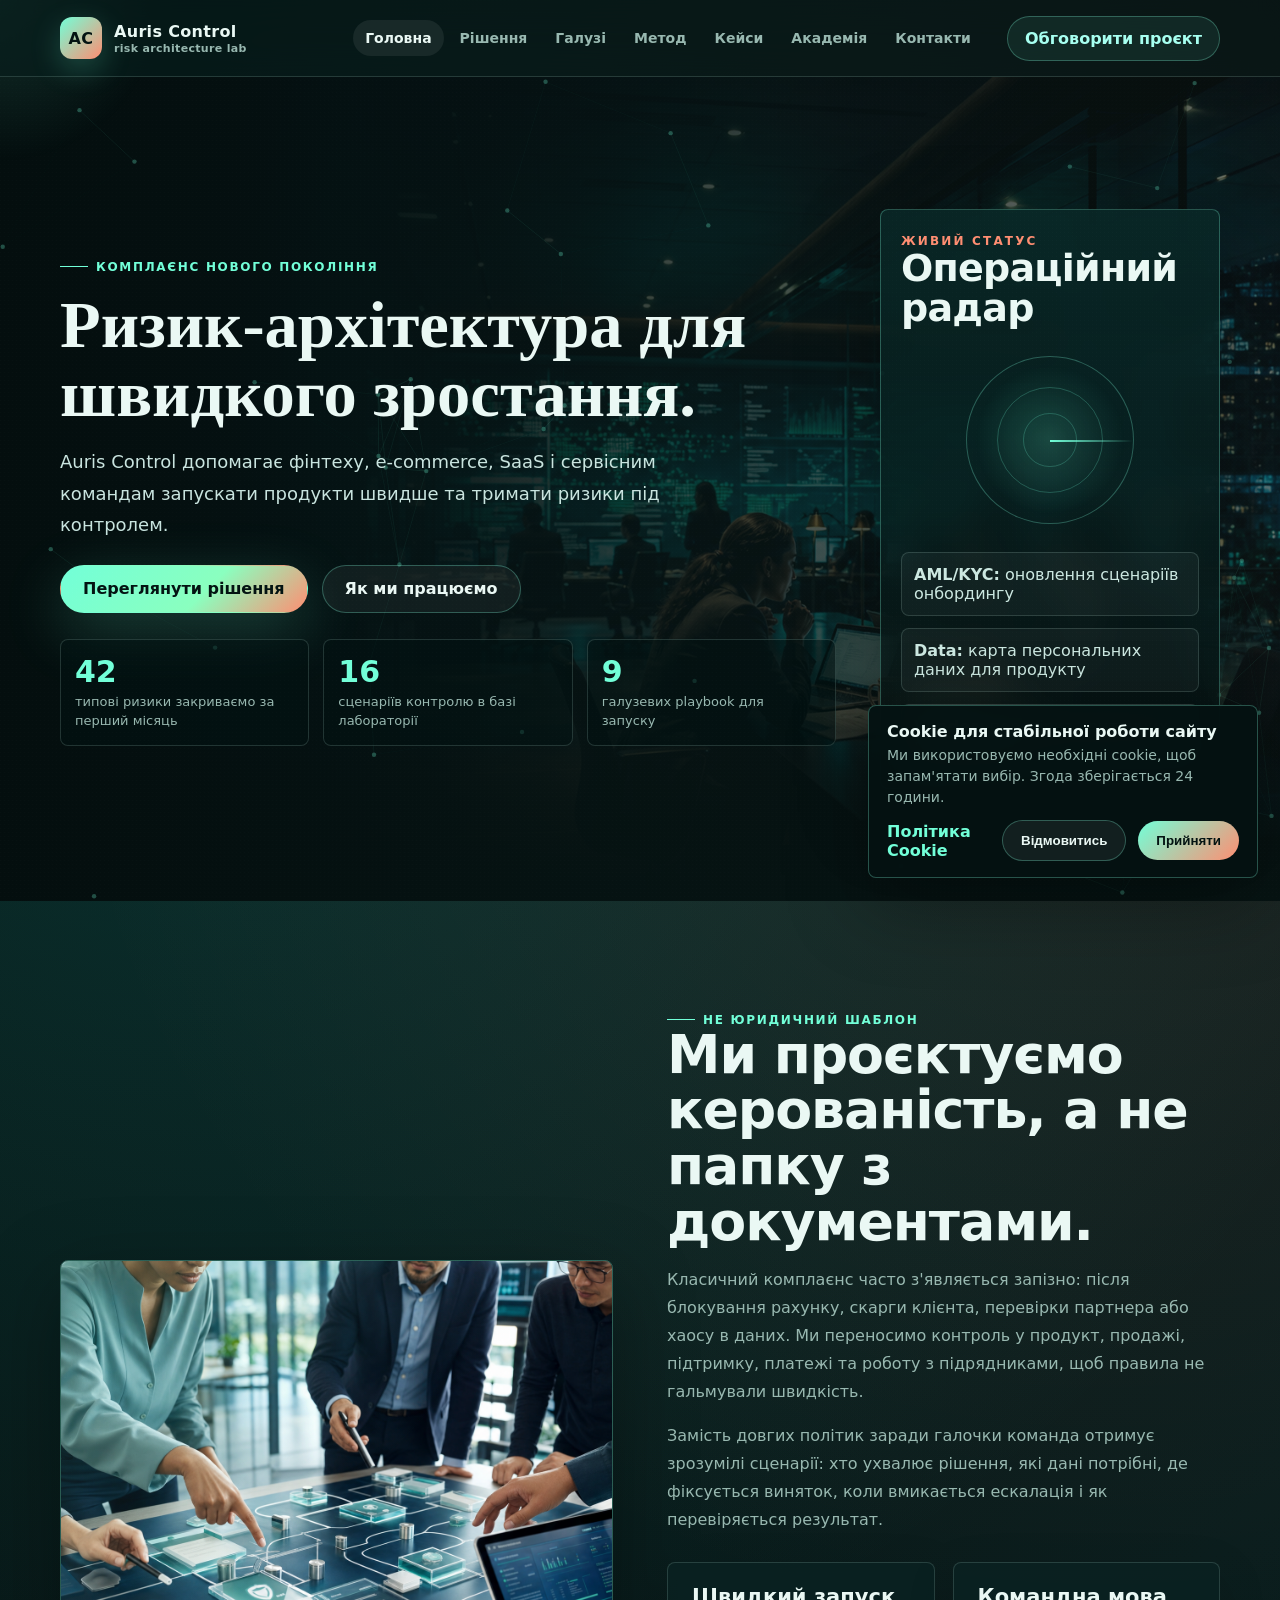
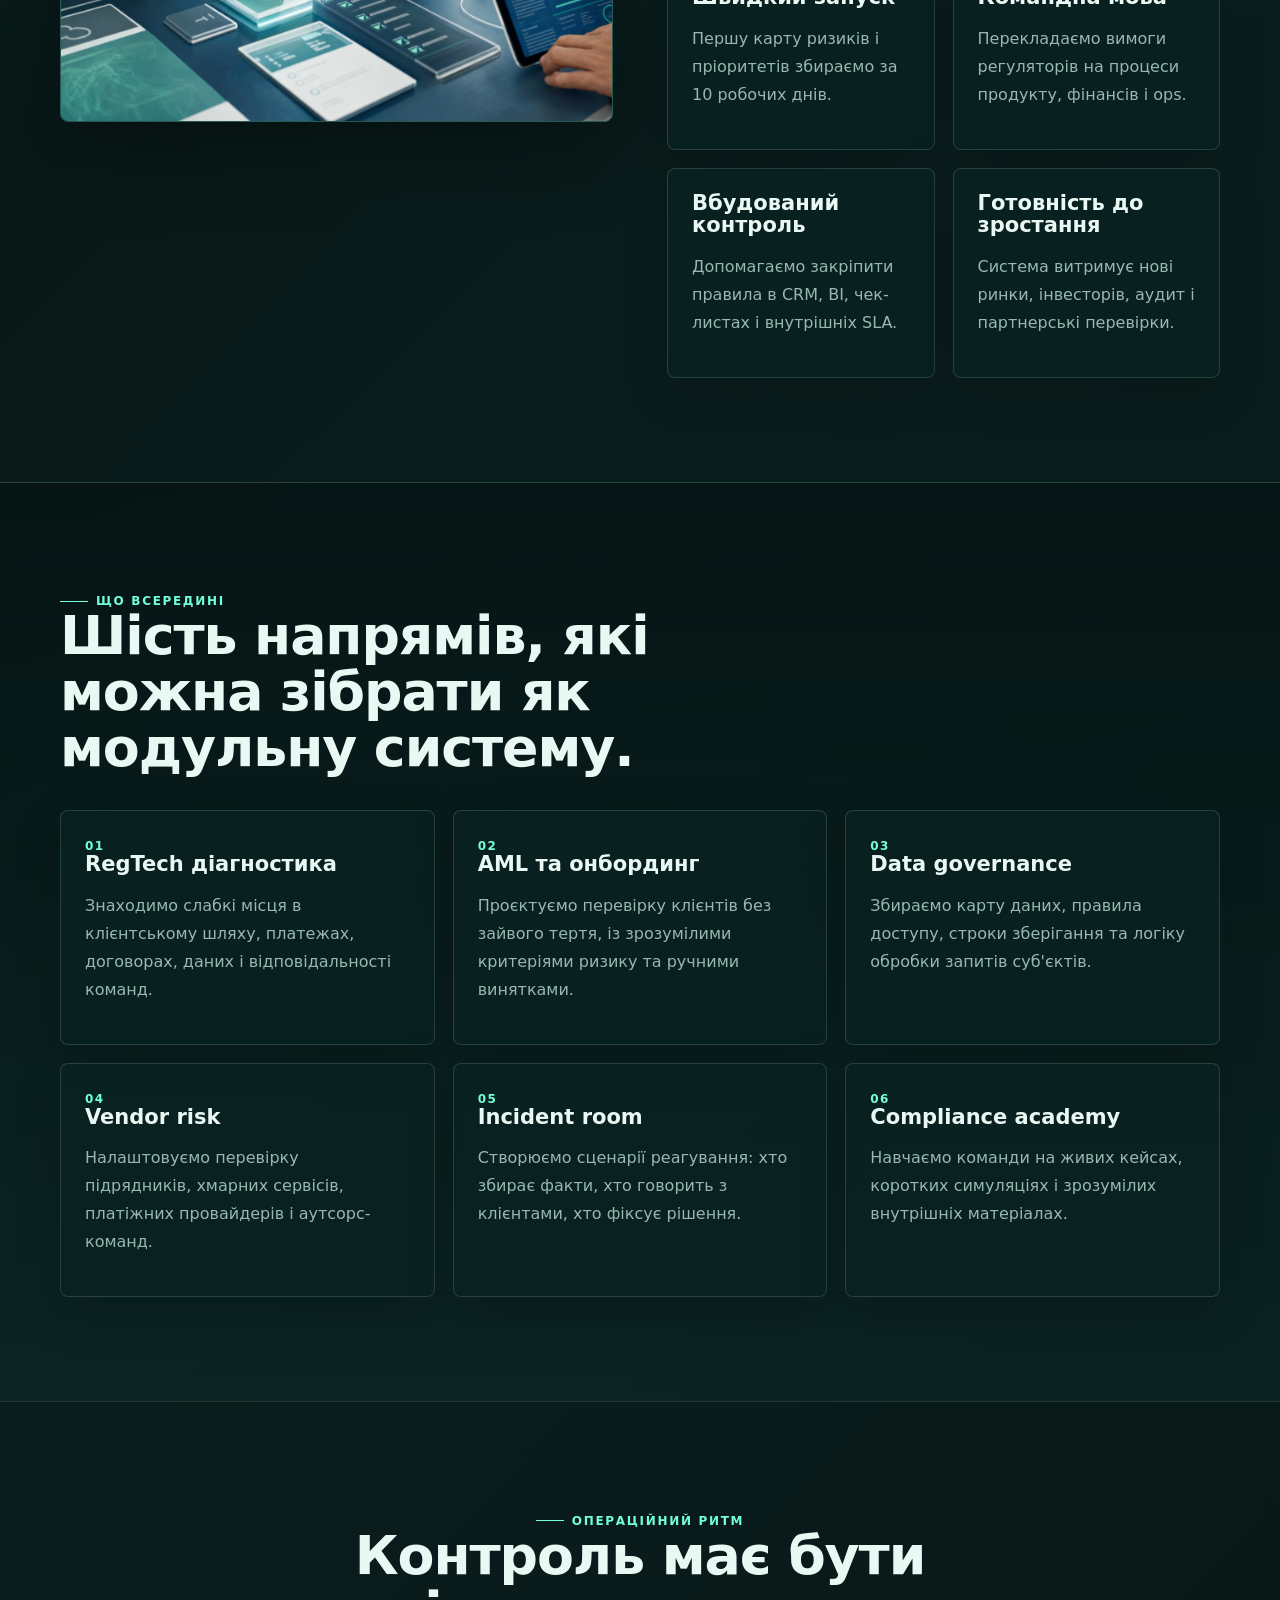
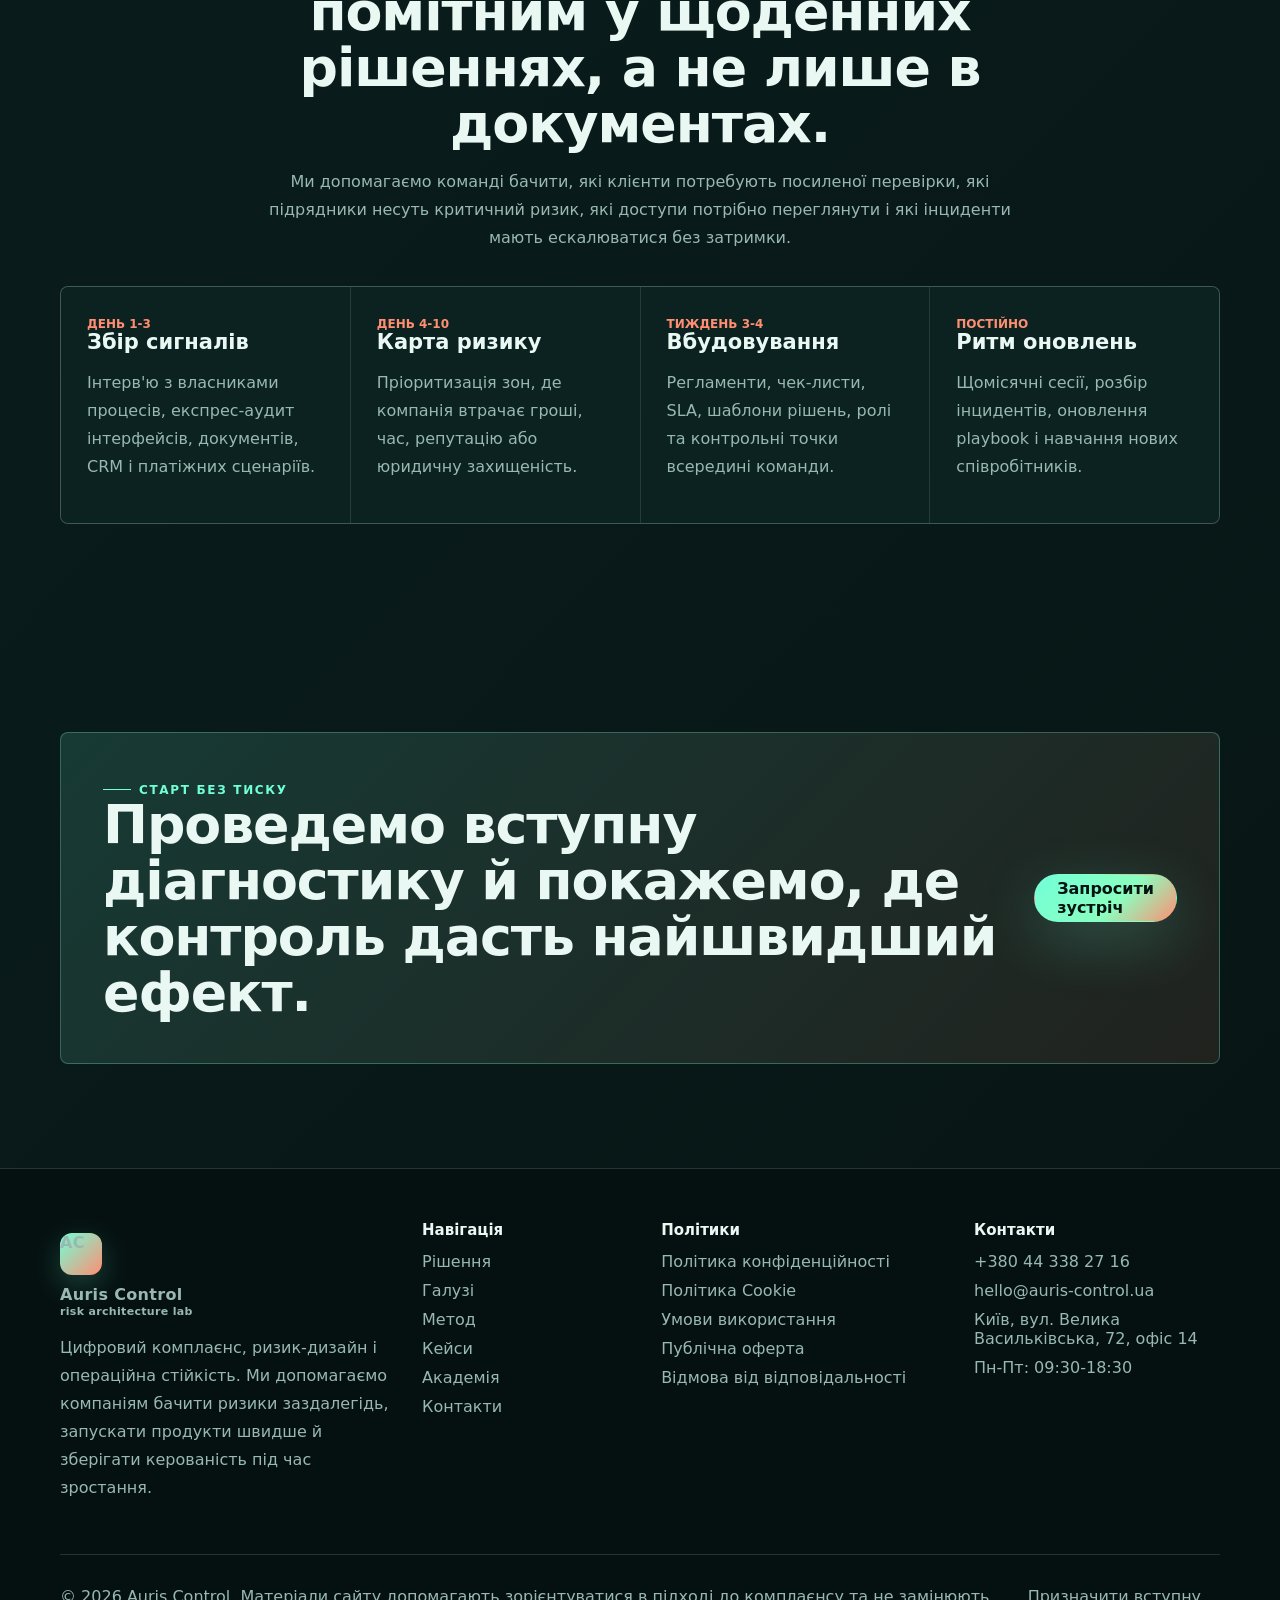
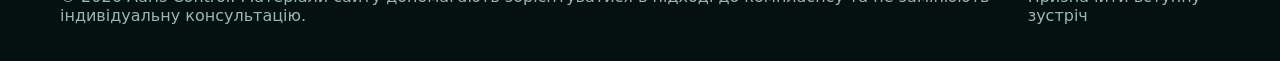
<file: index.html>
<!doctype html>
<html lang="uk">
<head>
  <meta charset="utf-8" />
  <meta name="viewport" content="width=device-width, initial-scale=1" />
  <meta name="description" content="Auris Control - цифровий комплаєнс і ризик-дизайн для технологічних компаній." />
  <title>Головна - Auris Control</title>
  <link rel="stylesheet" href="assets/css/style.css" />
  <link rel="icon" type="image/svg+xml" href="assets/images/favicon.svg" />
</head>
<body>
  <div class="noise" aria-hidden="true"></div>
  <div class="cursor-glow" aria-hidden="true"></div>
  <header class="site-header">
    <div class="container nav-wrap">
      <a class="brand" href="index.html" aria-label="Auris Control">
        <span class="brand-mark">AC</span>
        <span><strong>Auris Control</strong><small>risk architecture lab</small></span>
      </a>
      <button class="nav-toggle" type="button" aria-label="Відкрити меню"><span></span><span></span><span></span></button>
      <nav class="main-nav" aria-label="Основна навігація"><a class=" active" href="index.html">Головна</a><a class="" href="solutions.html">Рішення</a><a class="" href="industries.html">Галузі</a><a class="" href="method.html">Метод</a><a class="" href="cases.html">Кейси</a><a class="" href="academy.html">Академія</a><a class="" href="contact.html">Контакти</a></nav>
      <a class="header-cta" href="contact.html">Обговорити проєкт</a>
    </div>
  </header>
  <main><section class="hero hero-home">
  <canvas class="signal-canvas" data-canvas></canvas>
  <div class="hero-media" aria-hidden="true"><img src="assets/images/hero-ops-room.png" alt=""></div>
  <div class="container hero-grid">
    <div class="hero-copy reveal">
      <span class="eyebrow">Комплаєнс нового покоління</span>
      <h1>Ризик-архітектура для швидкого зростання.</h1>
      <p class="lead">Auris Control допомагає фінтеху, e-commerce, SaaS і сервісним командам запускати продукти швидше та тримати ризики під контролем.</p>
      <div class="hero-actions">
        <a class="btn btn-primary" href="solutions.html">Переглянути рішення</a>
        <a class="btn btn-ghost" href="method.html">Як ми працюємо</a>
      </div>
      <div class="hero-facts">
        <div><strong data-counter="42">42</strong><span>типові ризики закриваємо за перший місяць</span></div>
        <div><strong data-counter="16">16</strong><span>сценаріїв контролю в базі лабораторії</span></div>
        <div><strong data-counter="9">9</strong><span>галузевих playbook для запуску</span></div>
      </div>
    </div>
    <aside class="hero-panel reveal" data-delay="120">
      <span class="panel-label">живий статус</span>
      <h2>Операційний радар</h2>
      <div class="radar">
        <span></span><span></span><span></span><i></i>
      </div>
      <ul class="pulse-list">
        <li><b>AML/KYC:</b> оновлення сценаріїв онбордингу</li>
        <li><b>Data:</b> карта персональних даних для продукту</li>
        <li><b>Vendor:</b> перевірка критичних підрядників</li>
      </ul>
    </aside>
  </div>
</section>
<section class="section split-section">
  <div class="container split">
    <div class="visual-card reveal"><img src="assets/images/strategy-table.png" alt="Команда обговорює цифрову карту ризиків"></div>
    <div class="reveal">
      <span class="eyebrow">Не юридичний шаблон</span>
      <h2>Ми проєктуємо керованість, а не папку з документами.</h2>
      <p>Класичний комплаєнс часто з'являється запізно: після блокування рахунку, скарги клієнта, перевірки партнера або хаосу в даних. Ми переносимо контроль у продукт, продажі, підтримку, платежі та роботу з підрядниками, щоб правила не гальмували швидкість.</p>
      <p>Замість довгих політик заради галочки команда отримує зрозумілі сценарії: хто ухвалює рішення, які дані потрібні, де фіксується виняток, коли вмикається ескалація і як перевіряється результат.</p>
      <div class="feature-grid compact">
        <article><h3>Швидкий запуск</h3><p>Першу карту ризиків і пріоритетів збираємо за 10 робочих днів.</p></article>
        <article><h3>Командна мова</h3><p>Перекладаємо вимоги регуляторів на процеси продукту, фінансів і ops.</p></article>
        <article><h3>Вбудований контроль</h3><p>Допомагаємо закріпити правила в CRM, BI, чек-листах і внутрішніх SLA.</p></article>
        <article><h3>Готовність до зростання</h3><p>Система витримує нові ринки, інвесторів, аудит і партнерські перевірки.</p></article>
      </div>
    </div>
  </div>
</section>
<section class="section dark-band">
  <div class="container">
    <div class="section-head reveal">
      <span class="eyebrow">Що всередині</span>
      <h2>Шість напрямів, які можна зібрати як модульну систему.</h2>
    </div>
    <div class="service-orbit">
      <article class="orbit-card reveal"><span>01</span><h3>RegTech діагностика</h3><p>Знаходимо слабкі місця в клієнтському шляху, платежах, договорах, даних і відповідальності команд.</p></article><article class="orbit-card reveal"><span>02</span><h3>AML та онбординг</h3><p>Проєктуємо перевірку клієнтів без зайвого тертя, із зрозумілими критеріями ризику та ручними винятками.</p></article><article class="orbit-card reveal"><span>03</span><h3>Data governance</h3><p>Збираємо карту даних, правила доступу, строки зберігання та логіку обробки запитів суб'єктів.</p></article><article class="orbit-card reveal"><span>04</span><h3>Vendor risk</h3><p>Налаштовуємо перевірку підрядників, хмарних сервісів, платіжних провайдерів і аутсорс-команд.</p></article><article class="orbit-card reveal"><span>05</span><h3>Incident room</h3><p>Створюємо сценарії реагування: хто збирає факти, хто говорить з клієнтами, хто фіксує рішення.</p></article><article class="orbit-card reveal"><span>06</span><h3>Compliance academy</h3><p>Навчаємо команди на живих кейсах, коротких симуляціях і зрозумілих внутрішніх матеріалах.</p></article>
    </div>
  </div>
</section>
<section class="section">
  <div class="container">
    <div class="section-head centered reveal">
      <span class="eyebrow">Операційний ритм</span>
      <h2>Контроль має бути помітним у щоденних рішеннях, а не лише в документах.</h2>
      <p>Ми допомагаємо команді бачити, які клієнти потребують посиленої перевірки, які підрядники несуть критичний ризик, які доступи потрібно переглянути і які інциденти мають ескалюватися без затримки.</p>
    </div>
    <div class="timeline reveal">
      <div><span>День 1-3</span><h3>Збір сигналів</h3><p>Інтерв'ю з власниками процесів, експрес-аудит інтерфейсів, документів, CRM і платіжних сценаріїв.</p></div>
      <div><span>День 4-10</span><h3>Карта ризику</h3><p>Пріоритизація зон, де компанія втрачає гроші, час, репутацію або юридичну захищеність.</p></div>
      <div><span>Тиждень 3-4</span><h3>Вбудовування</h3><p>Регламенти, чек-листи, SLA, шаблони рішень, ролі та контрольні точки всередині команди.</p></div>
      <div><span>Постійно</span><h3>Ритм оновлень</h3><p>Щомісячні сесії, розбір інцидентів, оновлення playbook і навчання нових співробітників.</p></div>
    </div>
  </div>
</section>
<section class="section cta-section">
  <div class="container cta-panel reveal">
    <div>
      <span class="eyebrow">Старт без тиску</span>
      <h2>Проведемо вступну діагностику й покажемо, де контроль дасть найшвидший ефект.</h2>
    </div>
    <a class="btn btn-primary" href="contact.html">Запросити зустріч</a>
  </div>
</section></main>
  <footer class="footer">
    <div class="container footer-grid">
      <div>
        <a class="brand footer-brand" href="index.html"><span class="brand-mark">AC</span><span><strong>Auris Control</strong><small>risk architecture lab</small></span></a>
        <p>Цифровий комплаєнс, ризик-дизайн і операційна стійкість. Ми допомагаємо компаніям бачити ризики заздалегідь, запускати продукти швидше й зберігати керованість під час зростання.</p>
      </div>
      <div>
        <h3>Навігація</h3>
        <a href="solutions.html">Рішення</a>
        <a href="industries.html">Галузі</a>
        <a href="method.html">Метод</a>
        <a href="cases.html">Кейси</a>
        <a href="academy.html">Академія</a>
        <a href="contact.html">Контакти</a>
      </div>
      <div>
        <h3>Політики</h3>
        <a href="privacy.html">Політика конфіденційності</a>
        <a href="cookie-policy.html">Політика Cookie</a>
        <a href="terms.html">Умови використання</a>
        <a href="offer-agreement.html">Публічна оферта</a>
        <a href="disclaimer.html">Відмова від відповідальності</a>
      </div>
      <div>
        <h3>Контакти</h3>
        <a href="tel:+380443382716">+380 44 338 27 16</a>
        <a href="mailto:hello@auris-control.ua">hello@auris-control.ua</a>
        <span>Київ, вул. Велика Васильківська, 72, офіс 14</span>
        <span>Пн-Пт: 09:30-18:30</span>
      </div>
    </div>
    <div class="container footer-bottom">
      <span>© 2026 Auris Control. Матеріали сайту допомагають зорієнтуватися в підході до комплаєнсу та не замінюють індивідуальну консультацію.</span>
      <a href="contact.html">Призначити вступну зустріч</a>
    </div>
  </footer>
  <script src="assets/js/main.js"></script>
  <div class="cookie-banner" data-cookie-banner>
    <div>
      <strong>Cookie для стабільної роботи сайту</strong>
      <p>Ми використовуємо необхідні cookie, щоб запам'ятати вибір. Згода зберігається 24 години.</p>
    </div>
    <div class="cookie-actions">
      <a href="cookie-policy.html">Політика Cookie</a>
      <button class="cookie-reject" type="button" data-cookie-reject>Відмовитись</button>
      <button type="button" data-cookie-accept>Прийняти</button>
    </div>
  </div>
</body>
</html>
</file>
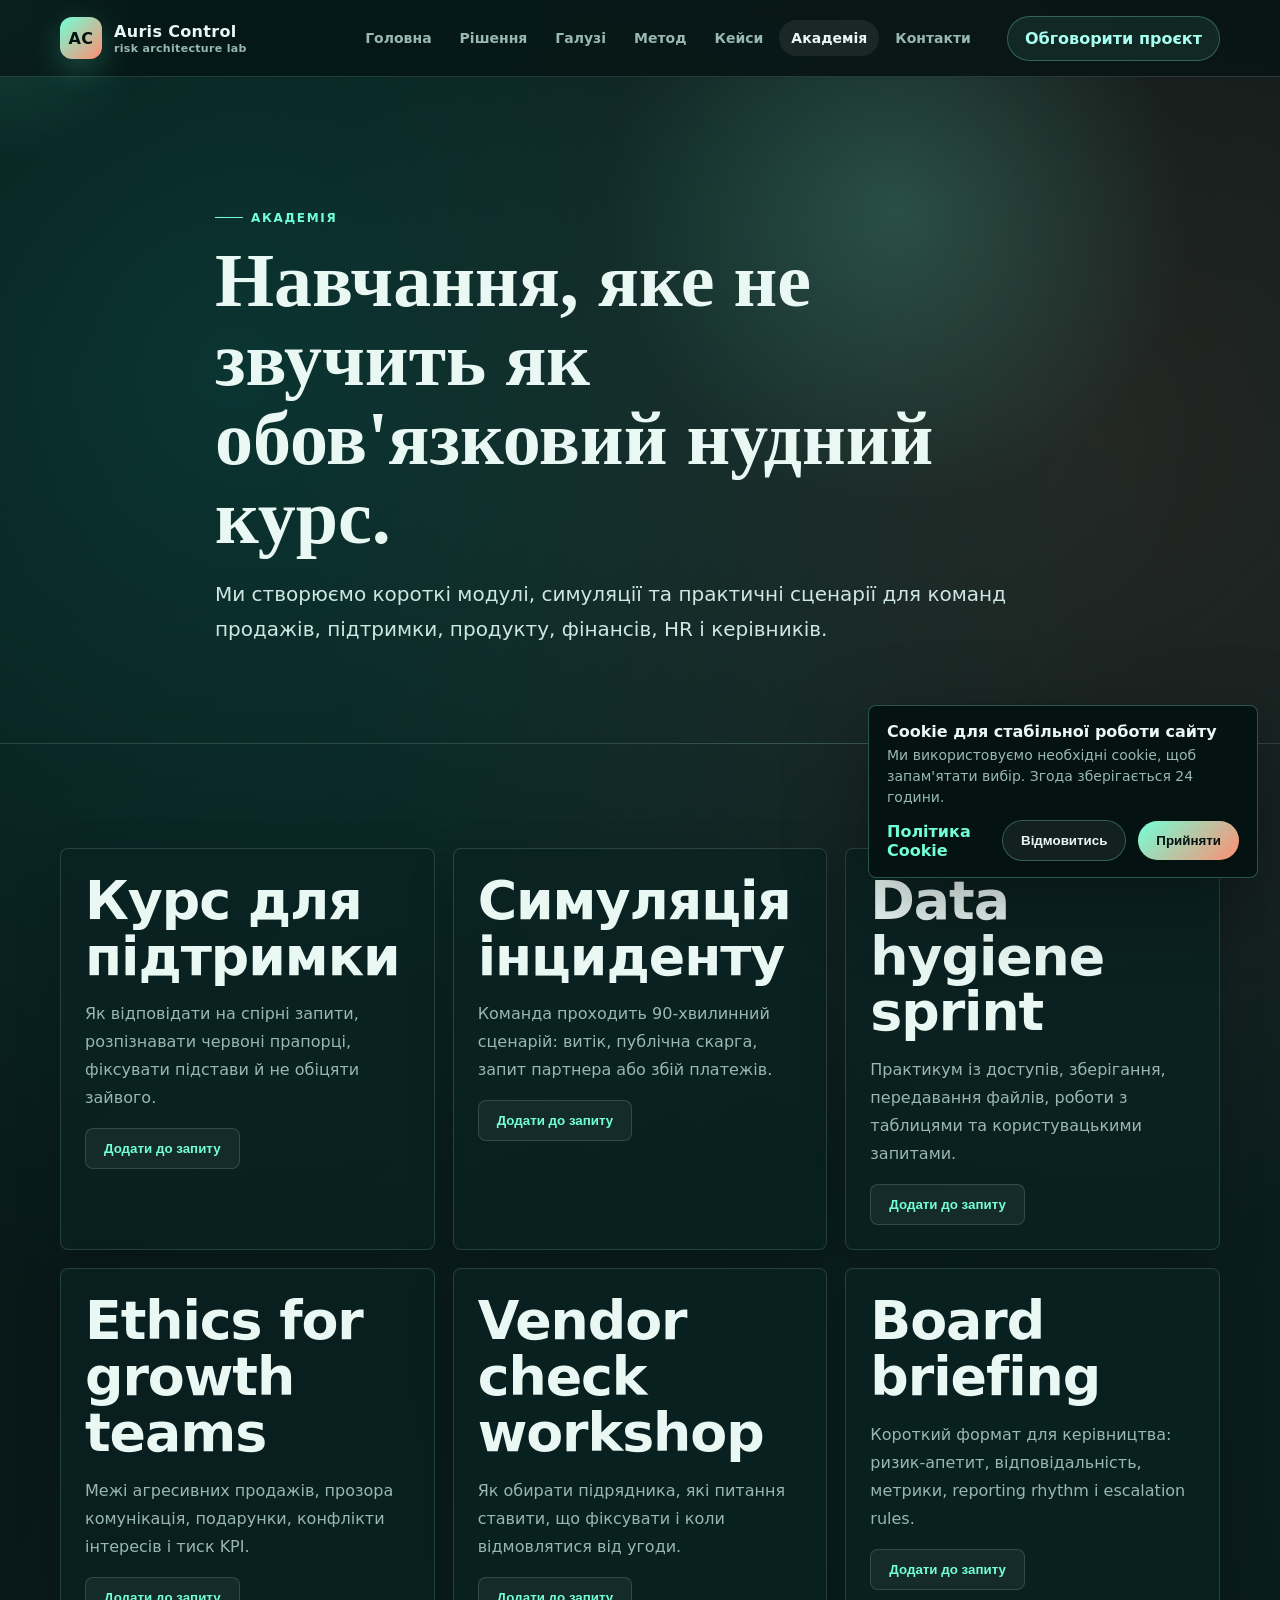
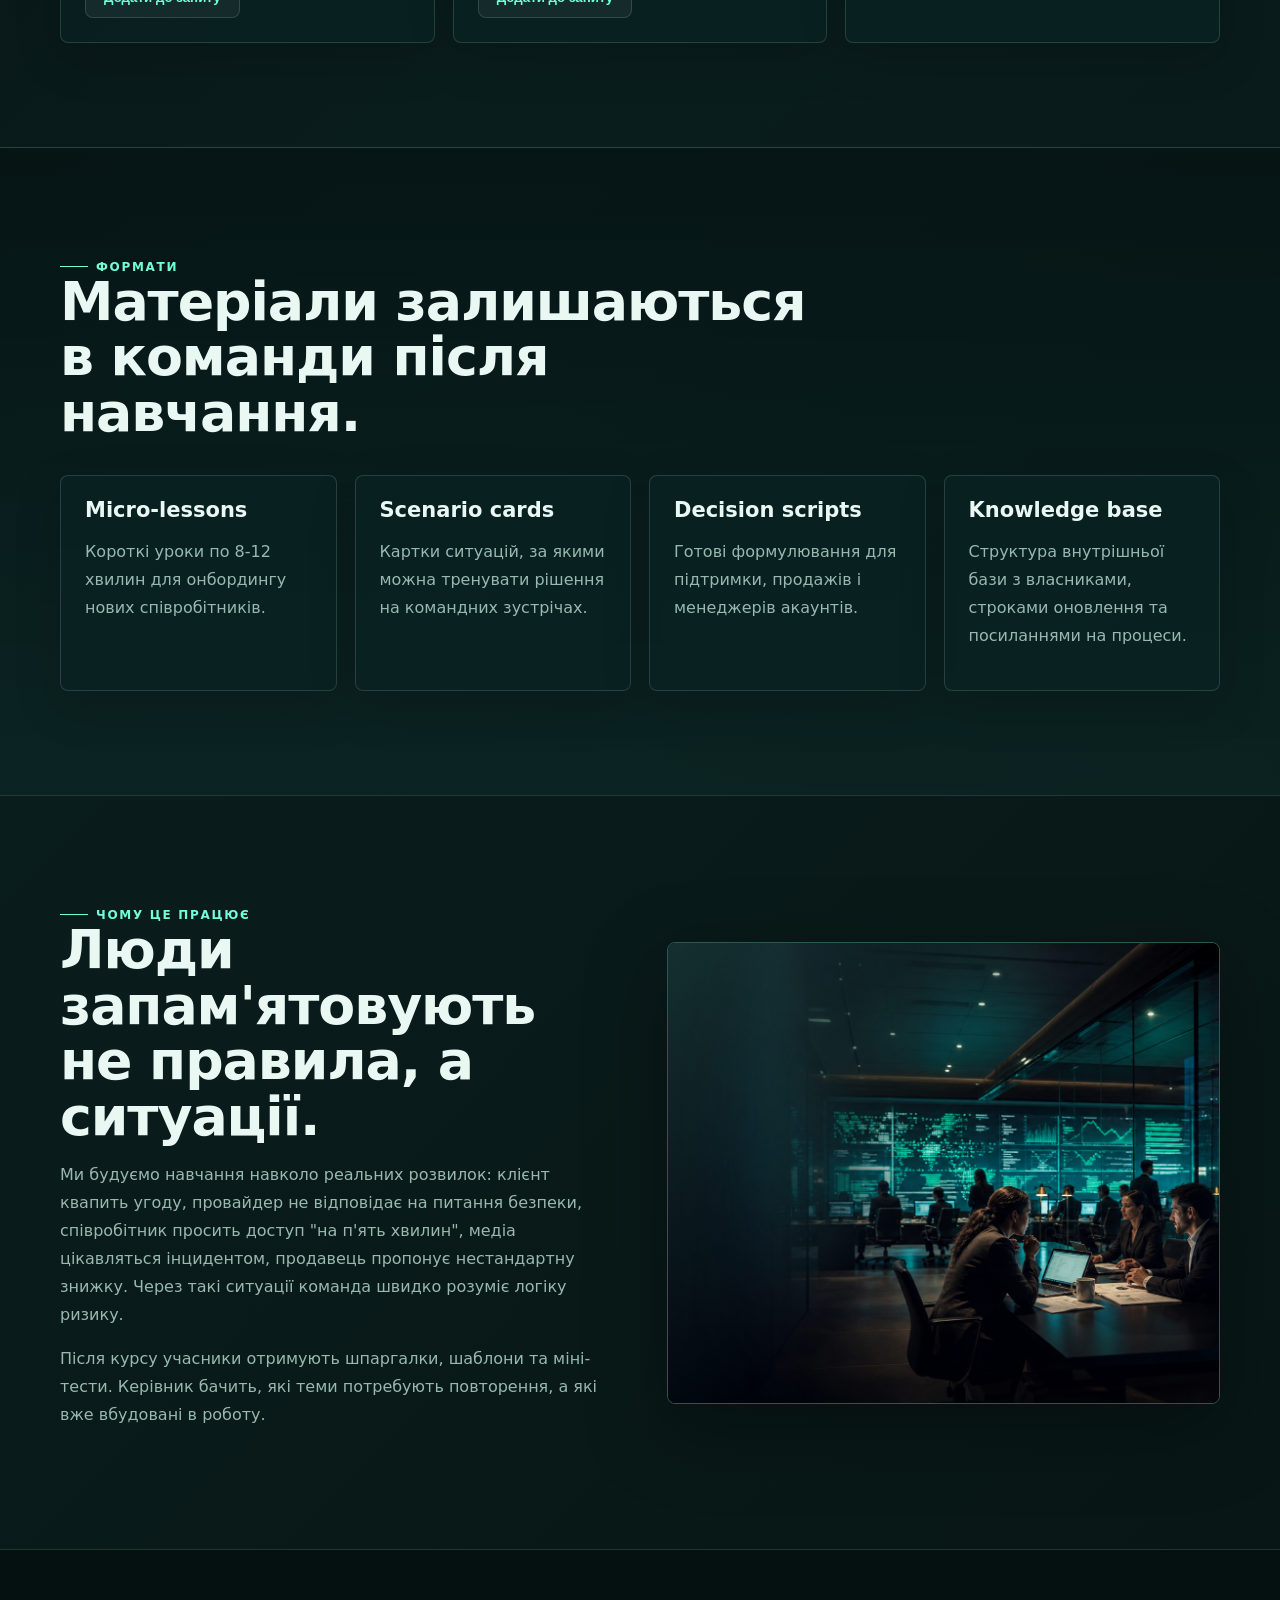
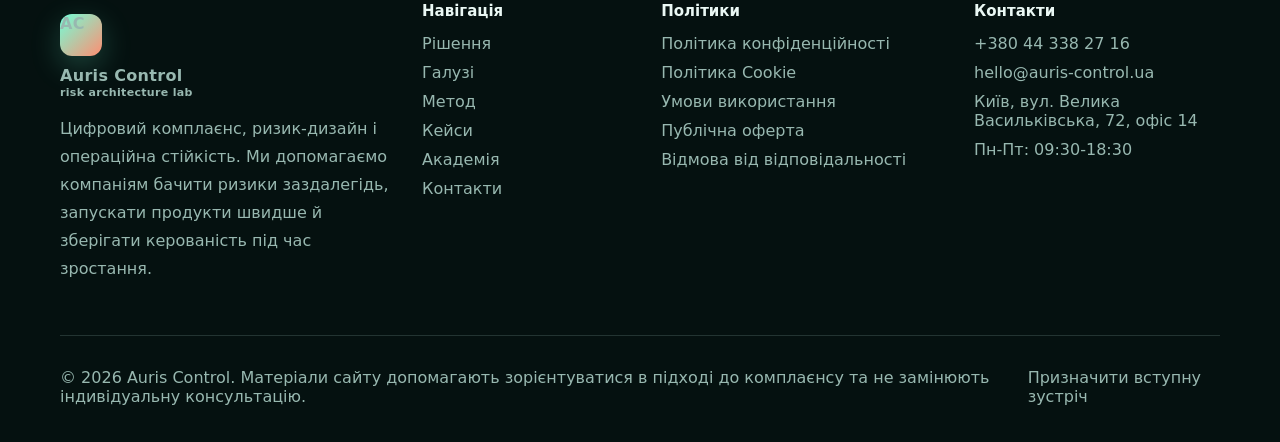
<file: academy.html>
<!doctype html>
<html lang="uk">
<head>
  <meta charset="utf-8" />
  <meta name="viewport" content="width=device-width, initial-scale=1" />
  <meta name="description" content="Auris Academy - навчання команд комплаєнсу, ризикам, даним, інцидентам і етиці рішень." />
  <title>Академія - Auris Control</title>
  <link rel="stylesheet" href="assets/css/style.css" />
  <link rel="icon" type="image/svg+xml" href="assets/images/favicon.svg" />
</head>
<body>
  <div class="noise" aria-hidden="true"></div>
  <div class="cursor-glow" aria-hidden="true"></div>
  <header class="site-header">
    <div class="container nav-wrap">
      <a class="brand" href="index.html" aria-label="Auris Control">
        <span class="brand-mark">AC</span>
        <span><strong>Auris Control</strong><small>risk architecture lab</small></span>
      </a>
      <button class="nav-toggle" type="button" aria-label="Відкрити меню"><span></span><span></span><span></span></button>
      <nav class="main-nav" aria-label="Основна навігація"><a class="" href="index.html">Головна</a><a class="" href="solutions.html">Рішення</a><a class="" href="industries.html">Галузі</a><a class="" href="method.html">Метод</a><a class="" href="cases.html">Кейси</a><a class=" active" href="academy.html">Академія</a><a class="" href="contact.html">Контакти</a></nav>
      <a class="header-cta" href="contact.html">Обговорити проєкт</a>
    </div>
  </header>
  <main><section class="page-hero">
    <div class="container narrow reveal">
      <span class="eyebrow">Академія</span>
      <h1>Навчання, яке не звучить як обов'язковий нудний курс.</h1>
      <p>Ми створюємо короткі модулі, симуляції та практичні сценарії для команд продажів, підтримки, продукту, фінансів, HR і керівників.</p>
    </div>
  </section>
<section class="section">
  <div class="container academy-grid">
    <article class="academy-card reveal"><h2>Курс для підтримки</h2><p>Як відповідати на спірні запити, розпізнавати червоні прапорці, фіксувати підстави й не обіцяти зайвого.</p><button type="button" data-toast="Програму додано до запиту">Додати до запиту</button></article><article class="academy-card reveal"><h2>Симуляція інциденту</h2><p>Команда проходить 90-хвилинний сценарій: витік, публічна скарга, запит партнера або збій платежів.</p><button type="button" data-toast="Програму додано до запиту">Додати до запиту</button></article><article class="academy-card reveal"><h2>Data hygiene sprint</h2><p>Практикум із доступів, зберігання, передавання файлів, роботи з таблицями та користувацькими запитами.</p><button type="button" data-toast="Програму додано до запиту">Додати до запиту</button></article><article class="academy-card reveal"><h2>Ethics for growth teams</h2><p>Межі агресивних продажів, прозора комунікація, подарунки, конфлікти інтересів і тиск KPI.</p><button type="button" data-toast="Програму додано до запиту">Додати до запиту</button></article><article class="academy-card reveal"><h2>Vendor check workshop</h2><p>Як обирати підрядника, які питання ставити, що фіксувати і коли відмовлятися від угоди.</p><button type="button" data-toast="Програму додано до запиту">Додати до запиту</button></article><article class="academy-card reveal"><h2>Board briefing</h2><p>Короткий формат для керівництва: ризик-апетит, відповідальність, метрики, reporting rhythm і escalation rules.</p><button type="button" data-toast="Програму додано до запиту">Додати до запиту</button></article>
  </div>
</section>
<section class="section dark-band">
  <div class="container">
    <div class="section-head reveal"><span class="eyebrow">Формати</span><h2>Матеріали залишаються в команди після навчання.</h2></div>
    <div class="format-grid">
      <article class="format-card reveal"><h3>Micro-lessons</h3><p>Короткі уроки по 8-12 хвилин для онбордингу нових співробітників.</p></article><article class="format-card reveal"><h3>Scenario cards</h3><p>Картки ситуацій, за якими можна тренувати рішення на командних зустрічах.</p></article><article class="format-card reveal"><h3>Decision scripts</h3><p>Готові формулювання для підтримки, продажів і менеджерів акаунтів.</p></article><article class="format-card reveal"><h3>Knowledge base</h3><p>Структура внутрішньої бази з власниками, строками оновлення та посиланнями на процеси.</p></article>
    </div>
  </div>
</section>
<section class="section image-text">
  <div class="container split">
    <div class="reveal">
      <span class="eyebrow">Чому це працює</span>
      <h2>Люди запам'ятовують не правила, а ситуації.</h2>
      <p>Ми будуємо навчання навколо реальних розвилок: клієнт квапить угоду, провайдер не відповідає на питання безпеки, співробітник просить доступ "на п'ять хвилин", медіа цікавляться інцидентом, продавець пропонує нестандартну знижку. Через такі ситуації команда швидко розуміє логіку ризику.</p>
      <p>Після курсу учасники отримують шпаргалки, шаблони та міні-тести. Керівник бачить, які теми потребують повторення, а які вже вбудовані в роботу.</p>
    </div>
    <div class="visual-card reveal"><img src="assets/images/hero-ops-room.png" alt="Команда в цифровій операційній кімнаті"></div>
  </div>
</section></main>
  <footer class="footer">
    <div class="container footer-grid">
      <div>
        <a class="brand footer-brand" href="index.html"><span class="brand-mark">AC</span><span><strong>Auris Control</strong><small>risk architecture lab</small></span></a>
        <p>Цифровий комплаєнс, ризик-дизайн і операційна стійкість. Ми допомагаємо компаніям бачити ризики заздалегідь, запускати продукти швидше й зберігати керованість під час зростання.</p>
      </div>
      <div>
        <h3>Навігація</h3>
        <a href="solutions.html">Рішення</a>
        <a href="industries.html">Галузі</a>
        <a href="method.html">Метод</a>
        <a href="cases.html">Кейси</a>
        <a href="academy.html">Академія</a>
        <a href="contact.html">Контакти</a>
      </div>
      <div>
        <h3>Політики</h3>
        <a href="privacy.html">Політика конфіденційності</a>
        <a href="cookie-policy.html">Політика Cookie</a>
        <a href="terms.html">Умови використання</a>
        <a href="offer-agreement.html">Публічна оферта</a>
        <a href="disclaimer.html">Відмова від відповідальності</a>
      </div>
      <div>
        <h3>Контакти</h3>
        <a href="tel:+380443382716">+380 44 338 27 16</a>
        <a href="mailto:hello@auris-control.ua">hello@auris-control.ua</a>
        <span>Київ, вул. Велика Васильківська, 72, офіс 14</span>
        <span>Пн-Пт: 09:30-18:30</span>
      </div>
    </div>
    <div class="container footer-bottom">
      <span>© 2026 Auris Control. Матеріали сайту допомагають зорієнтуватися в підході до комплаєнсу та не замінюють індивідуальну консультацію.</span>
      <a href="contact.html">Призначити вступну зустріч</a>
    </div>
  </footer>
  <script src="assets/js/main.js"></script>
  <div class="cookie-banner" data-cookie-banner>
    <div>
      <strong>Cookie для стабільної роботи сайту</strong>
      <p>Ми використовуємо необхідні cookie, щоб запам'ятати вибір. Згода зберігається 24 години.</p>
    </div>
    <div class="cookie-actions">
      <a href="cookie-policy.html">Політика Cookie</a>
      <button class="cookie-reject" type="button" data-cookie-reject>Відмовитись</button>
      <button type="button" data-cookie-accept>Прийняти</button>
    </div>
  </div>
</body>
</html>
</file>
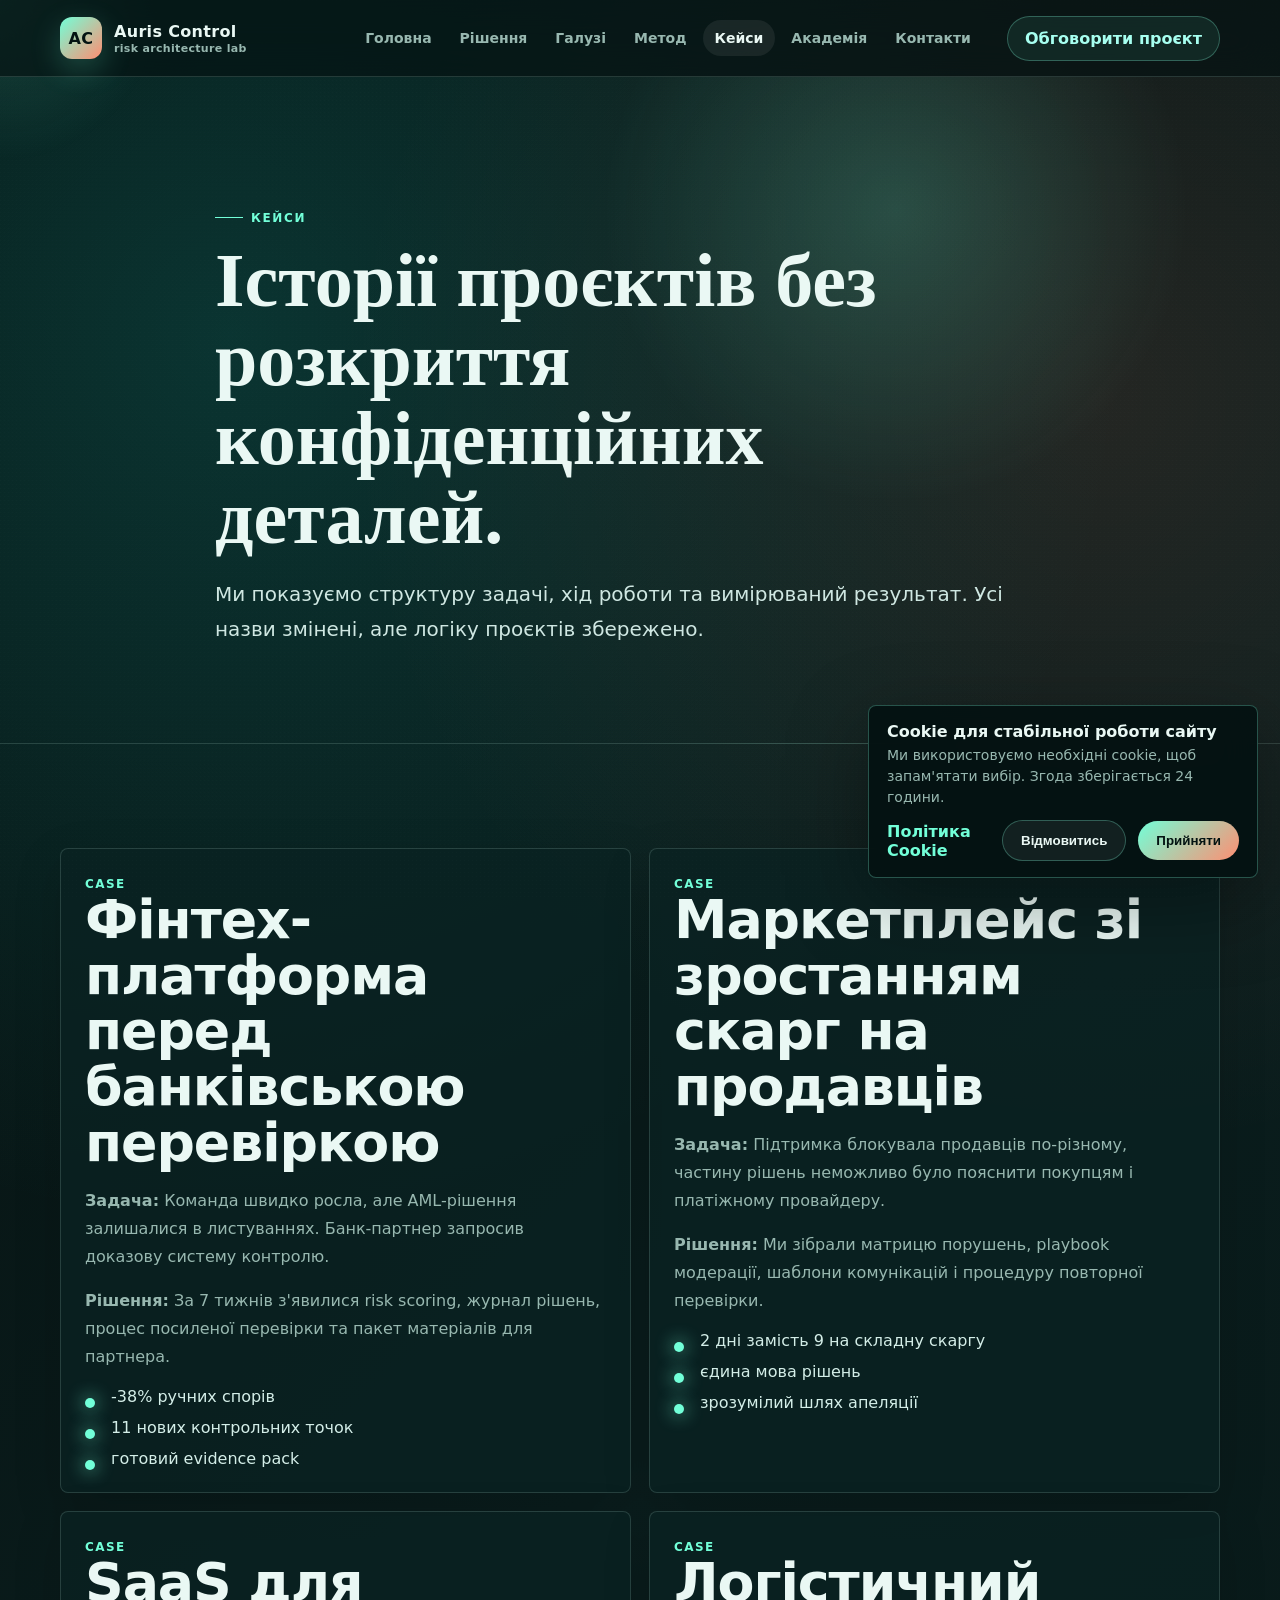
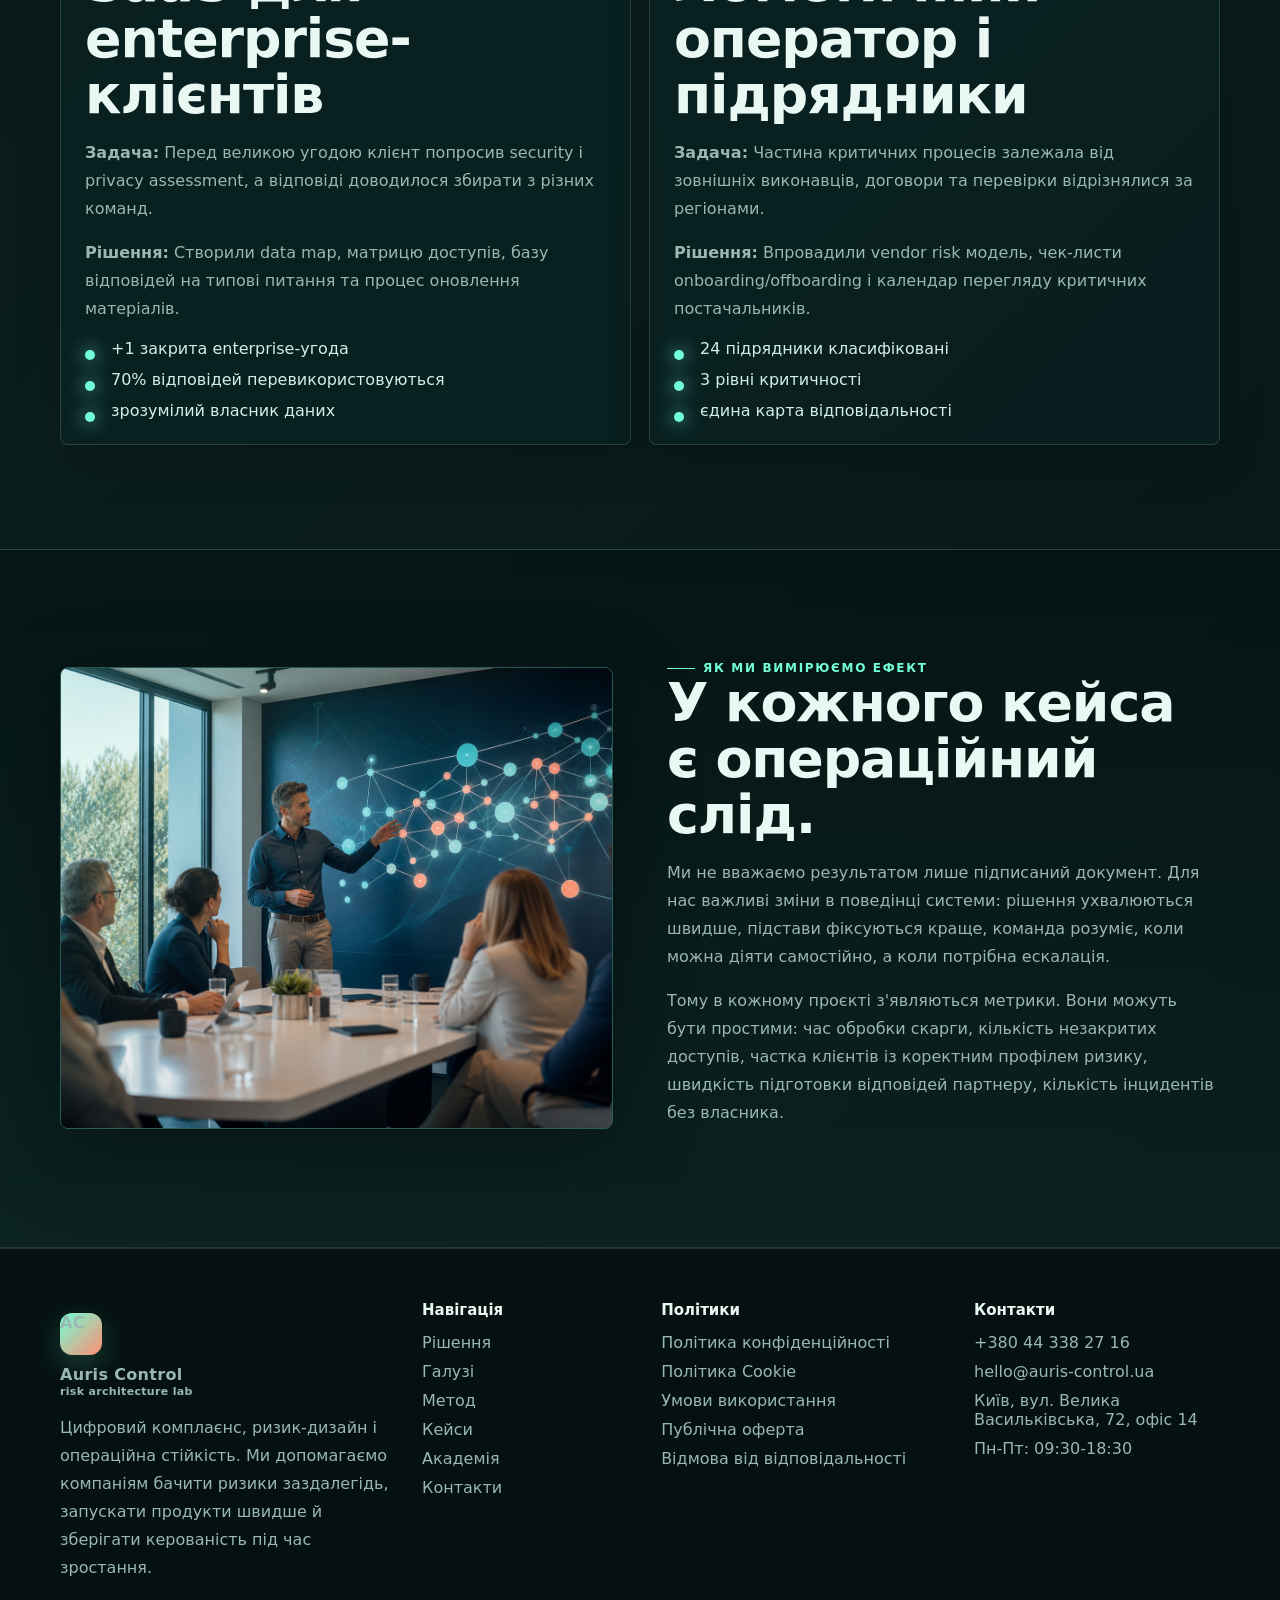
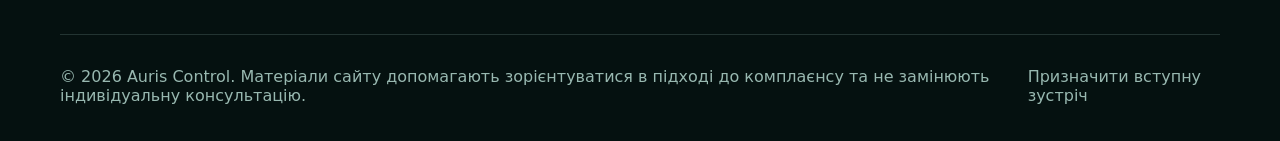
<file: cases.html>
<!doctype html>
<html lang="uk">
<head>
  <meta charset="utf-8" />
  <meta name="viewport" content="width=device-width, initial-scale=1" />
  <meta name="description" content="Приклади проєктів Auris Control для фінтеху, маркетплейсів, SaaS та операційних команд." />
  <title>Кейси - Auris Control</title>
  <link rel="stylesheet" href="assets/css/style.css" />
  <link rel="icon" type="image/svg+xml" href="assets/images/favicon.svg" />
</head>
<body>
  <div class="noise" aria-hidden="true"></div>
  <div class="cursor-glow" aria-hidden="true"></div>
  <header class="site-header">
    <div class="container nav-wrap">
      <a class="brand" href="index.html" aria-label="Auris Control">
        <span class="brand-mark">AC</span>
        <span><strong>Auris Control</strong><small>risk architecture lab</small></span>
      </a>
      <button class="nav-toggle" type="button" aria-label="Відкрити меню"><span></span><span></span><span></span></button>
      <nav class="main-nav" aria-label="Основна навігація"><a class="" href="index.html">Головна</a><a class="" href="solutions.html">Рішення</a><a class="" href="industries.html">Галузі</a><a class="" href="method.html">Метод</a><a class=" active" href="cases.html">Кейси</a><a class="" href="academy.html">Академія</a><a class="" href="contact.html">Контакти</a></nav>
      <a class="header-cta" href="contact.html">Обговорити проєкт</a>
    </div>
  </header>
  <main><section class="page-hero">
    <div class="container narrow reveal">
      <span class="eyebrow">Кейси</span>
      <h1>Історії проєктів без розкриття конфіденційних деталей.</h1>
      <p>Ми показуємо структуру задачі, хід роботи та вимірюваний результат. Усі назви змінені, але логіку проєктів збережено.</p>
    </div>
  </section>
<section class="section">
  <div class="container case-grid">
    <article class="case-card reveal">
      <span>case</span><h2>Фінтех-платформа перед банківською перевіркою</h2><p><b>Задача:</b> Команда швидко росла, але AML-рішення залишалися в листуваннях. Банк-партнер запросив доказову систему контролю.</p><p><b>Рішення:</b> За 7 тижнів з'явилися risk scoring, журнал рішень, процес посиленої перевірки та пакет матеріалів для партнера.</p><ul><li>-38% ручних спорів</li><li>11 нових контрольних точок</li><li>готовий evidence pack</li></ul>
    </article><article class="case-card reveal">
      <span>case</span><h2>Маркетплейс зі зростанням скарг на продавців</h2><p><b>Задача:</b> Підтримка блокувала продавців по-різному, частину рішень неможливо було пояснити покупцям і платіжному провайдеру.</p><p><b>Рішення:</b> Ми зібрали матрицю порушень, playbook модерації, шаблони комунікацій і процедуру повторної перевірки.</p><ul><li>2 дні замість 9 на складну скаргу</li><li>єдина мова рішень</li><li>зрозумілий шлях апеляції</li></ul>
    </article><article class="case-card reveal">
      <span>case</span><h2>SaaS для enterprise-клієнтів</h2><p><b>Задача:</b> Перед великою угодою клієнт попросив security і privacy assessment, а відповіді доводилося збирати з різних команд.</p><p><b>Рішення:</b> Створили data map, матрицю доступів, базу відповідей на типові питання та процес оновлення матеріалів.</p><ul><li>+1 закрита enterprise-угода</li><li>70% відповідей перевикористовуються</li><li>зрозумілий власник даних</li></ul>
    </article><article class="case-card reveal">
      <span>case</span><h2>Логістичний оператор і підрядники</h2><p><b>Задача:</b> Частина критичних процесів залежала від зовнішніх виконавців, договори та перевірки відрізнялися за регіонами.</p><p><b>Рішення:</b> Впровадили vendor risk модель, чек-листи onboarding/offboarding і календар перегляду критичних постачальників.</p><ul><li>24 підрядники класифіковані</li><li>3 рівні критичності</li><li>єдина карта відповідальності</li></ul>
    </article>
  </div>
</section>
<section class="section dark-band">
  <div class="container split">
    <div class="visual-card reveal"><img src="assets/images/risk-workshop.png" alt="Сесія з розбору кейса"></div>
    <div class="reveal">
      <span class="eyebrow">Як ми вимірюємо ефект</span>
      <h2>У кожного кейса є операційний слід.</h2>
      <p>Ми не вважаємо результатом лише підписаний документ. Для нас важливі зміни в поведінці системи: рішення ухвалюються швидше, підстави фіксуються краще, команда розуміє, коли можна діяти самостійно, а коли потрібна ескалація.</p>
      <p>Тому в кожному проєкті з'являються метрики. Вони можуть бути простими: час обробки скарги, кількість незакритих доступів, частка клієнтів із коректним профілем ризику, швидкість підготовки відповідей партнеру, кількість інцидентів без власника.</p>
    </div>
  </div>
</section></main>
  <footer class="footer">
    <div class="container footer-grid">
      <div>
        <a class="brand footer-brand" href="index.html"><span class="brand-mark">AC</span><span><strong>Auris Control</strong><small>risk architecture lab</small></span></a>
        <p>Цифровий комплаєнс, ризик-дизайн і операційна стійкість. Ми допомагаємо компаніям бачити ризики заздалегідь, запускати продукти швидше й зберігати керованість під час зростання.</p>
      </div>
      <div>
        <h3>Навігація</h3>
        <a href="solutions.html">Рішення</a>
        <a href="industries.html">Галузі</a>
        <a href="method.html">Метод</a>
        <a href="cases.html">Кейси</a>
        <a href="academy.html">Академія</a>
        <a href="contact.html">Контакти</a>
      </div>
      <div>
        <h3>Політики</h3>
        <a href="privacy.html">Політика конфіденційності</a>
        <a href="cookie-policy.html">Політика Cookie</a>
        <a href="terms.html">Умови використання</a>
        <a href="offer-agreement.html">Публічна оферта</a>
        <a href="disclaimer.html">Відмова від відповідальності</a>
      </div>
      <div>
        <h3>Контакти</h3>
        <a href="tel:+380443382716">+380 44 338 27 16</a>
        <a href="mailto:hello@auris-control.ua">hello@auris-control.ua</a>
        <span>Київ, вул. Велика Васильківська, 72, офіс 14</span>
        <span>Пн-Пт: 09:30-18:30</span>
      </div>
    </div>
    <div class="container footer-bottom">
      <span>© 2026 Auris Control. Матеріали сайту допомагають зорієнтуватися в підході до комплаєнсу та не замінюють індивідуальну консультацію.</span>
      <a href="contact.html">Призначити вступну зустріч</a>
    </div>
  </footer>
  <script src="assets/js/main.js"></script>
  <div class="cookie-banner" data-cookie-banner>
    <div>
      <strong>Cookie для стабільної роботи сайту</strong>
      <p>Ми використовуємо необхідні cookie, щоб запам'ятати вибір. Згода зберігається 24 години.</p>
    </div>
    <div class="cookie-actions">
      <a href="cookie-policy.html">Політика Cookie</a>
      <button class="cookie-reject" type="button" data-cookie-reject>Відмовитись</button>
      <button type="button" data-cookie-accept>Прийняти</button>
    </div>
  </div>
</body>
</html>
</file>
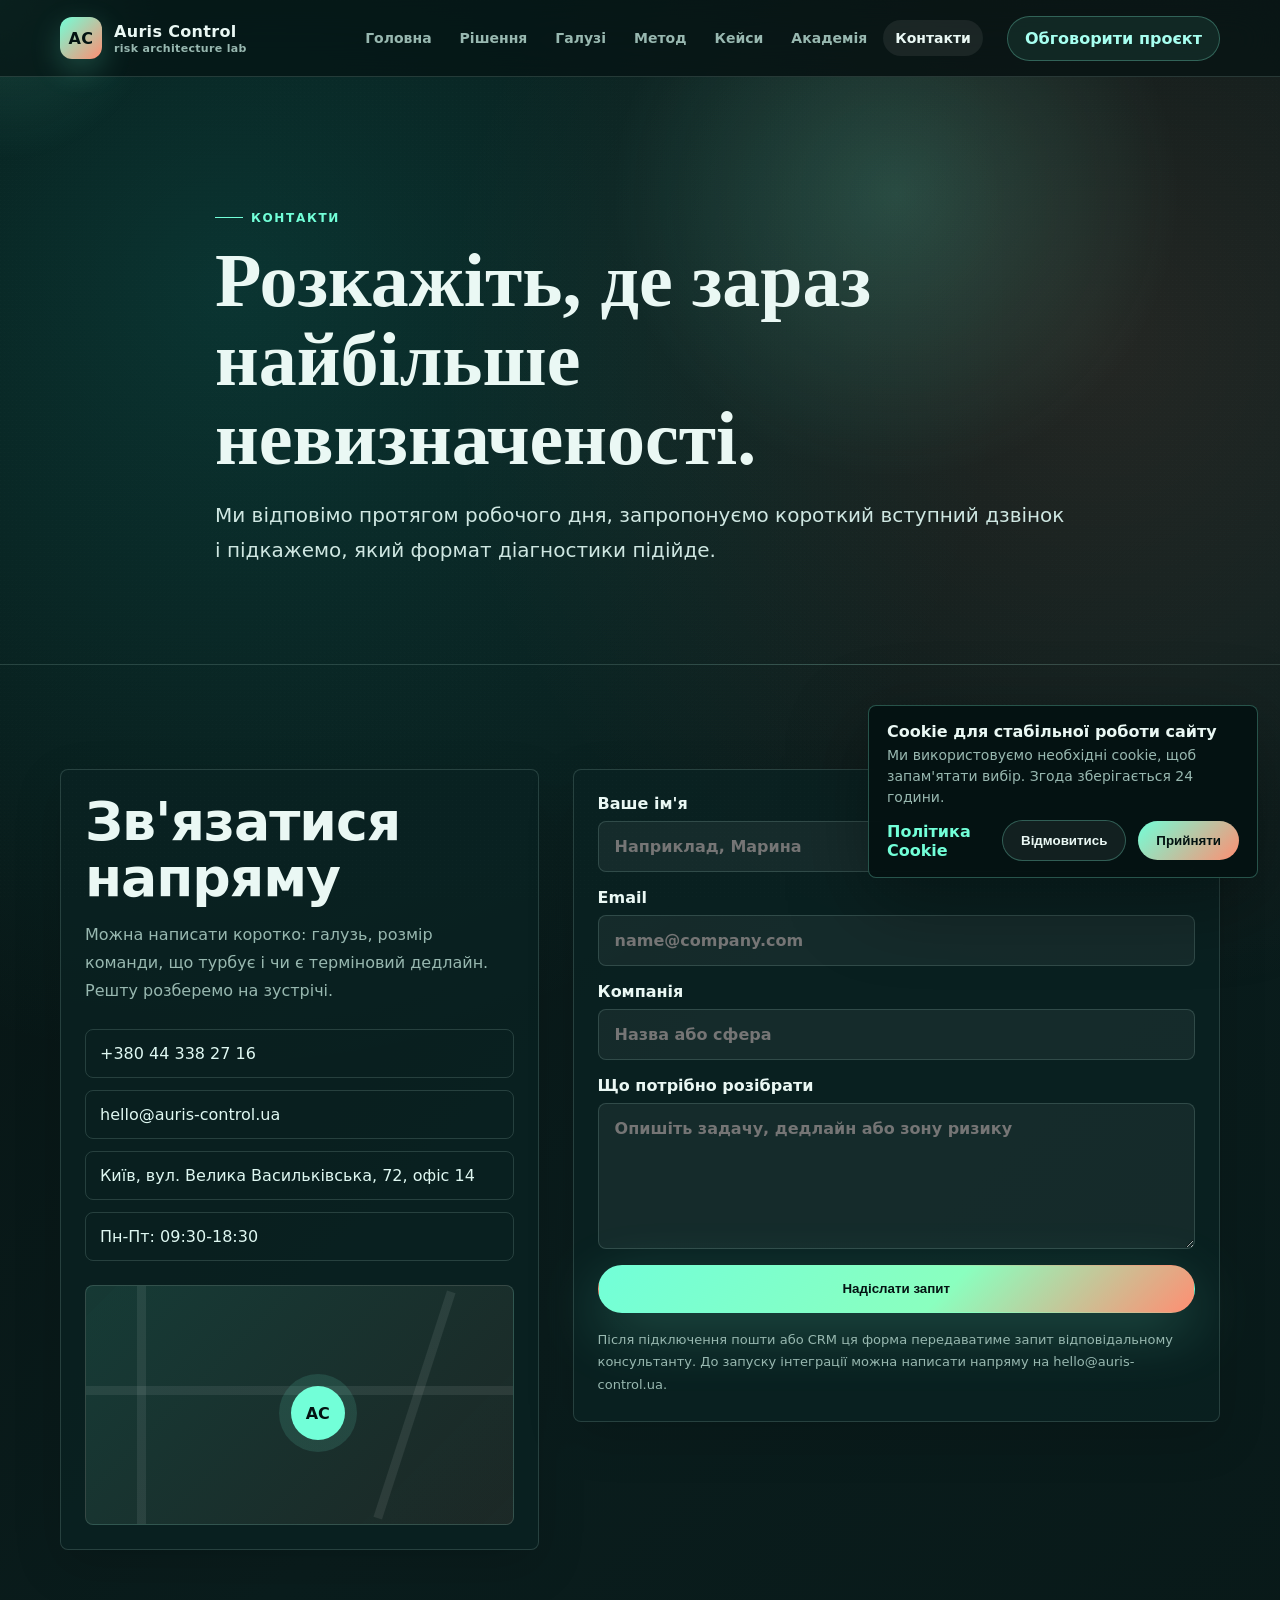
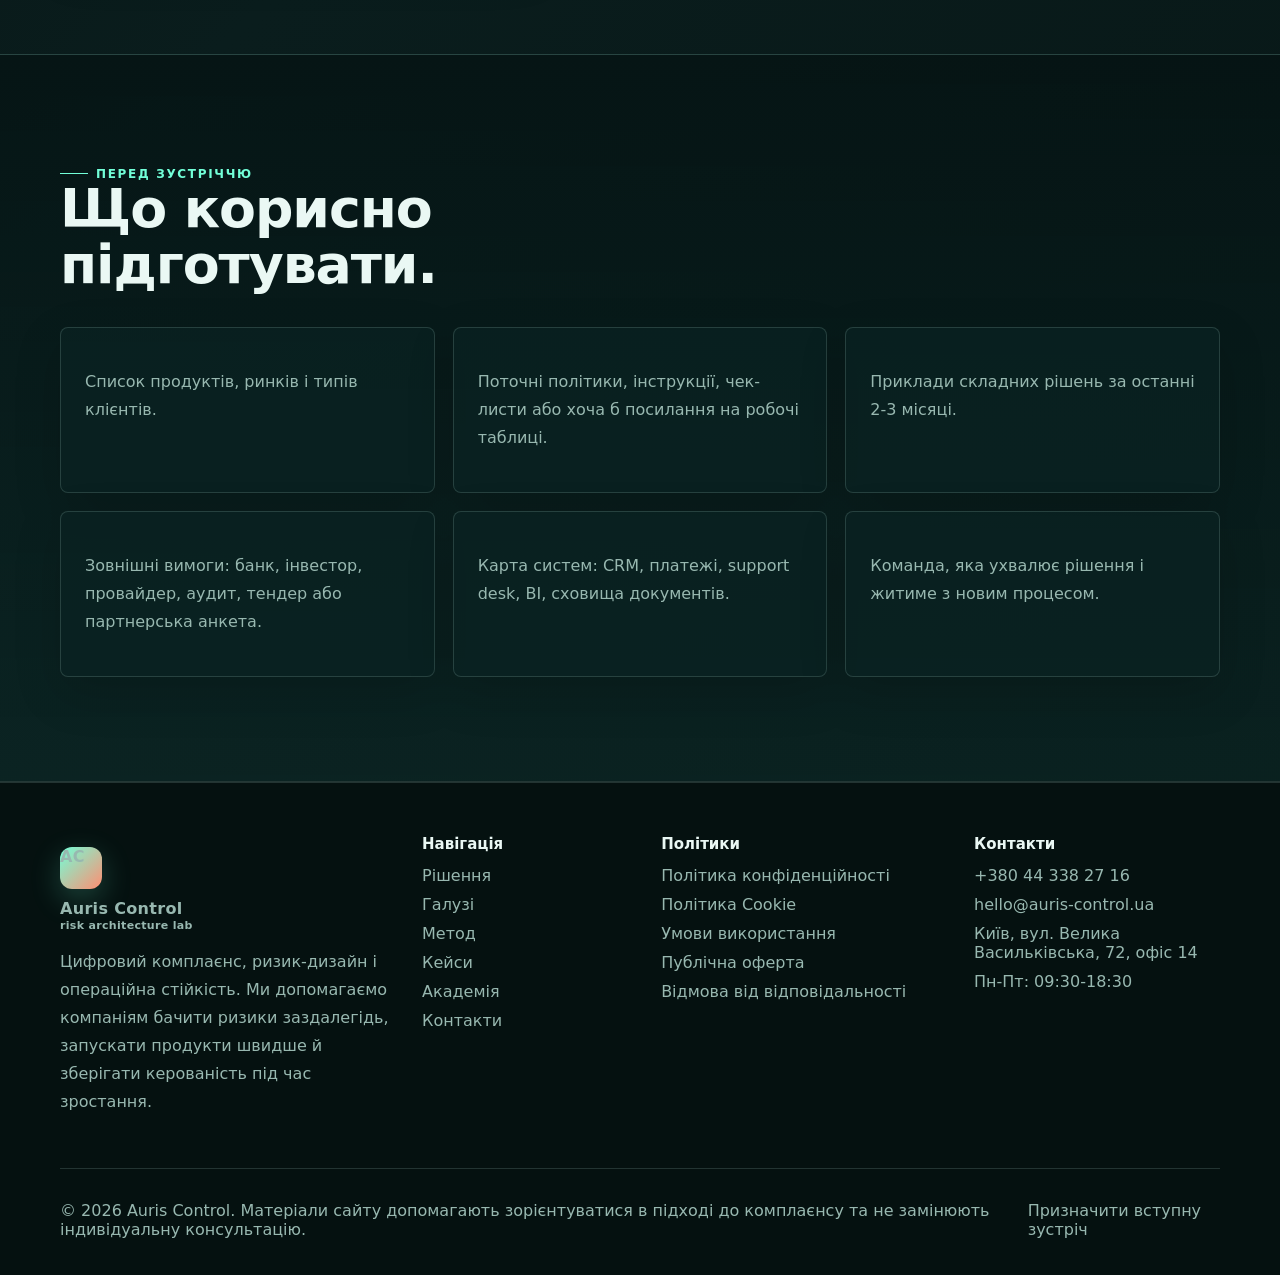
<file: contact.html>
<!doctype html>
<html lang="uk">
<head>
  <meta charset="utf-8" />
  <meta name="viewport" content="width=device-width, initial-scale=1" />
  <meta name="description" content="Зв'язатися з Auris Control для діагностики комплаєнсу та ризик-архітектури." />
  <title>Контакти - Auris Control</title>
  <link rel="stylesheet" href="assets/css/style.css" />
  <link rel="icon" type="image/svg+xml" href="assets/images/favicon.svg" />
</head>
<body>
  <div class="noise" aria-hidden="true"></div>
  <div class="cursor-glow" aria-hidden="true"></div>
  <header class="site-header">
    <div class="container nav-wrap">
      <a class="brand" href="index.html" aria-label="Auris Control">
        <span class="brand-mark">AC</span>
        <span><strong>Auris Control</strong><small>risk architecture lab</small></span>
      </a>
      <button class="nav-toggle" type="button" aria-label="Відкрити меню"><span></span><span></span><span></span></button>
      <nav class="main-nav" aria-label="Основна навігація"><a class="" href="index.html">Головна</a><a class="" href="solutions.html">Рішення</a><a class="" href="industries.html">Галузі</a><a class="" href="method.html">Метод</a><a class="" href="cases.html">Кейси</a><a class="" href="academy.html">Академія</a><a class=" active" href="contact.html">Контакти</a></nav>
      <a class="header-cta" href="contact.html">Обговорити проєкт</a>
    </div>
  </header>
  <main><section class="page-hero">
    <div class="container narrow reveal">
      <span class="eyebrow">Контакти</span>
      <h1>Розкажіть, де зараз найбільше невизначеності.</h1>
      <p>Ми відповімо протягом робочого дня, запропонуємо короткий вступний дзвінок і підкажемо, який формат діагностики підійде.</p>
    </div>
  </section>
<section class="section">
  <div class="container contact-grid">
    <div class="contact-card reveal">
      <h2>Зв'язатися напряму</h2>
      <p>Можна написати коротко: галузь, розмір команди, що турбує і чи є терміновий дедлайн. Решту розберемо на зустрічі.</p>
      <div class="contact-lines">
        <a href="tel:+380443382716">+380 44 338 27 16</a>
        <a href="mailto:hello@auris-control.ua">hello@auris-control.ua</a>
        <span>Київ, вул. Велика Васильківська, 72, офіс 14</span>
        <span>Пн-Пт: 09:30-18:30</span>
      </div>
      <div class="mini-map" aria-label="Схематична карта офісу">
        <span></span><span></span><span></span><b>AC</b>
      </div>
    </div>
    <form class="contact-form reveal" data-form>
      <label>Ваше ім'я<input type="text" name="name" placeholder="Наприклад, Марина" required></label>
      <label>Email<input type="email" name="email" placeholder="name@company.com" required></label>
      <label>Компанія<input type="text" name="company" placeholder="Назва або сфера"></label>
      <label>Що потрібно розібрати<textarea name="message" rows="6" placeholder="Опишіть задачу, дедлайн або зону ризику"></textarea></label>
      <button class="btn btn-primary" type="submit">Надіслати запит</button>
      <p class="form-note">Після підключення пошти або CRM ця форма передаватиме запит відповідальному консультанту. До запуску інтеграції можна написати напряму на hello@auris-control.ua.</p>
    </form>
  </div>
</section>
<section class="section dark-band">
  <div class="container">
    <div class="section-head reveal"><span class="eyebrow">Перед зустріччю</span><h2>Що корисно підготувати.</h2></div>
    <div class="prep-grid">
      <article class="prep-card reveal"><p>Список продуктів, ринків і типів клієнтів.</p></article><article class="prep-card reveal"><p>Поточні політики, інструкції, чек-листи або хоча б посилання на робочі таблиці.</p></article><article class="prep-card reveal"><p>Приклади складних рішень за останні 2-3 місяці.</p></article><article class="prep-card reveal"><p>Зовнішні вимоги: банк, інвестор, провайдер, аудит, тендер або партнерська анкета.</p></article><article class="prep-card reveal"><p>Карта систем: CRM, платежі, support desk, BI, сховища документів.</p></article><article class="prep-card reveal"><p>Команда, яка ухвалює рішення і житиме з новим процесом.</p></article>
    </div>
  </div>
</section></main>
  <footer class="footer">
    <div class="container footer-grid">
      <div>
        <a class="brand footer-brand" href="index.html"><span class="brand-mark">AC</span><span><strong>Auris Control</strong><small>risk architecture lab</small></span></a>
        <p>Цифровий комплаєнс, ризик-дизайн і операційна стійкість. Ми допомагаємо компаніям бачити ризики заздалегідь, запускати продукти швидше й зберігати керованість під час зростання.</p>
      </div>
      <div>
        <h3>Навігація</h3>
        <a href="solutions.html">Рішення</a>
        <a href="industries.html">Галузі</a>
        <a href="method.html">Метод</a>
        <a href="cases.html">Кейси</a>
        <a href="academy.html">Академія</a>
        <a href="contact.html">Контакти</a>
      </div>
      <div>
        <h3>Політики</h3>
        <a href="privacy.html">Політика конфіденційності</a>
        <a href="cookie-policy.html">Політика Cookie</a>
        <a href="terms.html">Умови використання</a>
        <a href="offer-agreement.html">Публічна оферта</a>
        <a href="disclaimer.html">Відмова від відповідальності</a>
      </div>
      <div>
        <h3>Контакти</h3>
        <a href="tel:+380443382716">+380 44 338 27 16</a>
        <a href="mailto:hello@auris-control.ua">hello@auris-control.ua</a>
        <span>Київ, вул. Велика Васильківська, 72, офіс 14</span>
        <span>Пн-Пт: 09:30-18:30</span>
      </div>
    </div>
    <div class="container footer-bottom">
      <span>© 2026 Auris Control. Матеріали сайту допомагають зорієнтуватися в підході до комплаєнсу та не замінюють індивідуальну консультацію.</span>
      <a href="contact.html">Призначити вступну зустріч</a>
    </div>
  </footer>
  <script src="assets/js/main.js"></script>
  <div class="cookie-banner" data-cookie-banner>
    <div>
      <strong>Cookie для стабільної роботи сайту</strong>
      <p>Ми використовуємо необхідні cookie, щоб запам'ятати вибір. Згода зберігається 24 години.</p>
    </div>
    <div class="cookie-actions">
      <a href="cookie-policy.html">Політика Cookie</a>
      <button class="cookie-reject" type="button" data-cookie-reject>Відмовитись</button>
      <button type="button" data-cookie-accept>Прийняти</button>
    </div>
  </div>
</body>
</html>
</file>
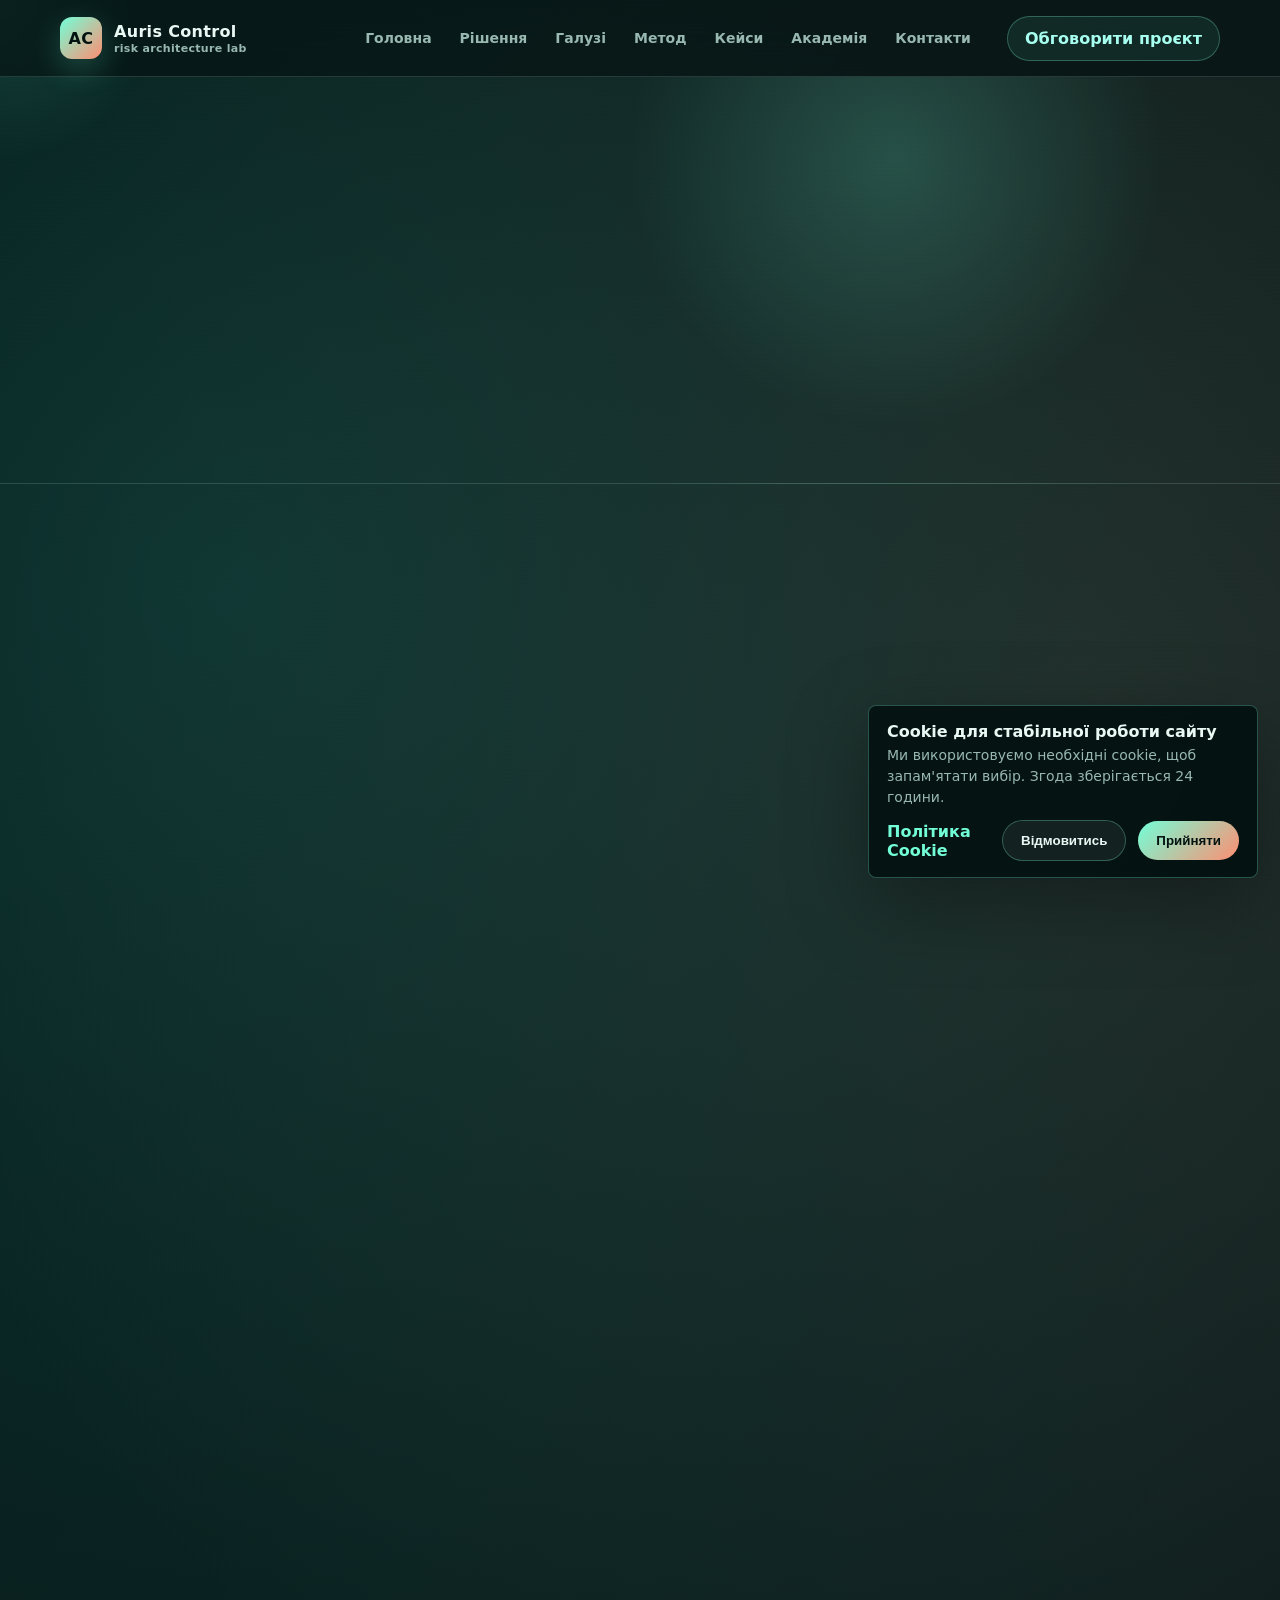
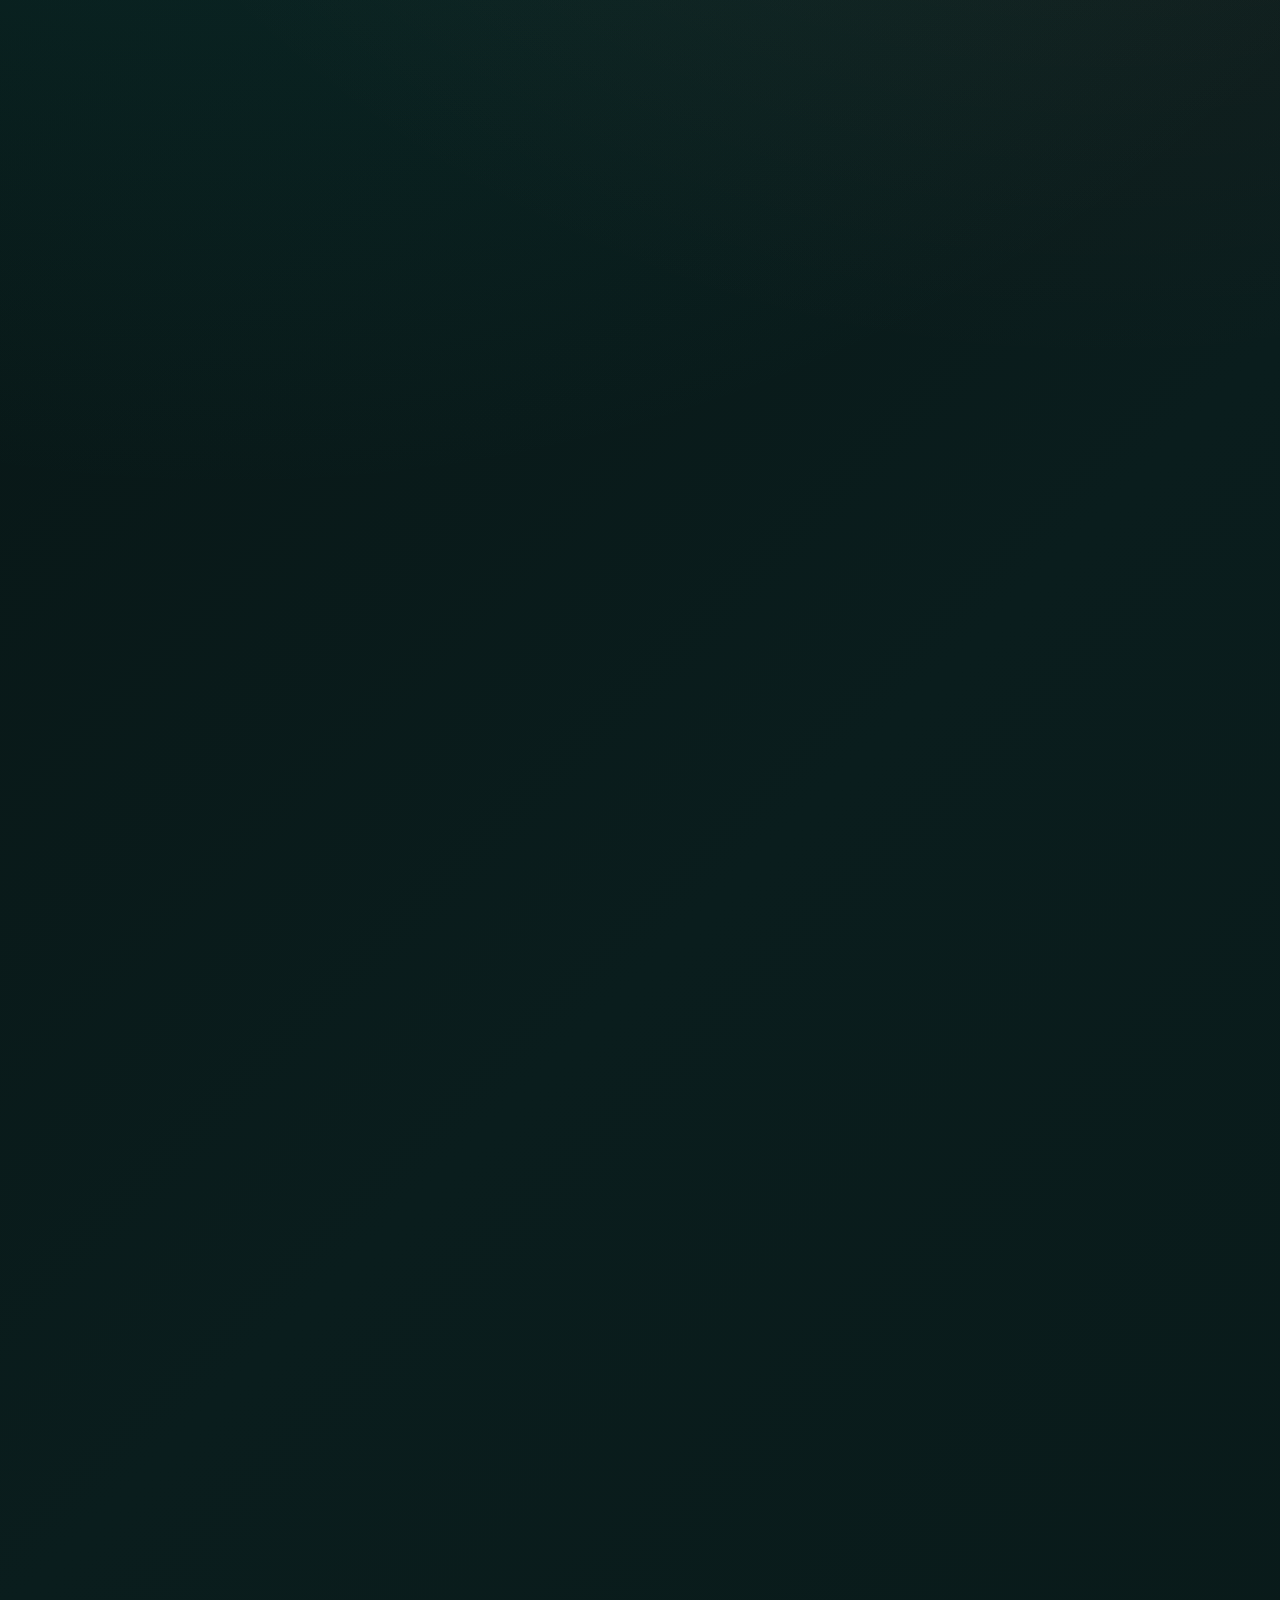
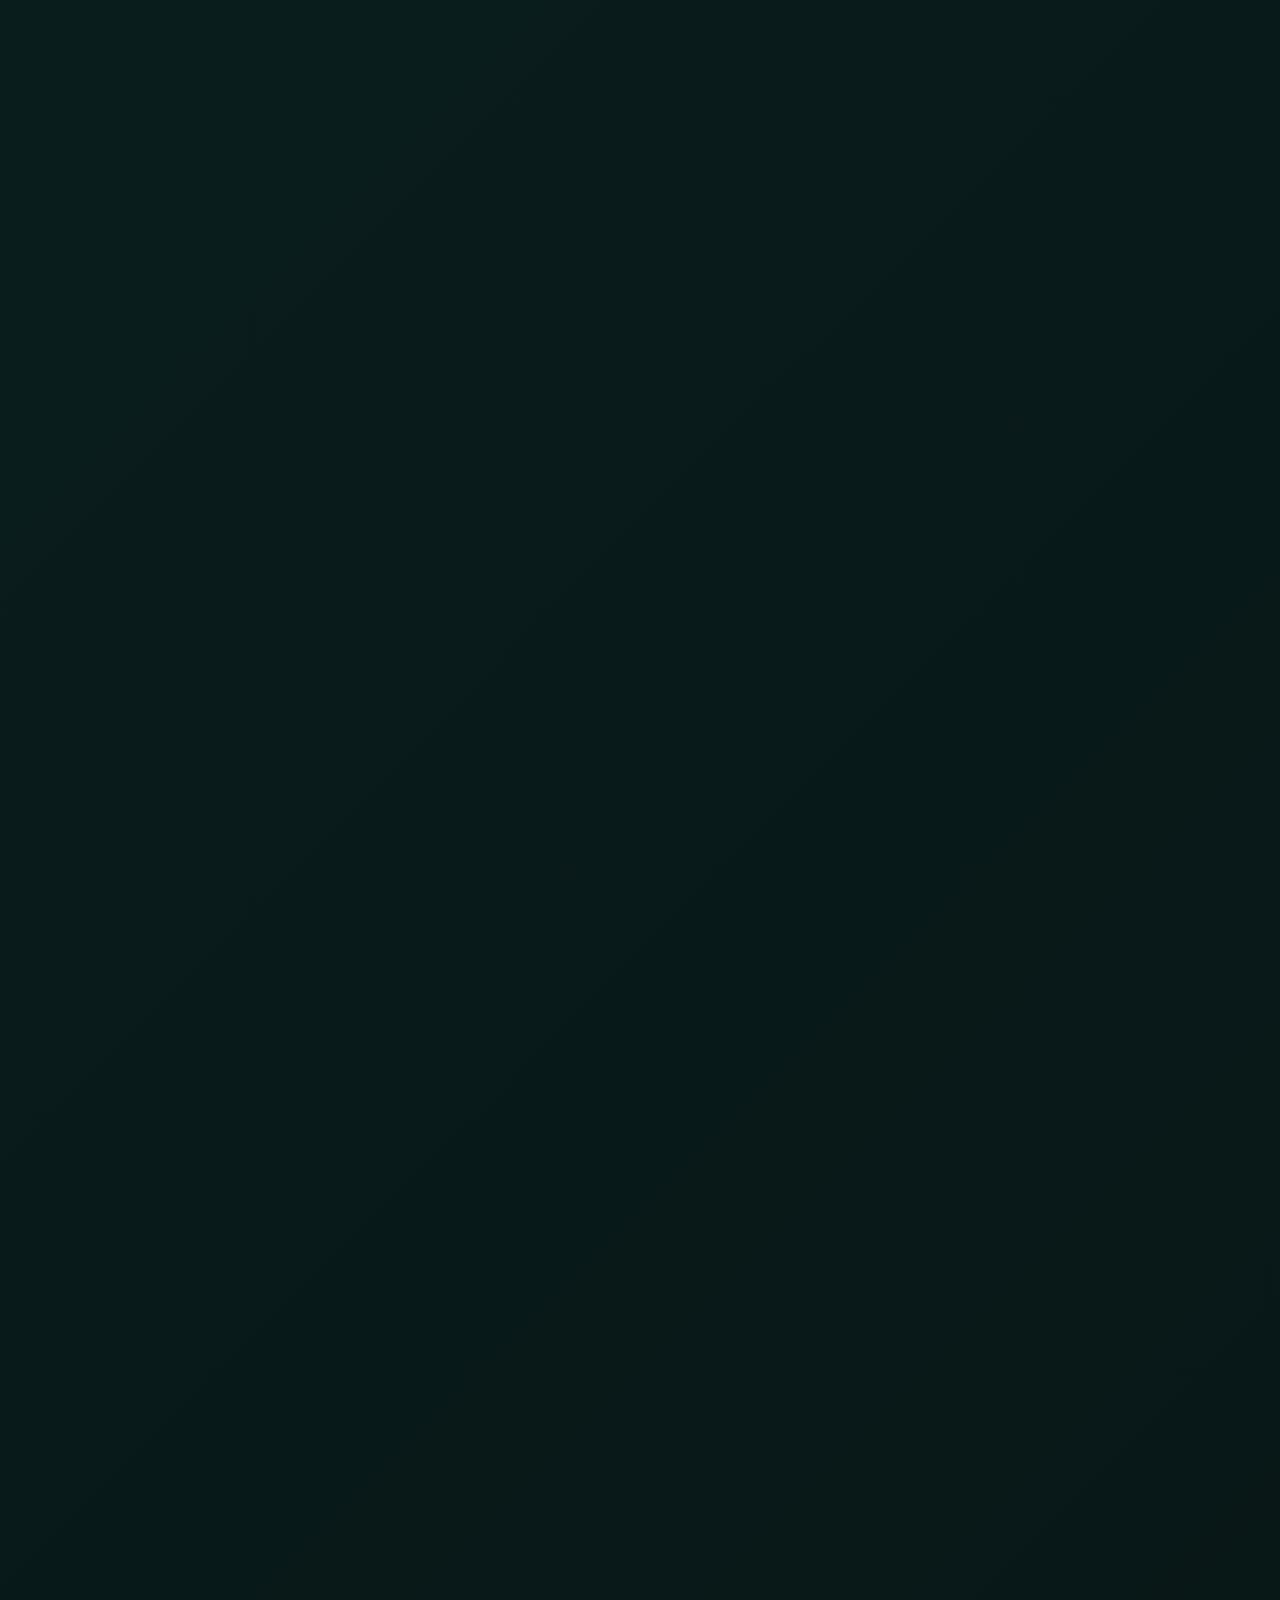
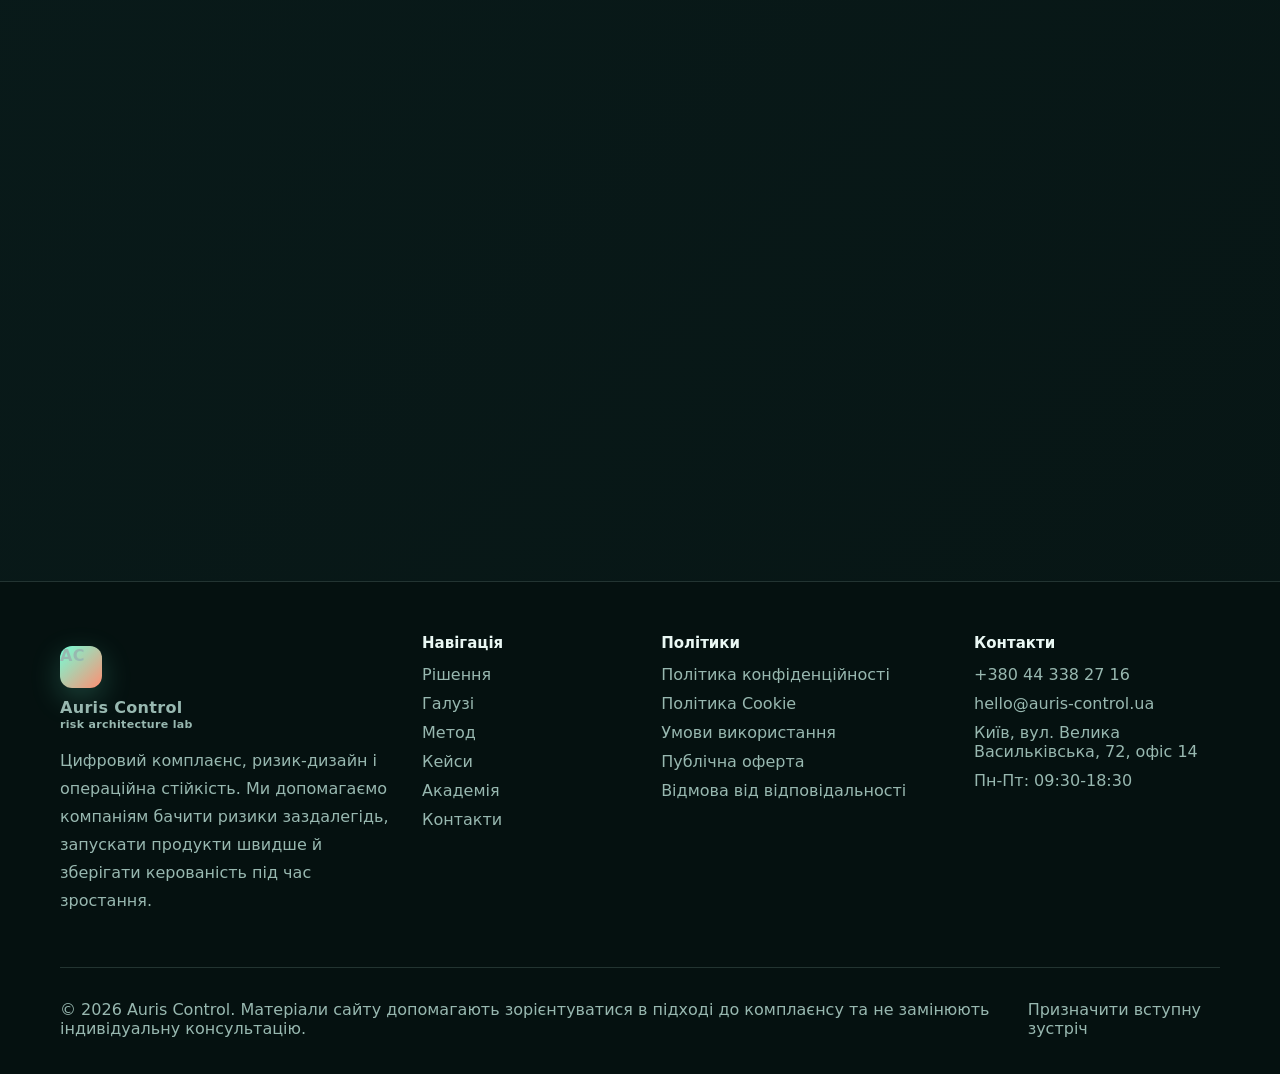
<file: coockie-privacy.html>
<!doctype html>
<html lang="uk">
<head>
  <meta charset="utf-8" />
  <meta http-equiv="refresh" content="0; url=cookie-policy.html" />
  <meta name="viewport" content="width=device-width, initial-scale=1" />
  <title>Перехід до Політики Cookie - Auris Control</title>
  <link rel="canonical" href="cookie-policy.html" />
</head>
<body>
  <p>Сторінку перейменовано. <a href="cookie-policy.html">Відкрити Політику Cookie</a>.</p>
</body>
</html>
</file>
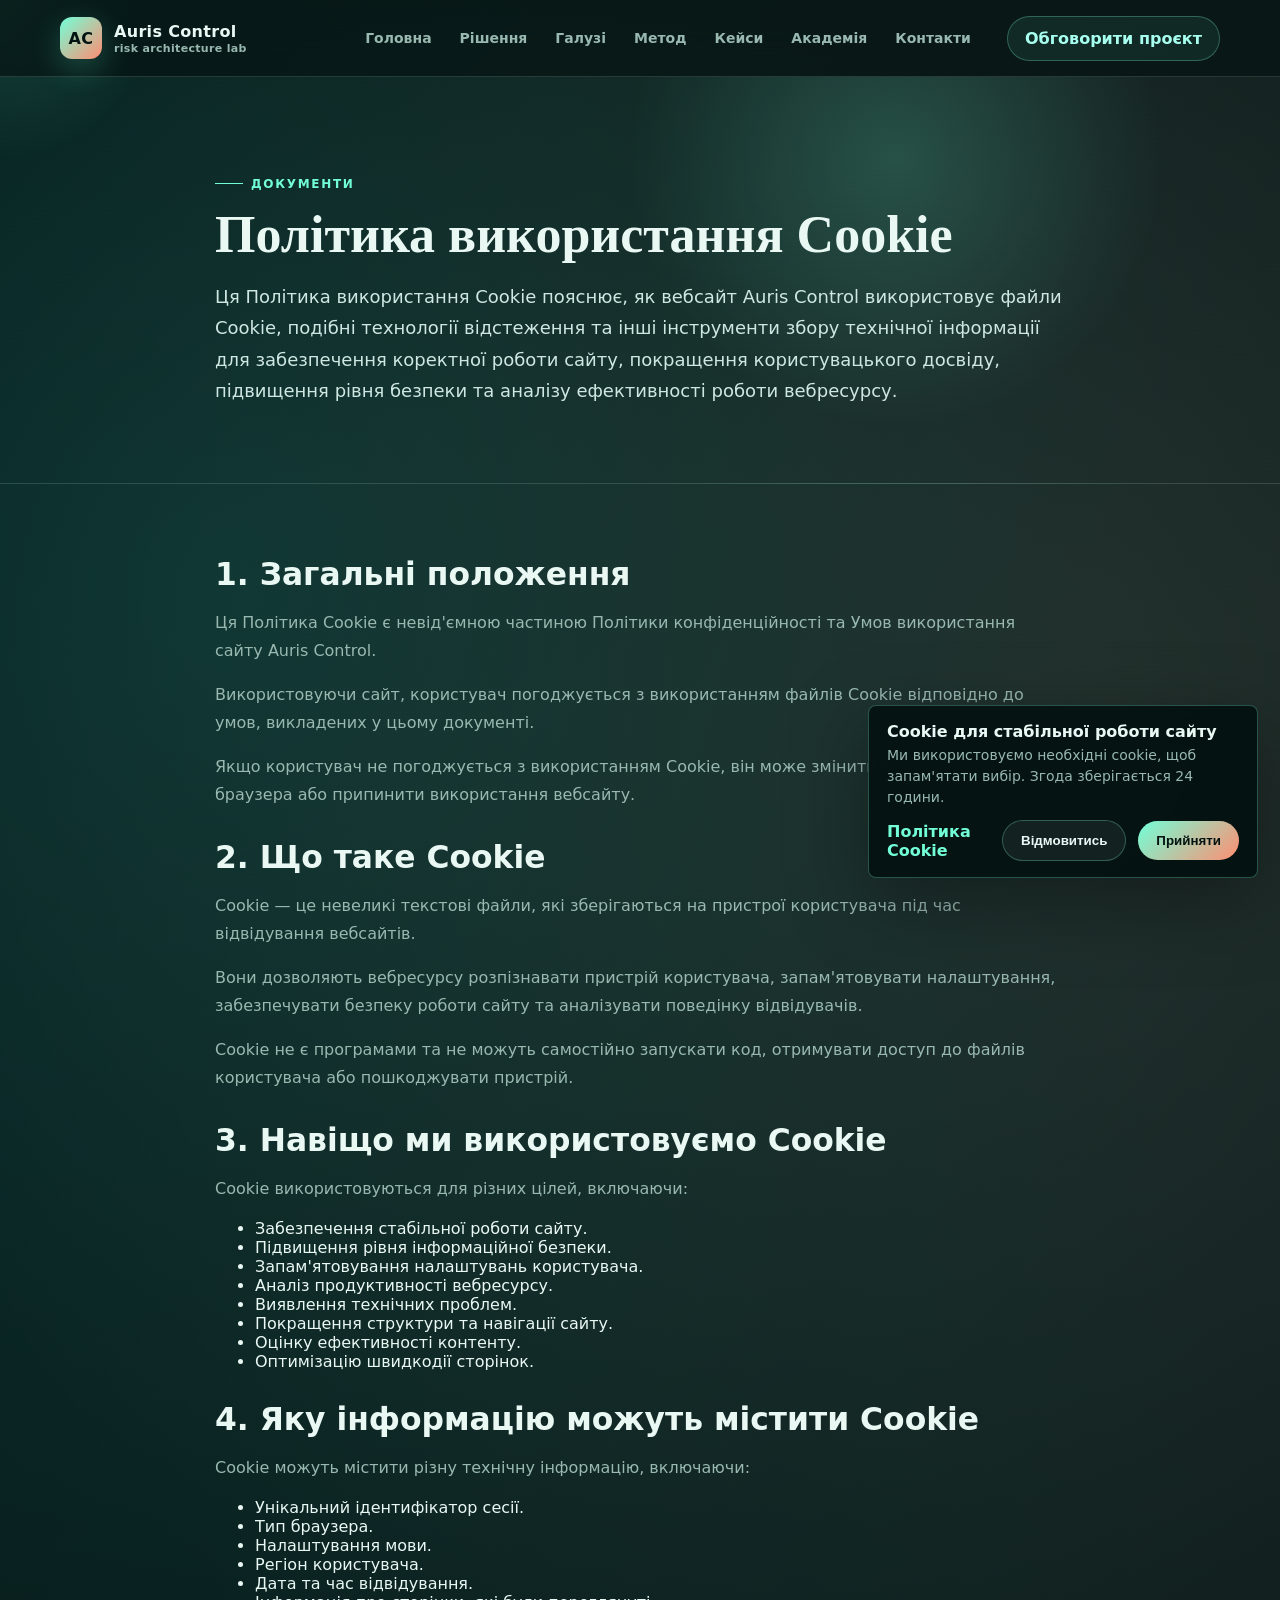
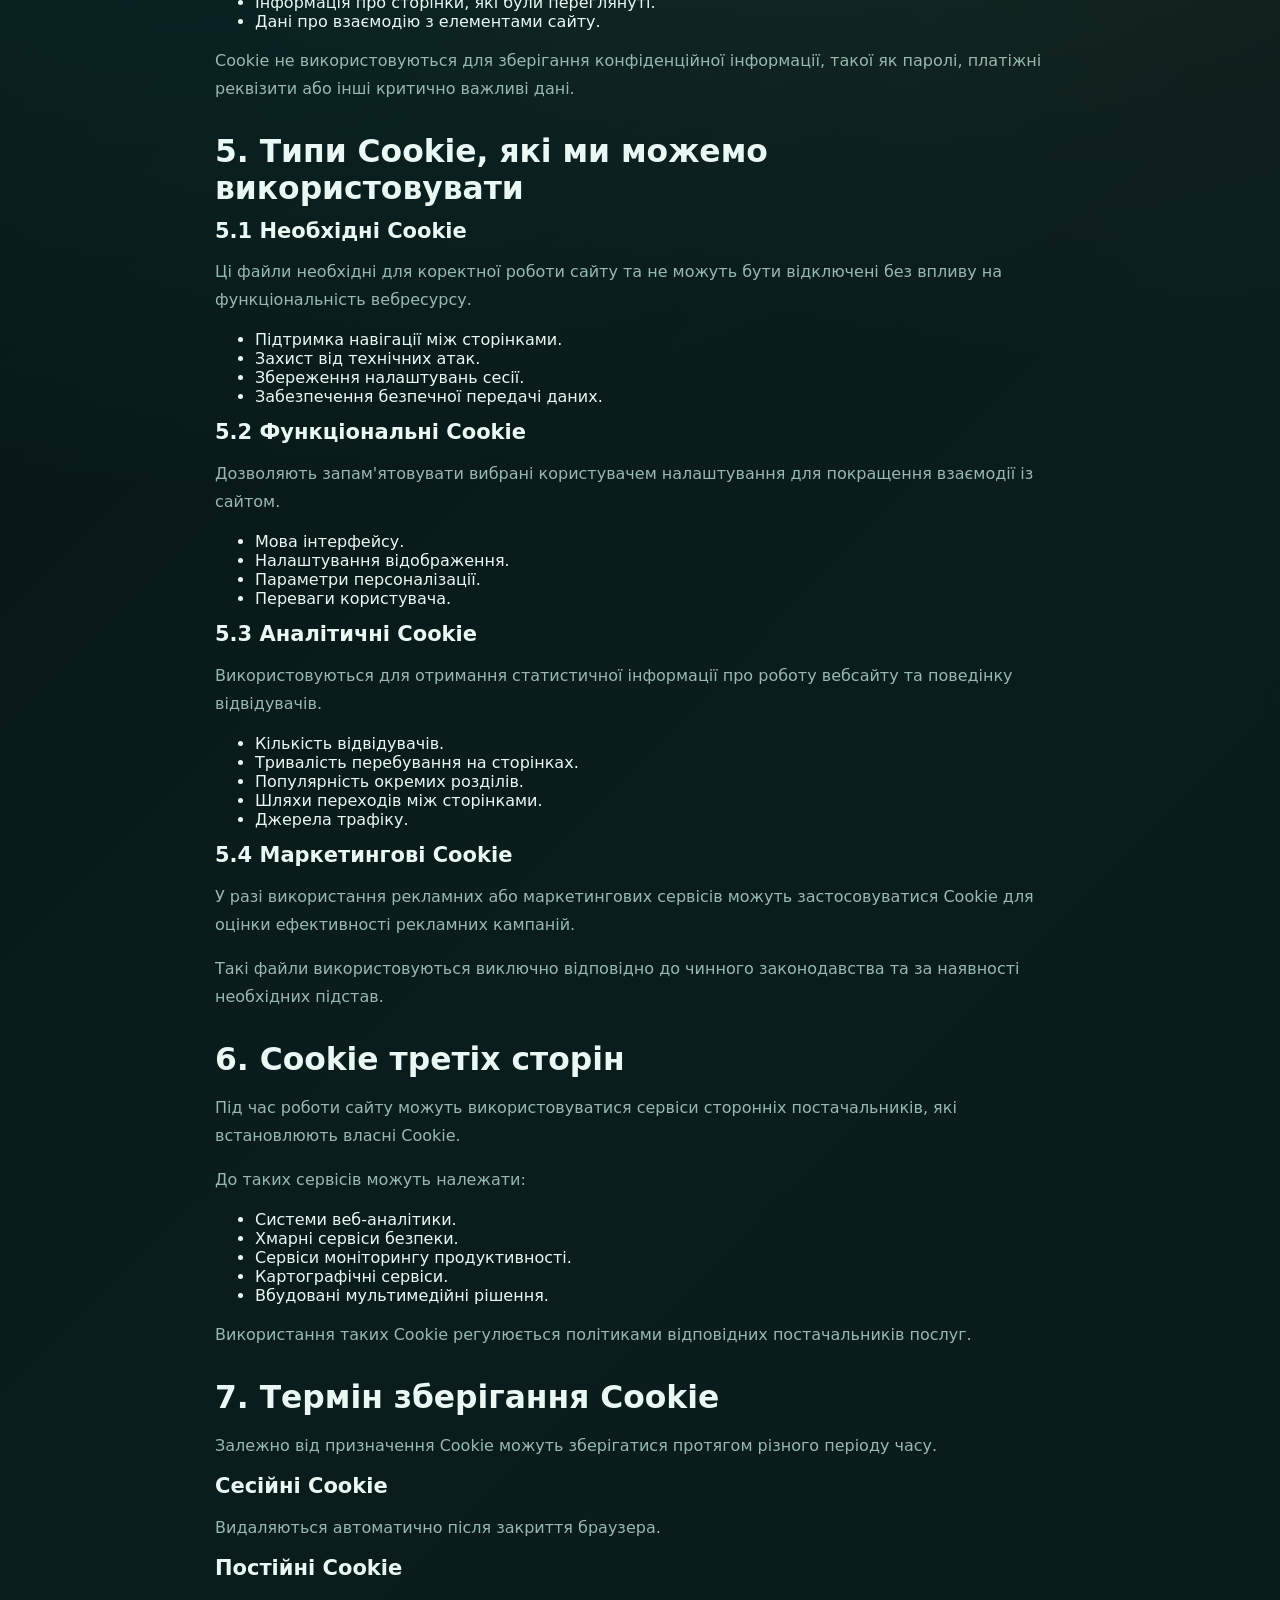
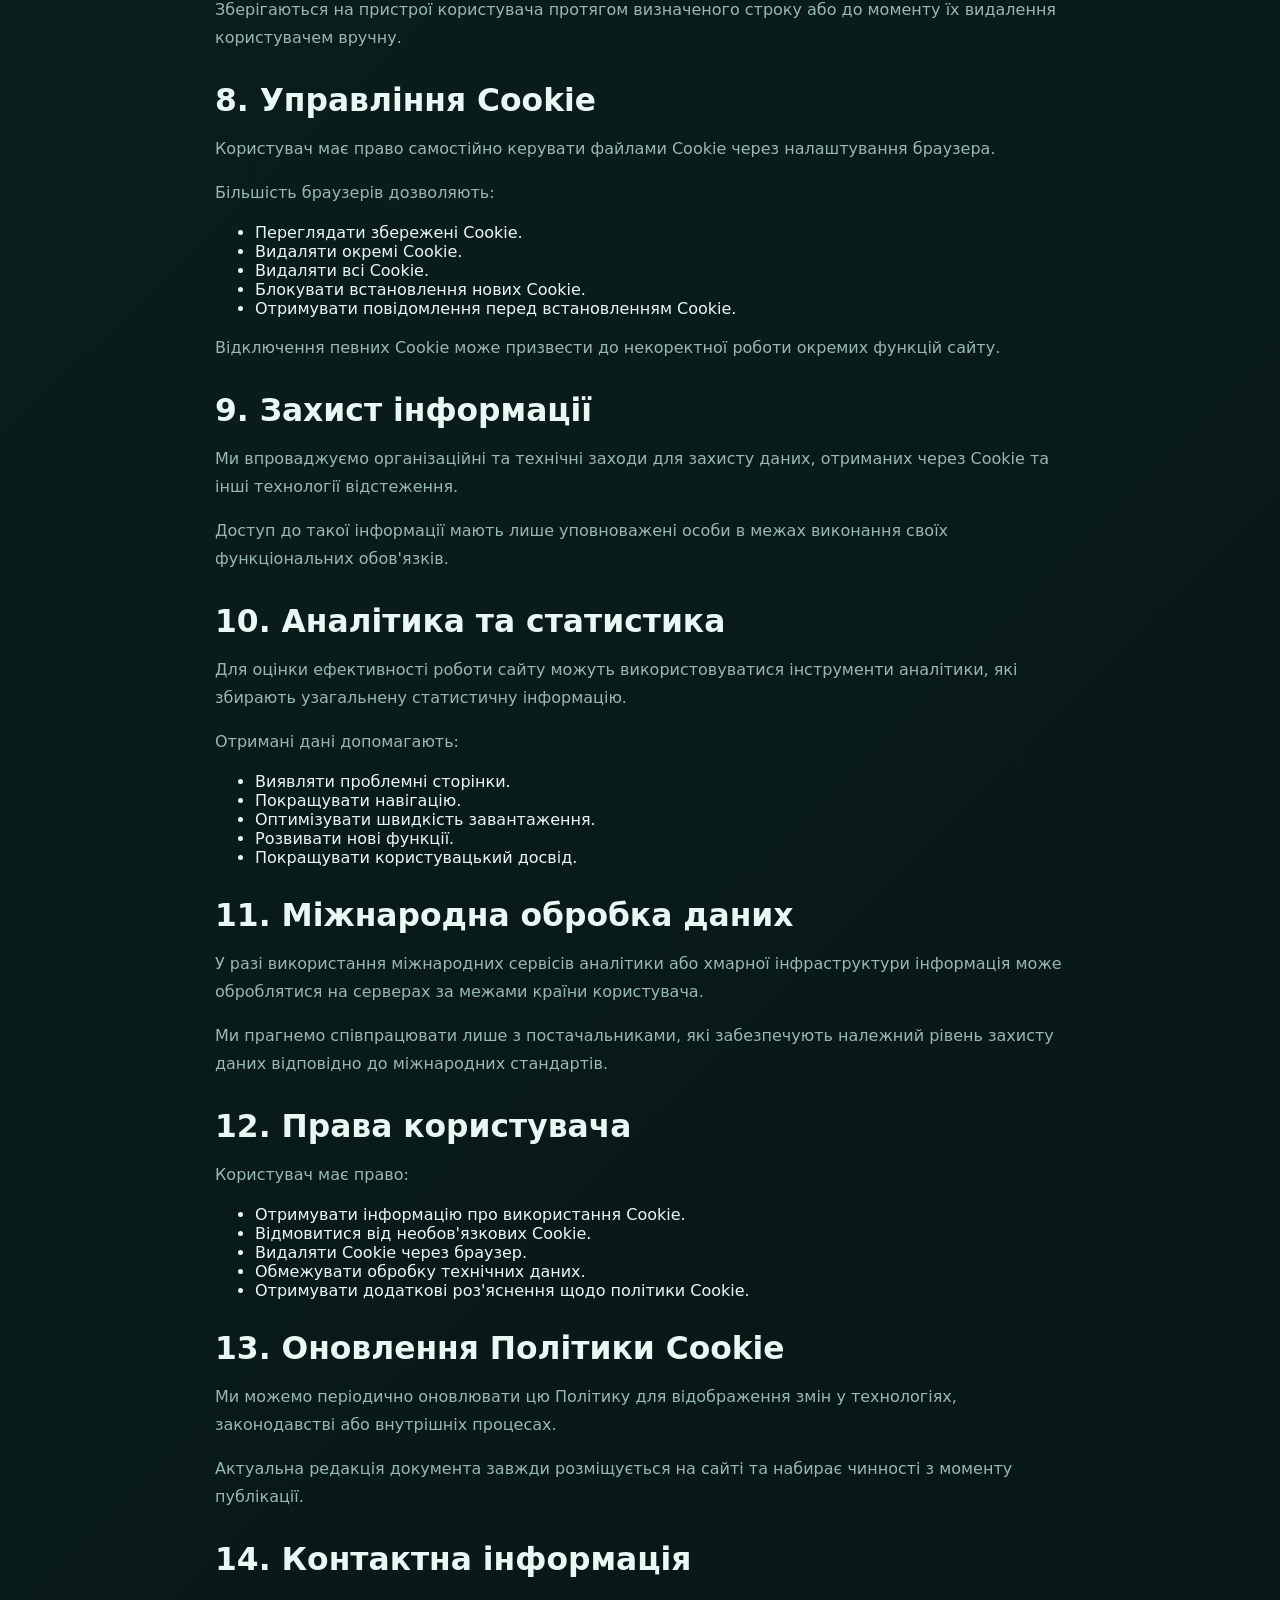
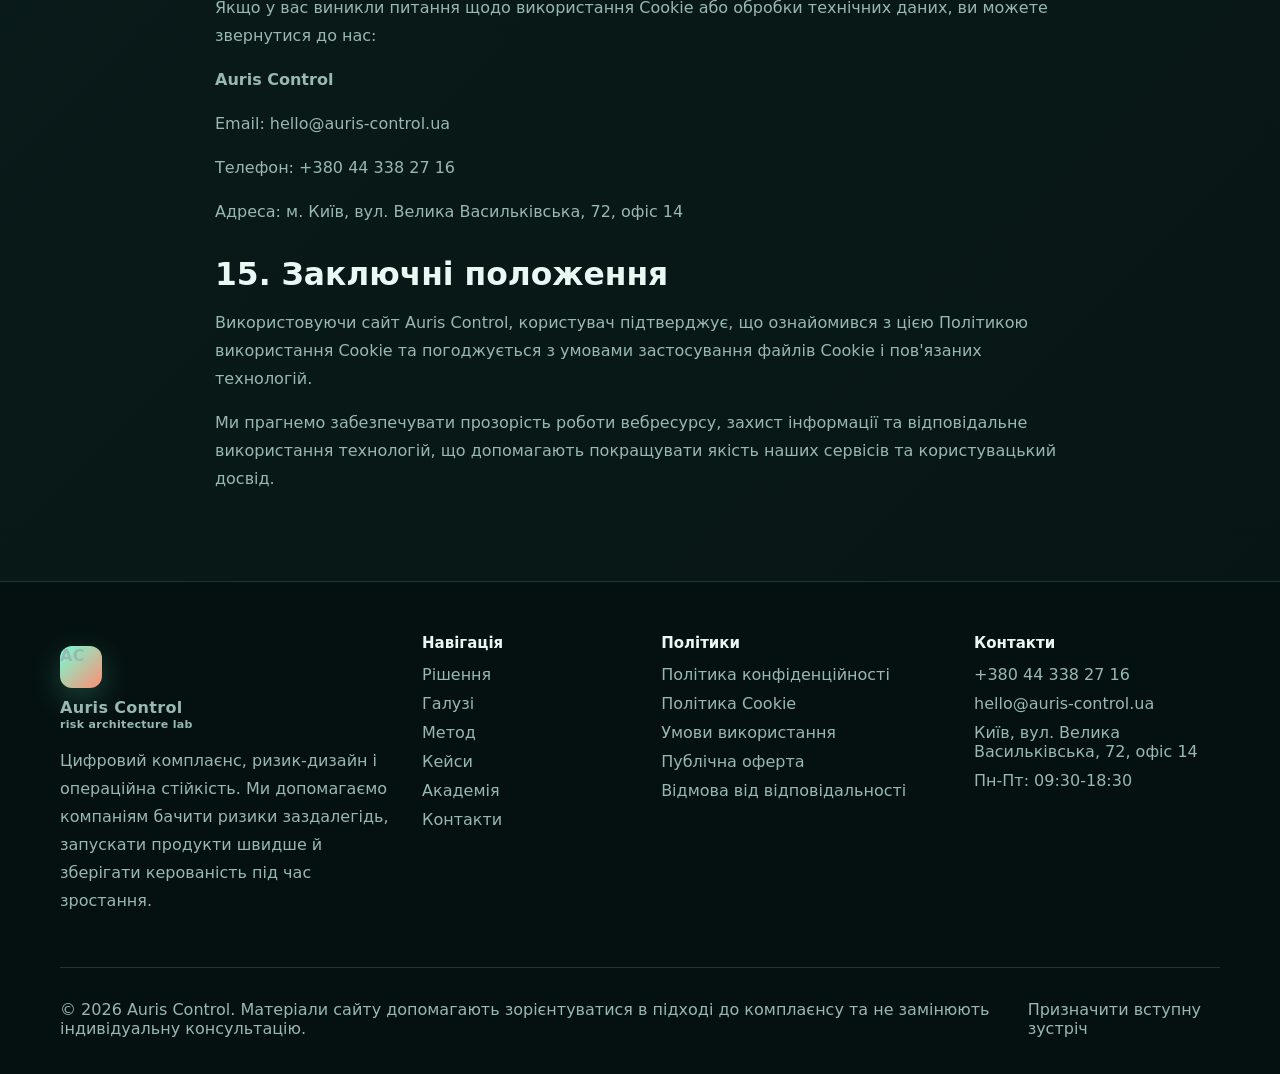
<file: cookie-policy.html>
<!doctype html>
<html lang="uk">
  <head>
    <meta charset="utf-8" />
    <meta name="viewport" content="width=device-width, initial-scale=1" />
    <meta name="description" content="Політика Cookie Auris Control: типи cookie, строки зберігання, налаштування та права користувача." />
    <title>Політика Cookie - Auris Control</title>
    <link rel="stylesheet" href="assets/css/style.css" />
  <link rel="icon" type="image/svg+xml" href="assets/images/favicon.svg" />
  </head>
  <body class="legal-doc">
    <div class="noise" aria-hidden="true"></div>
    <div class="cursor-glow" aria-hidden="true"></div>
    <header class="site-header">
      <div class="container nav-wrap">
        <a class="brand" href="index.html" aria-label="Auris Control">
          <span class="brand-mark">AC</span>
          <span
            ><strong>Auris Control</strong
            ><small>risk architecture lab</small></span
          >
        </a>
        <button class="nav-toggle" type="button" aria-label="Відкрити меню">
          <span></span><span></span><span></span>
        </button>
        <nav class="main-nav" aria-label="Основна навігація">
          <a class="" href="index.html">Головна</a
          ><a class="" href="solutions.html">Рішення</a
          ><a class="" href="industries.html">Галузі</a
          ><a class="" href="method.html">Метод</a
          ><a class="" href="cases.html">Кейси</a
          ><a class="" href="academy.html">Академія</a
          ><a class="" href="contact.html">Контакти</a>
        </nav>
        <a class="header-cta" href="contact.html">Обговорити проєкт</a>
      </div>
    </header>
    <main>
      <section class="page-hero">
        <div class="container narrow reveal">
          <span class="eyebrow">Документи</span>
          <h1>Політика використання Cookie</h1>
          <p>
            Ця Політика використання Cookie пояснює, як вебсайт Auris Control
            використовує файли Cookie, подібні технології відстеження та інші
            інструменти збору технічної інформації для забезпечення коректної
            роботи сайту, покращення користувацького досвіду, підвищення рівня
            безпеки та аналізу ефективності роботи вебресурсу.
          </p>
        </div>
      </section>

      <section class="section legal-page">
        <div class="container narrow reveal">
          <h2>1. Загальні положення</h2>

          <p>
            Ця Політика Cookie є невід'ємною частиною Політики конфіденційності
            та Умов використання сайту Auris Control.
          </p>

          <p>
            Використовуючи сайт, користувач погоджується з використанням файлів
            Cookie відповідно до умов, викладених у цьому документі.
          </p>

          <p>
            Якщо користувач не погоджується з використанням Cookie, він може
            змінити налаштування браузера або припинити використання вебсайту.
          </p>

          <h2>2. Що таке Cookie</h2>

          <p>
            Cookie — це невеликі текстові файли, які зберігаються на пристрої
            користувача під час відвідування вебсайтів.
          </p>

          <p>
            Вони дозволяють вебресурсу розпізнавати пристрій користувача,
            запам'ятовувати налаштування, забезпечувати безпеку роботи сайту та
            аналізувати поведінку відвідувачів.
          </p>

          <p>
            Cookie не є програмами та не можуть самостійно запускати код,
            отримувати доступ до файлів користувача або пошкоджувати пристрій.
          </p>

          <h2>3. Навіщо ми використовуємо Cookie</h2>

          <p>Cookie використовуються для різних цілей, включаючи:</p>

          <ul>
            <li>Забезпечення стабільної роботи сайту.</li>
            <li>Підвищення рівня інформаційної безпеки.</li>
            <li>Запам'ятовування налаштувань користувача.</li>
            <li>Аналіз продуктивності вебресурсу.</li>
            <li>Виявлення технічних проблем.</li>
            <li>Покращення структури та навігації сайту.</li>
            <li>Оцінку ефективності контенту.</li>
            <li>Оптимізацію швидкодії сторінок.</li>
          </ul>

          <h2>4. Яку інформацію можуть містити Cookie</h2>

          <p>Cookie можуть містити різну технічну інформацію, включаючи:</p>

          <ul>
            <li>Унікальний ідентифікатор сесії.</li>
            <li>Тип браузера.</li>
            <li>Налаштування мови.</li>
            <li>Регіон користувача.</li>
            <li>Дата та час відвідування.</li>
            <li>Інформація про сторінки, які були переглянуті.</li>
            <li>Дані про взаємодію з елементами сайту.</li>
          </ul>

          <p>
            Cookie не використовуються для зберігання конфіденційної інформації,
            такої як паролі, платіжні реквізити або інші критично важливі дані.
          </p>

          <h2>5. Типи Cookie, які ми можемо використовувати</h2>

          <h3>5.1 Необхідні Cookie</h3>

          <p>
            Ці файли необхідні для коректної роботи сайту та не можуть бути
            відключені без впливу на функціональність вебресурсу.
          </p>

          <ul>
            <li>Підтримка навігації між сторінками.</li>
            <li>Захист від технічних атак.</li>
            <li>Збереження налаштувань сесії.</li>
            <li>Забезпечення безпечної передачі даних.</li>
          </ul>

          <h3>5.2 Функціональні Cookie</h3>

          <p>
            Дозволяють запам'ятовувати вибрані користувачем налаштування для
            покращення взаємодії із сайтом.
          </p>

          <ul>
            <li>Мова інтерфейсу.</li>
            <li>Налаштування відображення.</li>
            <li>Параметри персоналізації.</li>
            <li>Переваги користувача.</li>
          </ul>

          <h3>5.3 Аналітичні Cookie</h3>

          <p>
            Використовуються для отримання статистичної інформації про роботу
            вебсайту та поведінку відвідувачів.
          </p>

          <ul>
            <li>Кількість відвідувачів.</li>
            <li>Тривалість перебування на сторінках.</li>
            <li>Популярність окремих розділів.</li>
            <li>Шляхи переходів між сторінками.</li>
            <li>Джерела трафіку.</li>
          </ul>

          <h3>5.4 Маркетингові Cookie</h3>

          <p>
            У разі використання рекламних або маркетингових сервісів можуть
            застосовуватися Cookie для оцінки ефективності рекламних кампаній.
          </p>

          <p>
            Такі файли використовуються виключно відповідно до чинного
            законодавства та за наявності необхідних підстав.
          </p>

          <h2>6. Cookie третіх сторін</h2>

          <p>
            Під час роботи сайту можуть використовуватися сервіси сторонніх
            постачальників, які встановлюють власні Cookie.
          </p>

          <p>До таких сервісів можуть належати:</p>

          <ul>
            <li>Системи веб-аналітики.</li>
            <li>Хмарні сервіси безпеки.</li>
            <li>Сервіси моніторингу продуктивності.</li>
            <li>Картографічні сервіси.</li>
            <li>Вбудовані мультимедійні рішення.</li>
          </ul>

          <p>
            Використання таких Cookie регулюється політиками відповідних
            постачальників послуг.
          </p>

          <h2>7. Термін зберігання Cookie</h2>

          <p>
            Залежно від призначення Cookie можуть зберігатися протягом різного
            періоду часу.
          </p>

          <h3>Сесійні Cookie</h3>

          <p>Видаляються автоматично після закриття браузера.</p>

          <h3>Постійні Cookie</h3>

          <p>
            Зберігаються на пристрої користувача протягом визначеного строку або
            до моменту їх видалення користувачем вручну.
          </p>

          <h2>8. Управління Cookie</h2>

          <p>
            Користувач має право самостійно керувати файлами Cookie через
            налаштування браузера.
          </p>

          <p>Більшість браузерів дозволяють:</p>

          <ul>
            <li>Переглядати збережені Cookie.</li>
            <li>Видаляти окремі Cookie.</li>
            <li>Видаляти всі Cookie.</li>
            <li>Блокувати встановлення нових Cookie.</li>
            <li>Отримувати повідомлення перед встановленням Cookie.</li>
          </ul>

          <p>
            Відключення певних Cookie може призвести до некоректної роботи
            окремих функцій сайту.
          </p>

          <h2>9. Захист інформації</h2>

          <p>
            Ми впроваджуємо організаційні та технічні заходи для захисту даних,
            отриманих через Cookie та інші технології відстеження.
          </p>

          <p>
            Доступ до такої інформації мають лише уповноважені особи в межах
            виконання своїх функціональних обов'язків.
          </p>

          <h2>10. Аналітика та статистика</h2>

          <p>
            Для оцінки ефективності роботи сайту можуть використовуватися
            інструменти аналітики, які збирають узагальнену статистичну
            інформацію.
          </p>

          <p>Отримані дані допомагають:</p>

          <ul>
            <li>Виявляти проблемні сторінки.</li>
            <li>Покращувати навігацію.</li>
            <li>Оптимізувати швидкість завантаження.</li>
            <li>Розвивати нові функції.</li>
            <li>Покращувати користувацький досвід.</li>
          </ul>

          <h2>11. Міжнародна обробка даних</h2>

          <p>
            У разі використання міжнародних сервісів аналітики або хмарної
            інфраструктури інформація може оброблятися на серверах за межами
            країни користувача.
          </p>

          <p>
            Ми прагнемо співпрацювати лише з постачальниками, які забезпечують
            належний рівень захисту даних відповідно до міжнародних стандартів.
          </p>

          <h2>12. Права користувача</h2>

          <p>Користувач має право:</p>

          <ul>
            <li>Отримувати інформацію про використання Cookie.</li>
            <li>Відмовитися від необов'язкових Cookie.</li>
            <li>Видаляти Cookie через браузер.</li>
            <li>Обмежувати обробку технічних даних.</li>
            <li>Отримувати додаткові роз'яснення щодо політики Cookie.</li>
          </ul>

          <h2>13. Оновлення Політики Cookie</h2>

          <p>
            Ми можемо періодично оновлювати цю Політику для відображення змін у
            технологіях, законодавстві або внутрішніх процесах.
          </p>

          <p>
            Актуальна редакція документа завжди розміщується на сайті та набирає
            чинності з моменту публікації.
          </p>

          <h2>14. Контактна інформація</h2>

          <p>
            Якщо у вас виникли питання щодо використання Cookie або обробки
            технічних даних, ви можете звернутися до нас:
          </p>

          <p><strong>Auris Control</strong></p>
          <p>Email: hello@auris-control.ua</p>
          <p>Телефон: +380 44 338 27 16</p>
          <p>Адреса: м. Київ, вул. Велика Васильківська, 72, офіс 14</p>

          <h2>15. Заключні положення</h2>

          <p>
            Використовуючи сайт Auris Control, користувач підтверджує, що
            ознайомився з цією Політикою використання Cookie та погоджується з
            умовами застосування файлів Cookie і пов'язаних технологій.
          </p>

          <p>
            Ми прагнемо забезпечувати прозорість роботи вебресурсу, захист
            інформації та відповідальне використання технологій, що допомагають
            покращувати якість наших сервісів та користувацький досвід.
          </p>
        </div>
      </section>
    </main>
    <footer class="footer">
    <div class="container footer-grid">
      <div>
        <a class="brand footer-brand" href="index.html"><span class="brand-mark">AC</span><span><strong>Auris Control</strong><small>risk architecture lab</small></span></a>
        <p>Цифровий комплаєнс, ризик-дизайн і операційна стійкість. Ми допомагаємо компаніям бачити ризики заздалегідь, запускати продукти швидше й зберігати керованість під час зростання.</p>
      </div>
      <div>
        <h3>Навігація</h3>
        <a href="solutions.html">Рішення</a>
        <a href="industries.html">Галузі</a>
        <a href="method.html">Метод</a>
        <a href="cases.html">Кейси</a>
        <a href="academy.html">Академія</a>
        <a href="contact.html">Контакти</a>
      </div>
      <div>
        <h3>Політики</h3>
        <a href="privacy.html">Політика конфіденційності</a>
        <a href="cookie-policy.html">Політика Cookie</a>
        <a href="terms.html">Умови використання</a>
        <a href="offer-agreement.html">Публічна оферта</a>
        <a href="disclaimer.html">Відмова від відповідальності</a>
      </div>
      <div>
        <h3>Контакти</h3>
        <a href="tel:+380443382716">+380 44 338 27 16</a>
        <a href="mailto:hello@auris-control.ua">hello@auris-control.ua</a>
        <span>Київ, вул. Велика Васильківська, 72, офіс 14</span>
        <span>Пн-Пт: 09:30-18:30</span>
      </div>
    </div>
    <div class="container footer-bottom">
      <span>© 2026 Auris Control. Матеріали сайту допомагають зорієнтуватися в підході до комплаєнсу та не замінюють індивідуальну консультацію.</span>
      <a href="contact.html">Призначити вступну зустріч</a>
    </div>
  </footer>
    <script src="assets/js/main.js"></script>
    <div class="cookie-banner" data-cookie-banner>
    <div>
      <strong>Cookie для стабільної роботи сайту</strong>
      <p>Ми використовуємо необхідні cookie, щоб запам'ятати вибір. Згода зберігається 24 години.</p>
    </div>
    <div class="cookie-actions">
      <a href="cookie-policy.html">Політика Cookie</a>
      <button class="cookie-reject" type="button" data-cookie-reject>Відмовитись</button>
      <button type="button" data-cookie-accept>Прийняти</button>
    </div>
  </div>
</body>
</html>
</file>
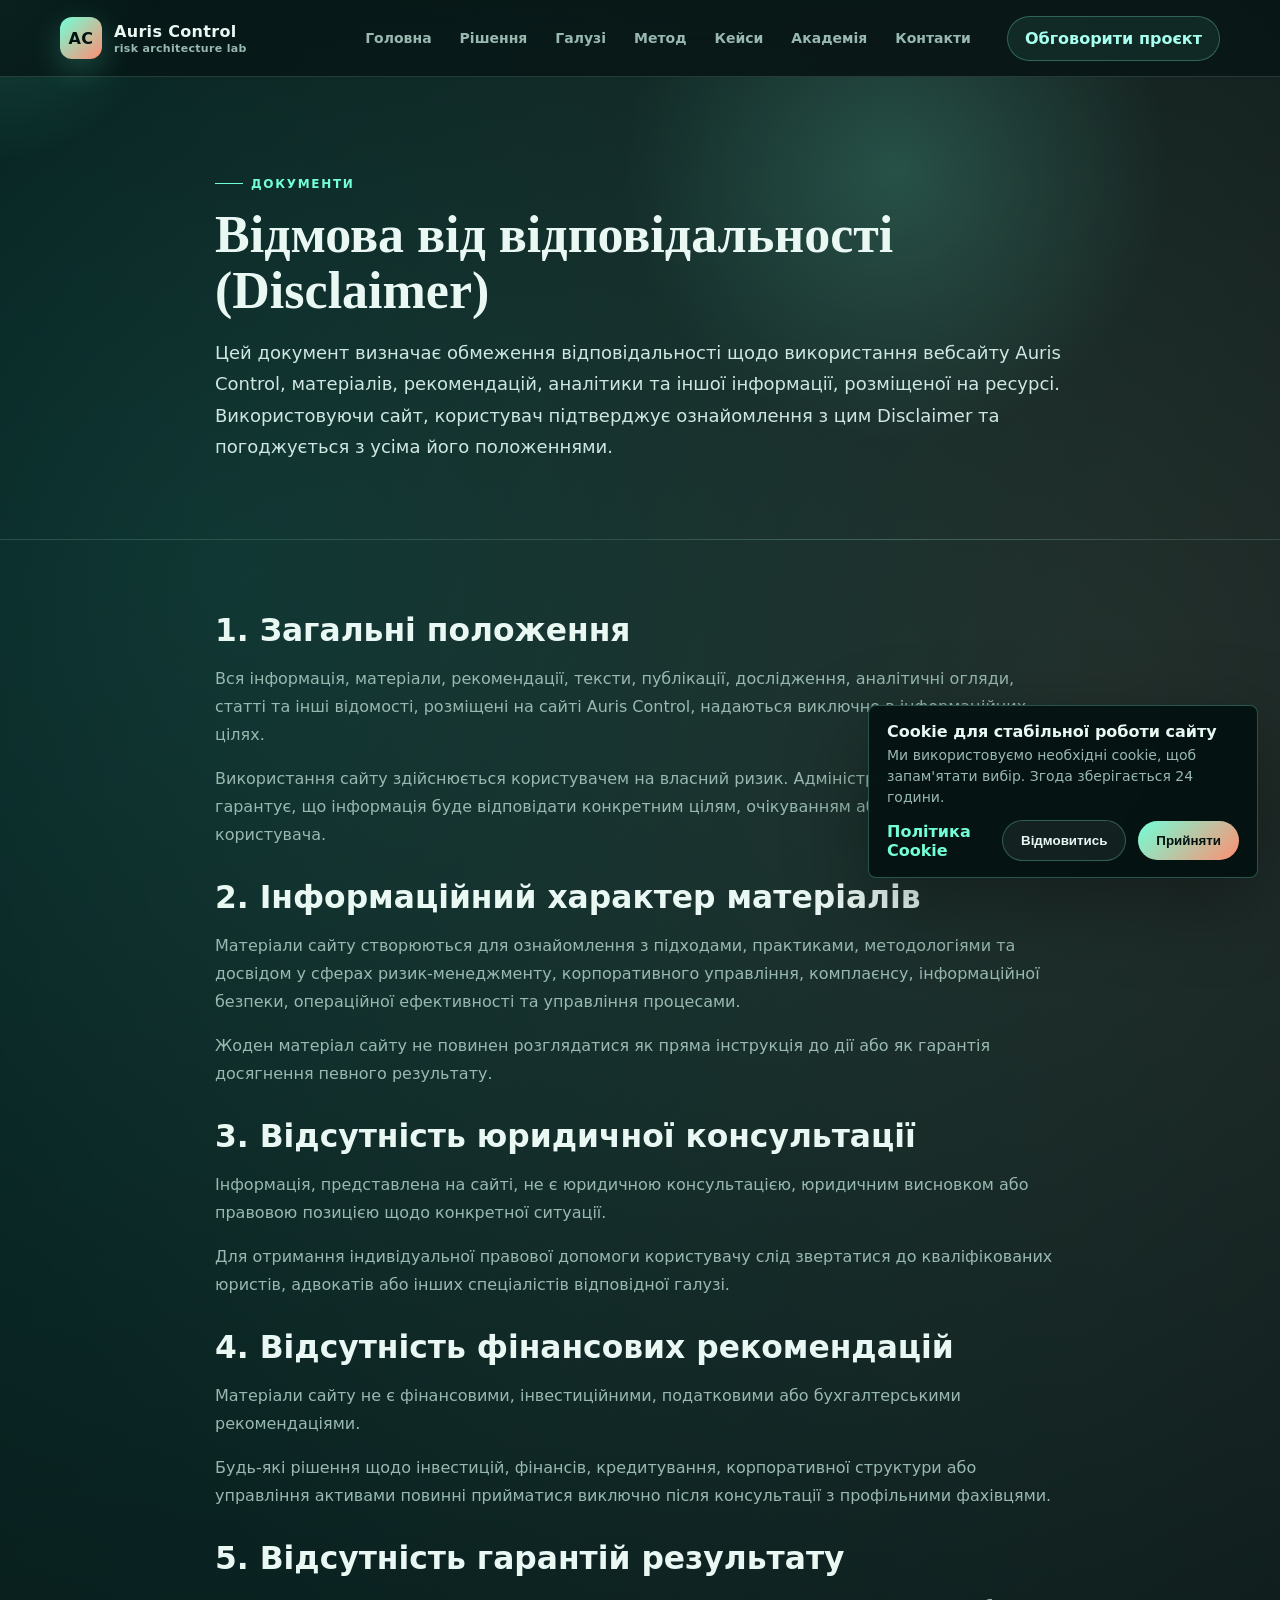
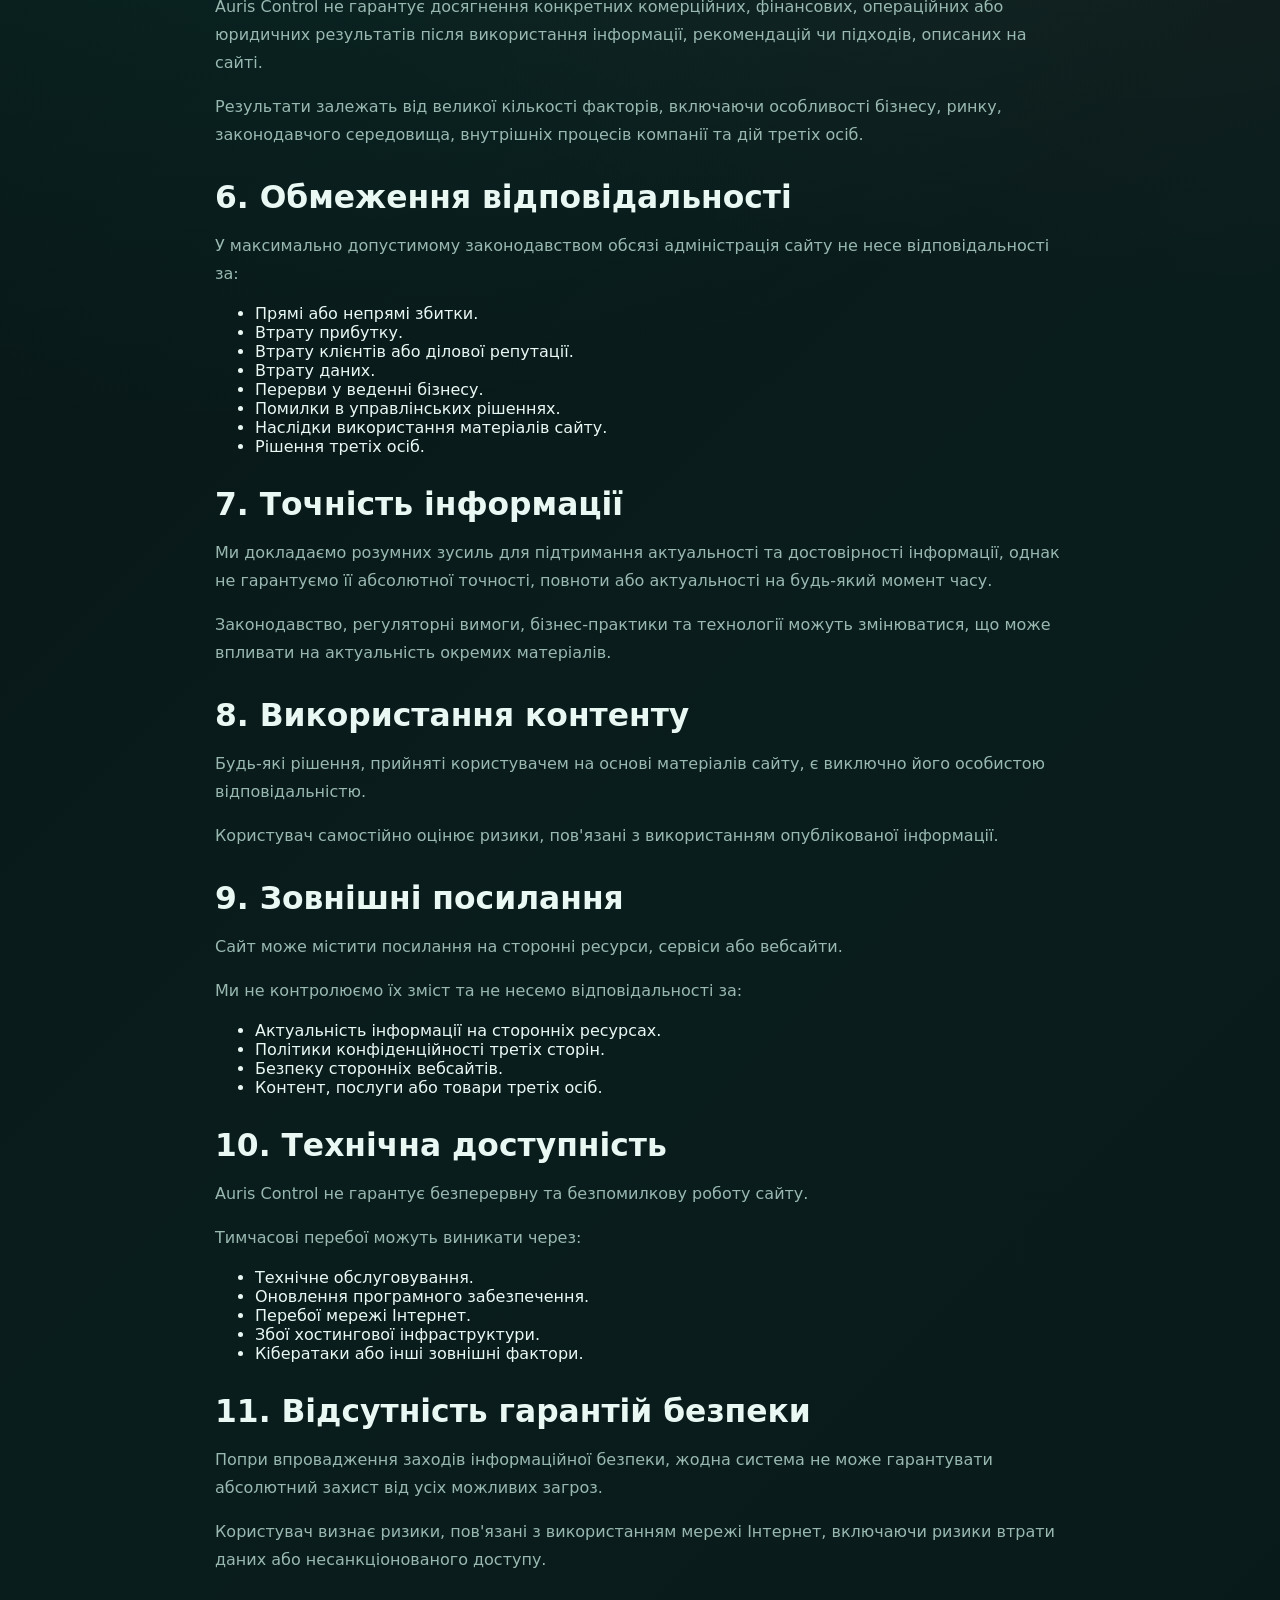
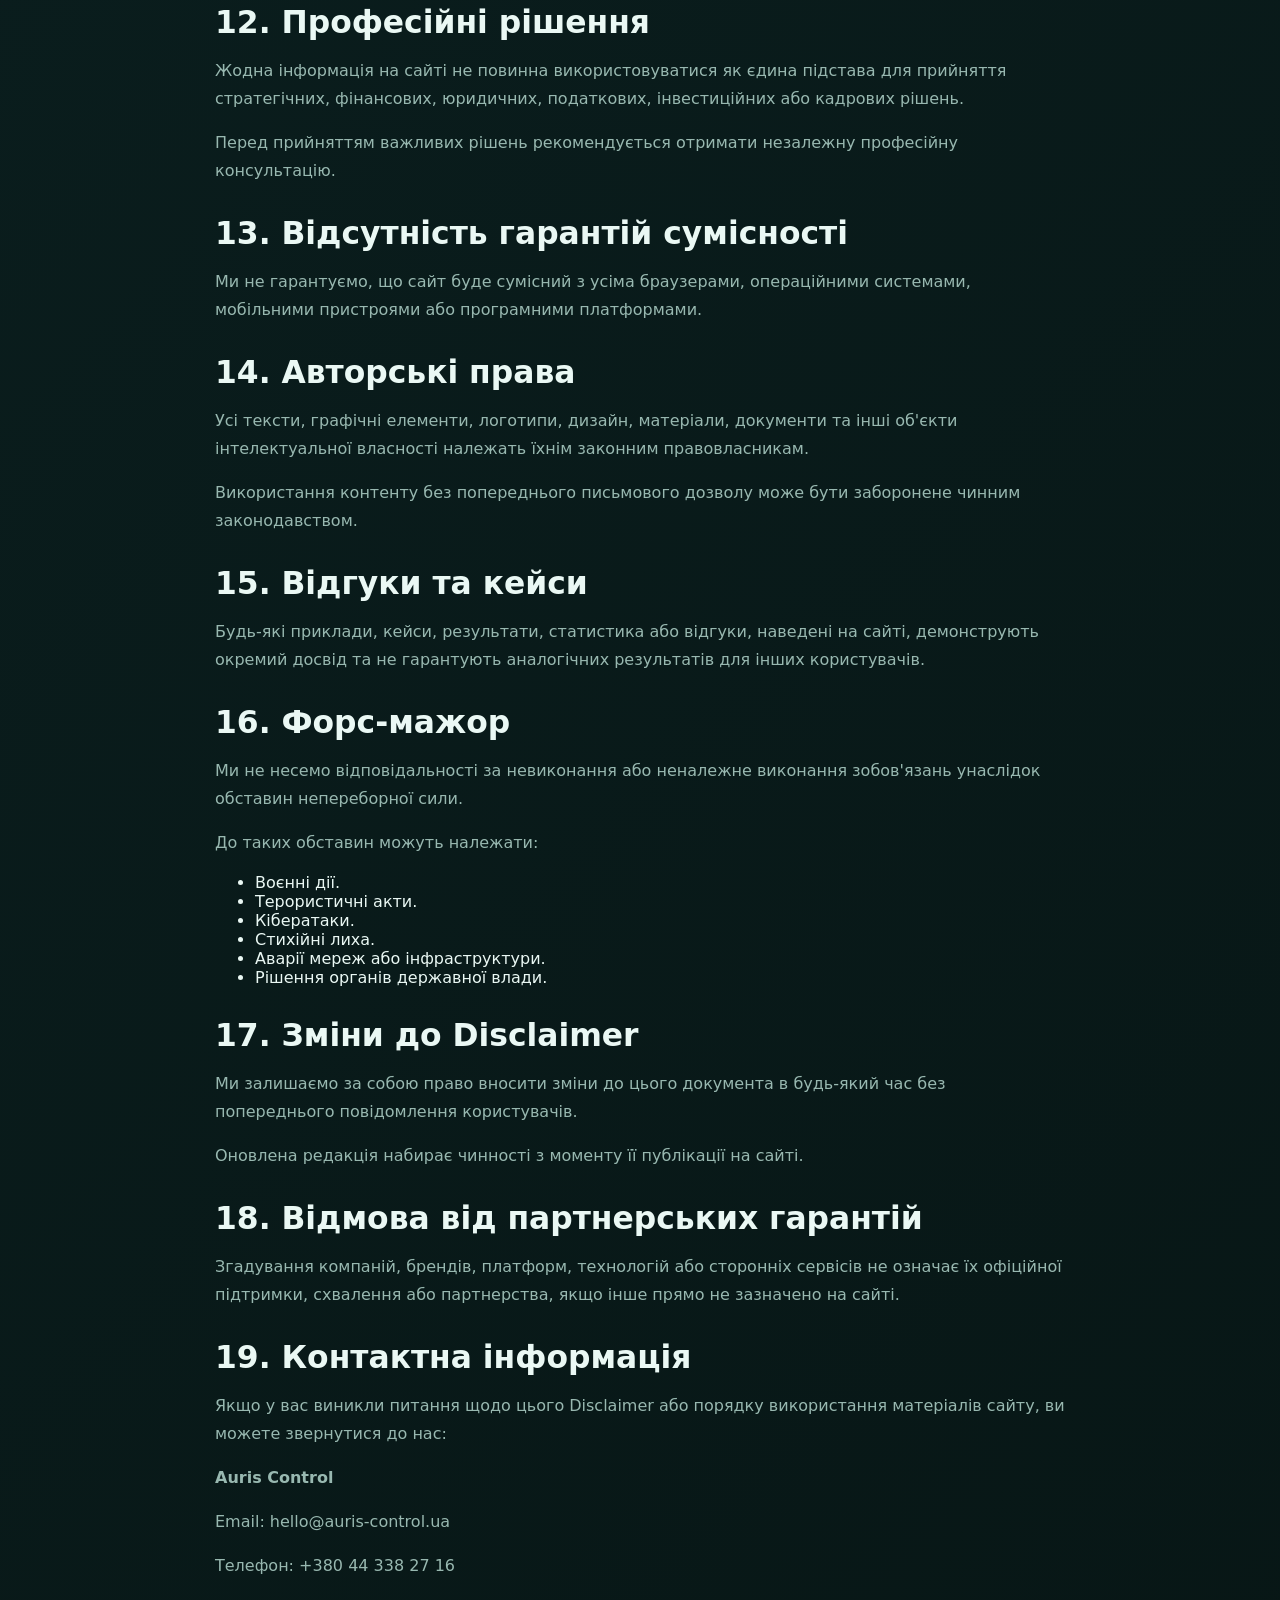
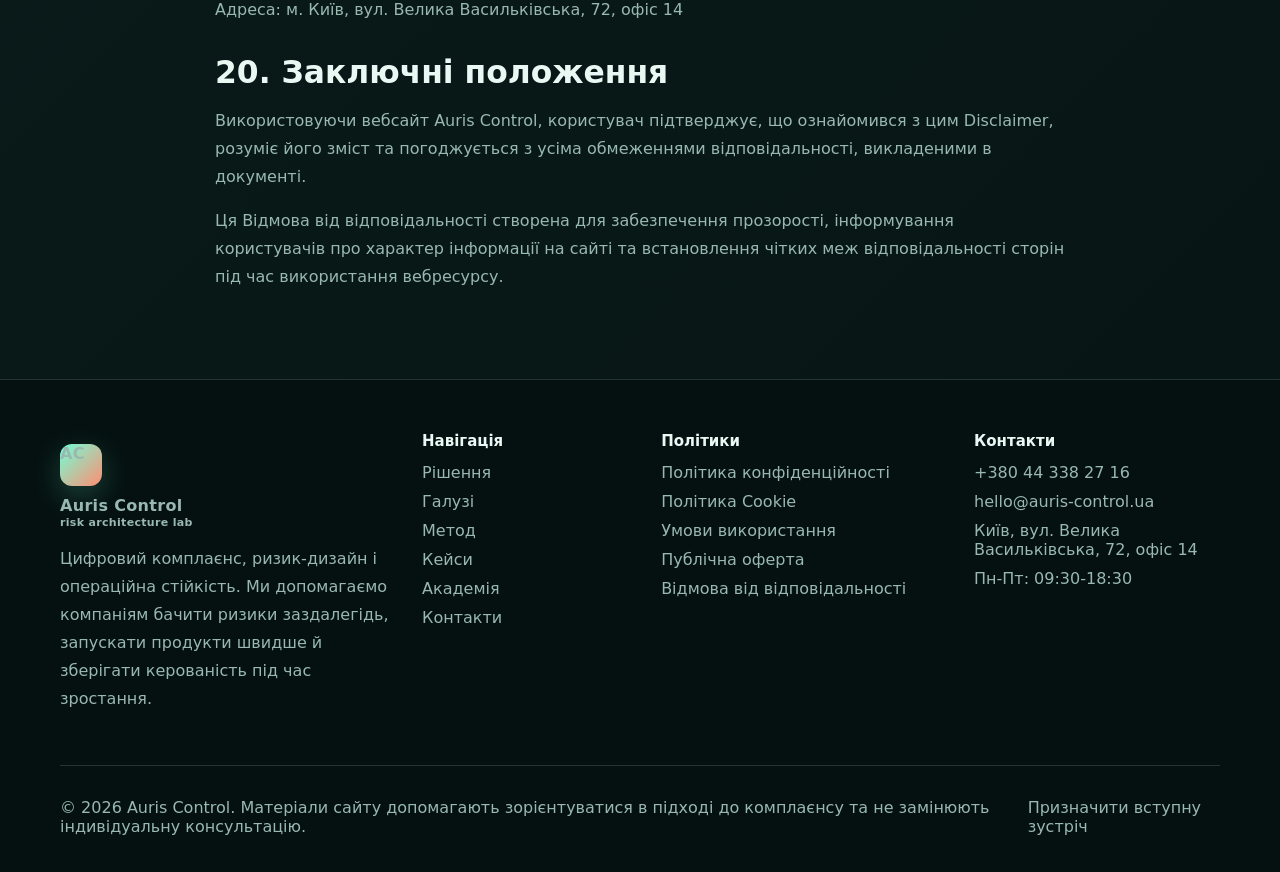
<file: disclaimer.html>
<!doctype html>
<html lang="uk">
  <head>
    <meta charset="utf-8" />
    <meta name="viewport" content="width=device-width, initial-scale=1" />
    <meta name="description" content="Відмова від відповідальності Auris Control щодо інформаційних матеріалів, зовнішніх посилань і професійних рекомендацій." />
    <title>Відмова від відповідальності - Auris Control</title>
    <link rel="stylesheet" href="assets/css/style.css" />
  <link rel="icon" type="image/svg+xml" href="assets/images/favicon.svg" />
  </head>
  <body class="legal-doc">
    <div class="noise" aria-hidden="true"></div>
    <div class="cursor-glow" aria-hidden="true"></div>
    <header class="site-header">
      <div class="container nav-wrap">
        <a class="brand" href="index.html" aria-label="Auris Control">
          <span class="brand-mark">AC</span>
          <span
            ><strong>Auris Control</strong
            ><small>risk architecture lab</small></span
          >
        </a>
        <button class="nav-toggle" type="button" aria-label="Відкрити меню">
          <span></span><span></span><span></span>
        </button>
        <nav class="main-nav" aria-label="Основна навігація">
          <a class="" href="index.html">Головна</a
          ><a class="" href="solutions.html">Рішення</a
          ><a class="" href="industries.html">Галузі</a
          ><a class="" href="method.html">Метод</a
          ><a class="" href="cases.html">Кейси</a
          ><a class="" href="academy.html">Академія</a
          ><a class="" href="contact.html">Контакти</a>
        </nav>
        <a class="header-cta" href="contact.html">Обговорити проєкт</a>
      </div>
    </header>
    <main>
      <section class="page-hero">
        <div class="container narrow reveal">
          <span class="eyebrow">Документи</span>
          <h1>Відмова від відповідальності (Disclaimer)</h1>
          <p>
            Цей документ визначає обмеження відповідальності щодо використання
            вебсайту Auris Control, матеріалів, рекомендацій, аналітики та іншої
            інформації, розміщеної на ресурсі. Використовуючи сайт, користувач
            підтверджує ознайомлення з цим Disclaimer та погоджується з усіма
            його положеннями.
          </p>
        </div>
      </section>

      <section class="section legal-page">
        <div class="container narrow reveal">
          <h2>1. Загальні положення</h2>

          <p>
            Вся інформація, матеріали, рекомендації, тексти, публікації,
            дослідження, аналітичні огляди, статті та інші відомості, розміщені
            на сайті Auris Control, надаються виключно в інформаційних цілях.
          </p>

          <p>
            Використання сайту здійснюється користувачем на власний ризик.
            Адміністрація сайту не гарантує, що інформація буде відповідати
            конкретним цілям, очікуванням або потребам користувача.
          </p>

          <h2>2. Інформаційний характер матеріалів</h2>

          <p>
            Матеріали сайту створюються для ознайомлення з підходами,
            практиками, методологіями та досвідом у сферах ризик-менеджменту,
            корпоративного управління, комплаєнсу, інформаційної безпеки,
            операційної ефективності та управління процесами.
          </p>

          <p>
            Жоден матеріал сайту не повинен розглядатися як пряма інструкція до
            дії або як гарантія досягнення певного результату.
          </p>

          <h2>3. Відсутність юридичної консультації</h2>

          <p>
            Інформація, представлена на сайті, не є юридичною консультацією,
            юридичним висновком або правовою позицією щодо конкретної ситуації.
          </p>

          <p>
            Для отримання індивідуальної правової допомоги користувачу слід
            звертатися до кваліфікованих юристів, адвокатів або інших
            спеціалістів відповідної галузі.
          </p>

          <h2>4. Відсутність фінансових рекомендацій</h2>

          <p>
            Матеріали сайту не є фінансовими, інвестиційними, податковими або
            бухгалтерськими рекомендаціями.
          </p>

          <p>
            Будь-які рішення щодо інвестицій, фінансів, кредитування,
            корпоративної структури або управління активами повинні прийматися
            виключно після консультації з профільними фахівцями.
          </p>

          <h2>5. Відсутність гарантій результату</h2>

          <p>
            Auris Control не гарантує досягнення конкретних комерційних,
            фінансових, операційних або юридичних результатів після використання
            інформації, рекомендацій чи підходів, описаних на сайті.
          </p>

          <p>
            Результати залежать від великої кількості факторів, включаючи
            особливості бізнесу, ринку, законодавчого середовища, внутрішніх
            процесів компанії та дій третіх осіб.
          </p>

          <h2>6. Обмеження відповідальності</h2>

          <p>
            У максимально допустимому законодавством обсязі адміністрація сайту
            не несе відповідальності за:
          </p>

          <ul>
            <li>Прямі або непрямі збитки.</li>
            <li>Втрату прибутку.</li>
            <li>Втрату клієнтів або ділової репутації.</li>
            <li>Втрату даних.</li>
            <li>Перерви у веденні бізнесу.</li>
            <li>Помилки в управлінських рішеннях.</li>
            <li>Наслідки використання матеріалів сайту.</li>
            <li>Рішення третіх осіб.</li>
          </ul>

          <h2>7. Точність інформації</h2>

          <p>
            Ми докладаємо розумних зусиль для підтримання актуальності та
            достовірності інформації, однак не гарантуємо її абсолютної
            точності, повноти або актуальності на будь-який момент часу.
          </p>

          <p>
            Законодавство, регуляторні вимоги, бізнес-практики та технології
            можуть змінюватися, що може впливати на актуальність окремих
            матеріалів.
          </p>

          <h2>8. Використання контенту</h2>

          <p>
            Будь-які рішення, прийняті користувачем на основі матеріалів сайту,
            є виключно його особистою відповідальністю.
          </p>

          <p>
            Користувач самостійно оцінює ризики, пов'язані з використанням
            опублікованої інформації.
          </p>

          <h2>9. Зовнішні посилання</h2>

          <p>
            Сайт може містити посилання на сторонні ресурси, сервіси або
            вебсайти.
          </p>

          <p>Ми не контролюємо їх зміст та не несемо відповідальності за:</p>

          <ul>
            <li>Актуальність інформації на сторонніх ресурсах.</li>
            <li>Політики конфіденційності третіх сторін.</li>
            <li>Безпеку сторонніх вебсайтів.</li>
            <li>Контент, послуги або товари третіх осіб.</li>
          </ul>

          <h2>10. Технічна доступність</h2>

          <p>
            Auris Control не гарантує безперервну та безпомилкову роботу сайту.
          </p>

          <p>Тимчасові перебої можуть виникати через:</p>

          <ul>
            <li>Технічне обслуговування.</li>
            <li>Оновлення програмного забезпечення.</li>
            <li>Перебої мережі Інтернет.</li>
            <li>Збої хостингової інфраструктури.</li>
            <li>Кібератаки або інші зовнішні фактори.</li>
          </ul>

          <h2>11. Відсутність гарантій безпеки</h2>

          <p>
            Попри впровадження заходів інформаційної безпеки, жодна система не
            може гарантувати абсолютний захист від усіх можливих загроз.
          </p>

          <p>
            Користувач визнає ризики, пов'язані з використанням мережі Інтернет,
            включаючи ризики втрати даних або несанкціонованого доступу.
          </p>

          <h2>12. Професійні рішення</h2>

          <p>
            Жодна інформація на сайті не повинна використовуватися як єдина
            підстава для прийняття стратегічних, фінансових, юридичних,
            податкових, інвестиційних або кадрових рішень.
          </p>

          <p>
            Перед прийняттям важливих рішень рекомендується отримати незалежну
            професійну консультацію.
          </p>

          <h2>13. Відсутність гарантій сумісності</h2>

          <p>
            Ми не гарантуємо, що сайт буде сумісний з усіма браузерами,
            операційними системами, мобільними пристроями або програмними
            платформами.
          </p>

          <h2>14. Авторські права</h2>

          <p>
            Усі тексти, графічні елементи, логотипи, дизайн, матеріали,
            документи та інші об'єкти інтелектуальної власності належать їхнім
            законним правовласникам.
          </p>

          <p>
            Використання контенту без попереднього письмового дозволу може бути
            заборонене чинним законодавством.
          </p>

          <h2>15. Відгуки та кейси</h2>

          <p>
            Будь-які приклади, кейси, результати, статистика або відгуки,
            наведені на сайті, демонструють окремий досвід та не гарантують
            аналогічних результатів для інших користувачів.
          </p>

          <h2>16. Форс-мажор</h2>

          <p>
            Ми не несемо відповідальності за невиконання або неналежне виконання
            зобов'язань унаслідок обставин непереборної сили.
          </p>

          <p>До таких обставин можуть належати:</p>

          <ul>
            <li>Воєнні дії.</li>
            <li>Терористичні акти.</li>
            <li>Кібератаки.</li>
            <li>Стихійні лиха.</li>
            <li>Аварії мереж або інфраструктури.</li>
            <li>Рішення органів державної влади.</li>
          </ul>

          <h2>17. Зміни до Disclaimer</h2>

          <p>
            Ми залишаємо за собою право вносити зміни до цього документа в
            будь-який час без попереднього повідомлення користувачів.
          </p>

          <p>
            Оновлена редакція набирає чинності з моменту її публікації на сайті.
          </p>

          <h2>18. Відмова від партнерських гарантій</h2>

          <p>
            Згадування компаній, брендів, платформ, технологій або сторонніх
            сервісів не означає їх офіційної підтримки, схвалення або
            партнерства, якщо інше прямо не зазначено на сайті.
          </p>

          <h2>19. Контактна інформація</h2>

          <p>
            Якщо у вас виникли питання щодо цього Disclaimer або порядку
            використання матеріалів сайту, ви можете звернутися до нас:
          </p>

          <p><strong>Auris Control</strong></p>

          <p>Email: hello@auris-control.ua</p>

          <p>Телефон: +380 44 338 27 16</p>

          <p>Адреса: м. Київ, вул. Велика Васильківська, 72, офіс 14</p>

          <h2>20. Заключні положення</h2>

          <p>
            Використовуючи вебсайт Auris Control, користувач підтверджує, що
            ознайомився з цим Disclaimer, розуміє його зміст та погоджується з
            усіма обмеженнями відповідальності, викладеними в документі.
          </p>

          <p>
            Ця Відмова від відповідальності створена для забезпечення
            прозорості, інформування користувачів про характер інформації на
            сайті та встановлення чітких меж відповідальності сторін під час
            використання вебресурсу.
          </p>
        </div>
      </section>
    </main>
    <footer class="footer">
    <div class="container footer-grid">
      <div>
        <a class="brand footer-brand" href="index.html"><span class="brand-mark">AC</span><span><strong>Auris Control</strong><small>risk architecture lab</small></span></a>
        <p>Цифровий комплаєнс, ризик-дизайн і операційна стійкість. Ми допомагаємо компаніям бачити ризики заздалегідь, запускати продукти швидше й зберігати керованість під час зростання.</p>
      </div>
      <div>
        <h3>Навігація</h3>
        <a href="solutions.html">Рішення</a>
        <a href="industries.html">Галузі</a>
        <a href="method.html">Метод</a>
        <a href="cases.html">Кейси</a>
        <a href="academy.html">Академія</a>
        <a href="contact.html">Контакти</a>
      </div>
      <div>
        <h3>Політики</h3>
        <a href="privacy.html">Політика конфіденційності</a>
        <a href="cookie-policy.html">Політика Cookie</a>
        <a href="terms.html">Умови використання</a>
        <a href="offer-agreement.html">Публічна оферта</a>
        <a href="disclaimer.html">Відмова від відповідальності</a>
      </div>
      <div>
        <h3>Контакти</h3>
        <a href="tel:+380443382716">+380 44 338 27 16</a>
        <a href="mailto:hello@auris-control.ua">hello@auris-control.ua</a>
        <span>Київ, вул. Велика Васильківська, 72, офіс 14</span>
        <span>Пн-Пт: 09:30-18:30</span>
      </div>
    </div>
    <div class="container footer-bottom">
      <span>© 2026 Auris Control. Матеріали сайту допомагають зорієнтуватися в підході до комплаєнсу та не замінюють індивідуальну консультацію.</span>
      <a href="contact.html">Призначити вступну зустріч</a>
    </div>
  </footer>
    <script src="assets/js/main.js"></script>
    <div class="cookie-banner" data-cookie-banner>
    <div>
      <strong>Cookie для стабільної роботи сайту</strong>
      <p>Ми використовуємо необхідні cookie, щоб запам'ятати вибір. Згода зберігається 24 години.</p>
    </div>
    <div class="cookie-actions">
      <a href="cookie-policy.html">Політика Cookie</a>
      <button class="cookie-reject" type="button" data-cookie-reject>Відмовитись</button>
      <button type="button" data-cookie-accept>Прийняти</button>
    </div>
  </div>
</body>
</html>
</file>
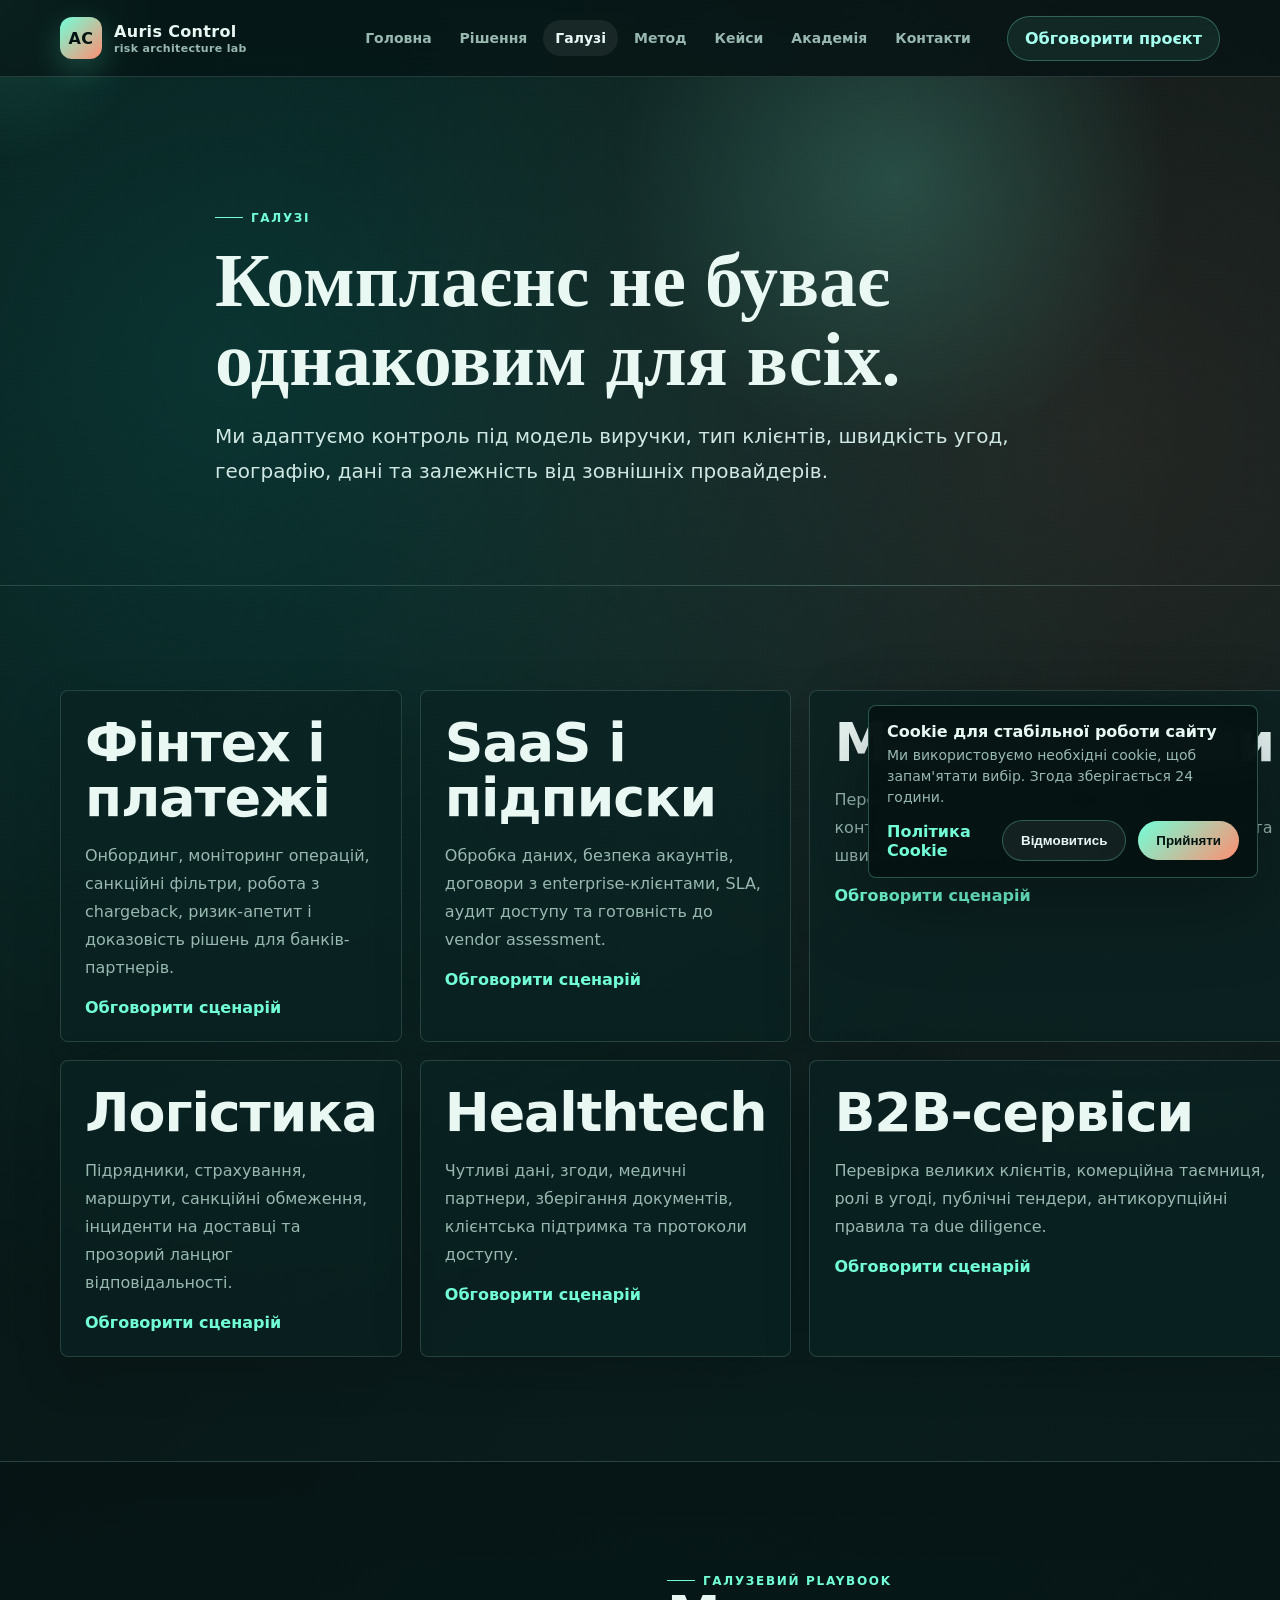
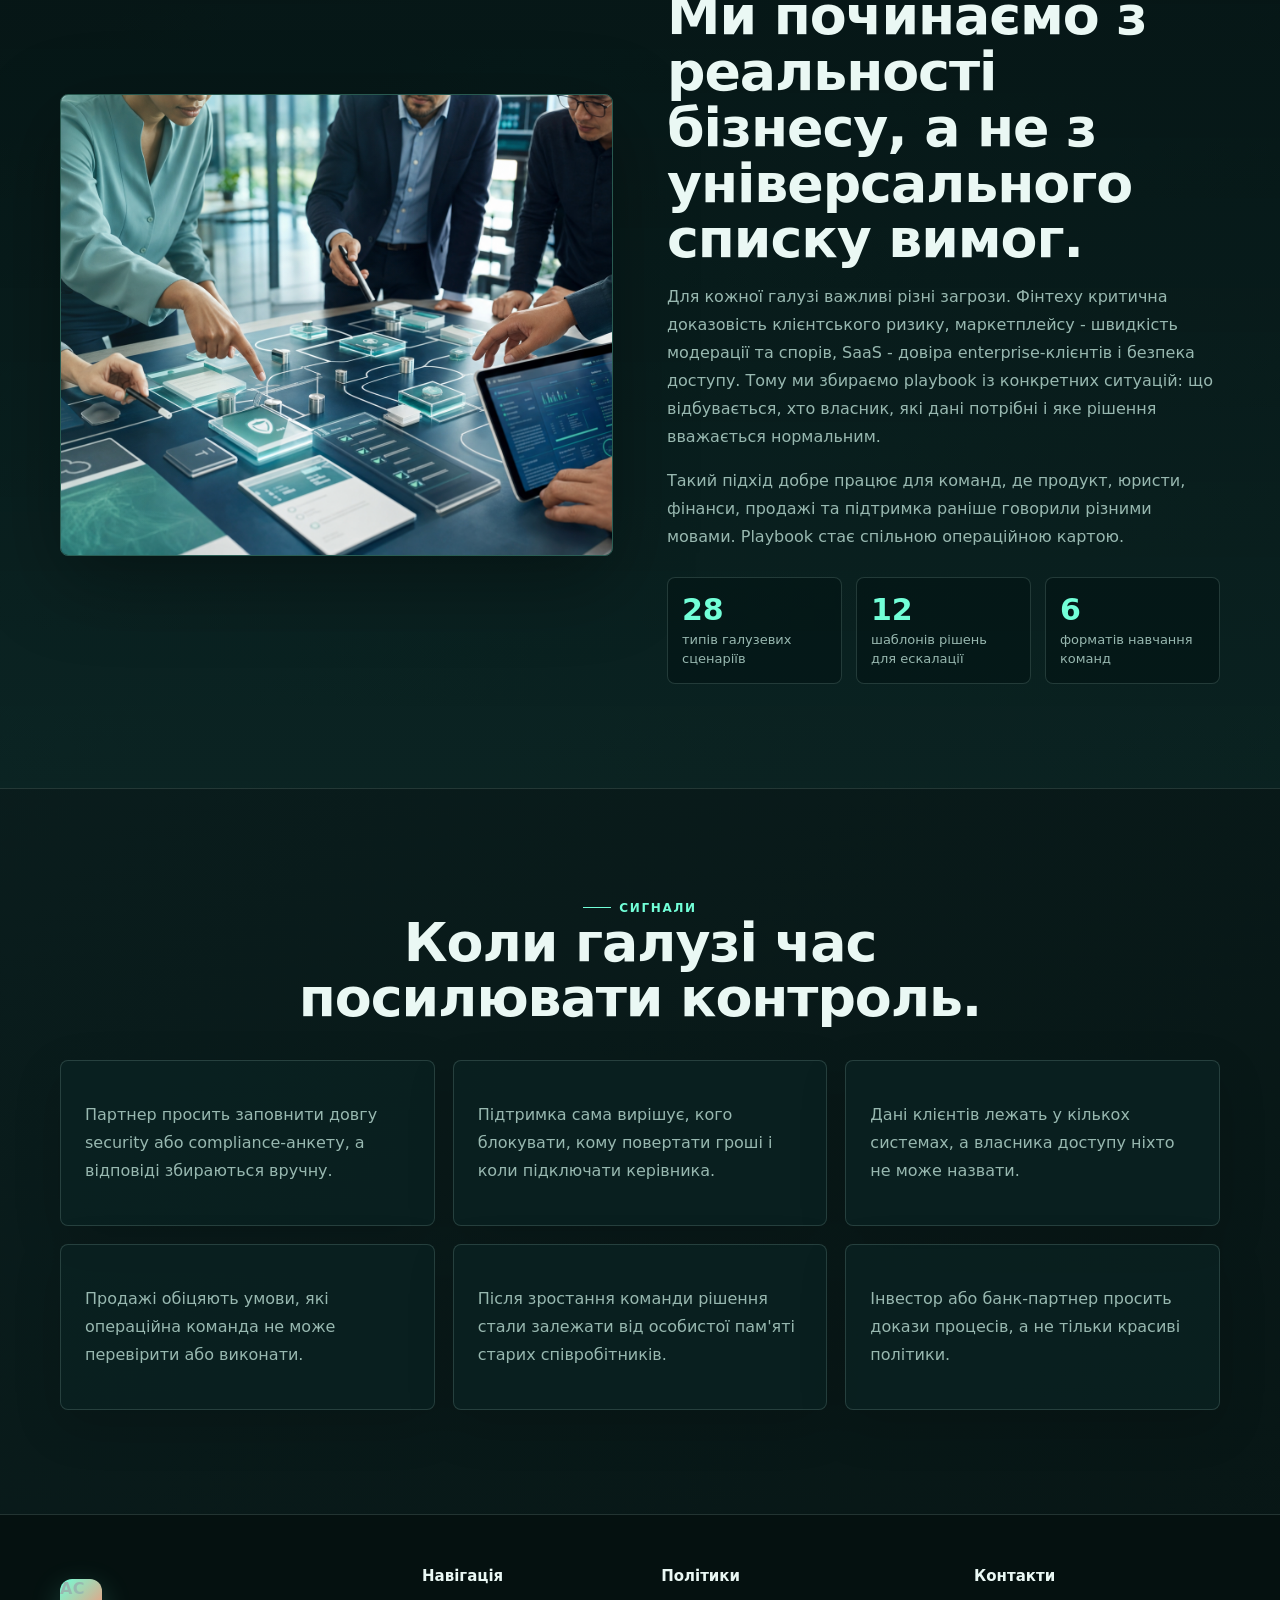
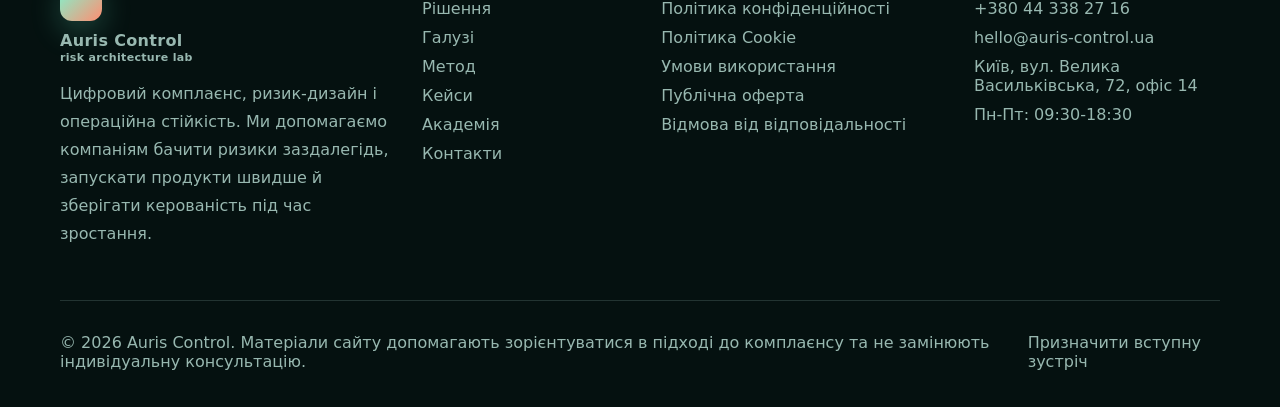
<file: industries.html>
<!doctype html>
<html lang="uk">
<head>
  <meta charset="utf-8" />
  <meta name="viewport" content="width=device-width, initial-scale=1" />
  <meta name="description" content="Галузеві сценарії комплаєнсу для фінтеху, SaaS, маркетплейсів, логістики, healthtech і B2B-сервісів." />
  <title>Галузі - Auris Control</title>
  <link rel="stylesheet" href="assets/css/style.css" />
  <link rel="icon" type="image/svg+xml" href="assets/images/favicon.svg" />
</head>
<body>
  <div class="noise" aria-hidden="true"></div>
  <div class="cursor-glow" aria-hidden="true"></div>
  <header class="site-header">
    <div class="container nav-wrap">
      <a class="brand" href="index.html" aria-label="Auris Control">
        <span class="brand-mark">AC</span>
        <span><strong>Auris Control</strong><small>risk architecture lab</small></span>
      </a>
      <button class="nav-toggle" type="button" aria-label="Відкрити меню"><span></span><span></span><span></span></button>
      <nav class="main-nav" aria-label="Основна навігація"><a class="" href="index.html">Головна</a><a class="" href="solutions.html">Рішення</a><a class=" active" href="industries.html">Галузі</a><a class="" href="method.html">Метод</a><a class="" href="cases.html">Кейси</a><a class="" href="academy.html">Академія</a><a class="" href="contact.html">Контакти</a></nav>
      <a class="header-cta" href="contact.html">Обговорити проєкт</a>
    </div>
  </header>
  <main><section class="page-hero">
    <div class="container narrow reveal">
      <span class="eyebrow">Галузі</span>
      <h1>Комплаєнс не буває однаковим для всіх.</h1>
      <p>Ми адаптуємо контроль під модель виручки, тип клієнтів, швидкість угод, географію, дані та залежність від зовнішніх провайдерів.</p>
    </div>
  </section>
<section class="section">
  <div class="container industry-grid">
    <article class="industry-card reveal"><h2>Фінтех і платежі</h2><p>Онбординг, моніторинг операцій, санкційні фільтри, робота з chargeback, ризик-апетит і доказовість рішень для банків-партнерів.</p><a href="contact.html">Обговорити сценарій</a></article><article class="industry-card reveal"><h2>SaaS і підписки</h2><p>Обробка даних, безпека акаунтів, договори з enterprise-клієнтами, SLA, аудит доступу та готовність до vendor assessment.</p><a href="contact.html">Обговорити сценарій</a></article><article class="industry-card reveal"><h2>Маркетплейси</h2><p>Перевірка продавців, скарги покупців, контрафакт, платіжні спори, контентні політики та швидке відключення порушників.</p><a href="contact.html">Обговорити сценарій</a></article><article class="industry-card reveal"><h2>Логістика</h2><p>Підрядники, страхування, маршрути, санкційні обмеження, інциденти на доставці та прозорий ланцюг відповідальності.</p><a href="contact.html">Обговорити сценарій</a></article><article class="industry-card reveal"><h2>Healthtech</h2><p>Чутливі дані, згоди, медичні партнери, зберігання документів, клієнтська підтримка та протоколи доступу.</p><a href="contact.html">Обговорити сценарій</a></article><article class="industry-card reveal"><h2>B2B-сервіси</h2><p>Перевірка великих клієнтів, комерційна таємниця, ролі в угоді, публічні тендери, антикорупційні правила та due diligence.</p><a href="contact.html">Обговорити сценарій</a></article>
  </div>
</section>
<section class="section dark-band">
  <div class="container split">
    <div class="visual-card reveal"><img src="assets/images/strategy-table.png" alt="Модель цифрового контролю для галузі"></div>
    <div class="reveal">
      <span class="eyebrow">Галузевий playbook</span>
      <h2>Ми починаємо з реальності бізнесу, а не з універсального списку вимог.</h2>
      <p>Для кожної галузі важливі різні загрози. Фінтеху критична доказовість клієнтського ризику, маркетплейсу - швидкість модерації та спорів, SaaS - довіра enterprise-клієнтів і безпека доступу. Тому ми збираємо playbook із конкретних ситуацій: що відбувається, хто власник, які дані потрібні і яке рішення вважається нормальним.</p>
      <p>Такий підхід добре працює для команд, де продукт, юристи, фінанси, продажі та підтримка раніше говорили різними мовами. Playbook стає спільною операційною картою.</p>
      <div class="stat-row">
        <div><strong data-counter="28">28</strong><span>типів галузевих сценаріїв</span></div>
        <div><strong data-counter="12">12</strong><span>шаблонів рішень для ескалації</span></div>
        <div><strong data-counter="6">6</strong><span>форматів навчання команд</span></div>
      </div>
    </div>
  </div>
</section>
<section class="section">
  <div class="container">
    <div class="section-head centered reveal"><span class="eyebrow">Сигнали</span><h2>Коли галузі час посилювати контроль.</h2></div>
    <div class="signal-grid">
      <article class="signal-card reveal"><p>Партнер просить заповнити довгу security або compliance-анкету, а відповіді збираються вручну.</p></article><article class="signal-card reveal"><p>Підтримка сама вирішує, кого блокувати, кому повертати гроші і коли підключати керівника.</p></article><article class="signal-card reveal"><p>Дані клієнтів лежать у кількох системах, а власника доступу ніхто не може назвати.</p></article><article class="signal-card reveal"><p>Продажі обіцяють умови, які операційна команда не може перевірити або виконати.</p></article><article class="signal-card reveal"><p>Після зростання команди рішення стали залежати від особистої пам'яті старих співробітників.</p></article><article class="signal-card reveal"><p>Інвестор або банк-партнер просить докази процесів, а не тільки красиві політики.</p></article>
    </div>
  </div>
</section></main>
  <footer class="footer">
    <div class="container footer-grid">
      <div>
        <a class="brand footer-brand" href="index.html"><span class="brand-mark">AC</span><span><strong>Auris Control</strong><small>risk architecture lab</small></span></a>
        <p>Цифровий комплаєнс, ризик-дизайн і операційна стійкість. Ми допомагаємо компаніям бачити ризики заздалегідь, запускати продукти швидше й зберігати керованість під час зростання.</p>
      </div>
      <div>
        <h3>Навігація</h3>
        <a href="solutions.html">Рішення</a>
        <a href="industries.html">Галузі</a>
        <a href="method.html">Метод</a>
        <a href="cases.html">Кейси</a>
        <a href="academy.html">Академія</a>
        <a href="contact.html">Контакти</a>
      </div>
      <div>
        <h3>Політики</h3>
        <a href="privacy.html">Політика конфіденційності</a>
        <a href="cookie-policy.html">Політика Cookie</a>
        <a href="terms.html">Умови використання</a>
        <a href="offer-agreement.html">Публічна оферта</a>
        <a href="disclaimer.html">Відмова від відповідальності</a>
      </div>
      <div>
        <h3>Контакти</h3>
        <a href="tel:+380443382716">+380 44 338 27 16</a>
        <a href="mailto:hello@auris-control.ua">hello@auris-control.ua</a>
        <span>Київ, вул. Велика Васильківська, 72, офіс 14</span>
        <span>Пн-Пт: 09:30-18:30</span>
      </div>
    </div>
    <div class="container footer-bottom">
      <span>© 2026 Auris Control. Матеріали сайту допомагають зорієнтуватися в підході до комплаєнсу та не замінюють індивідуальну консультацію.</span>
      <a href="contact.html">Призначити вступну зустріч</a>
    </div>
  </footer>
  <script src="assets/js/main.js"></script>
  <div class="cookie-banner" data-cookie-banner>
    <div>
      <strong>Cookie для стабільної роботи сайту</strong>
      <p>Ми використовуємо необхідні cookie, щоб запам'ятати вибір. Згода зберігається 24 години.</p>
    </div>
    <div class="cookie-actions">
      <a href="cookie-policy.html">Політика Cookie</a>
      <button class="cookie-reject" type="button" data-cookie-reject>Відмовитись</button>
      <button type="button" data-cookie-accept>Прийняти</button>
    </div>
  </div>
</body>
</html>
</file>
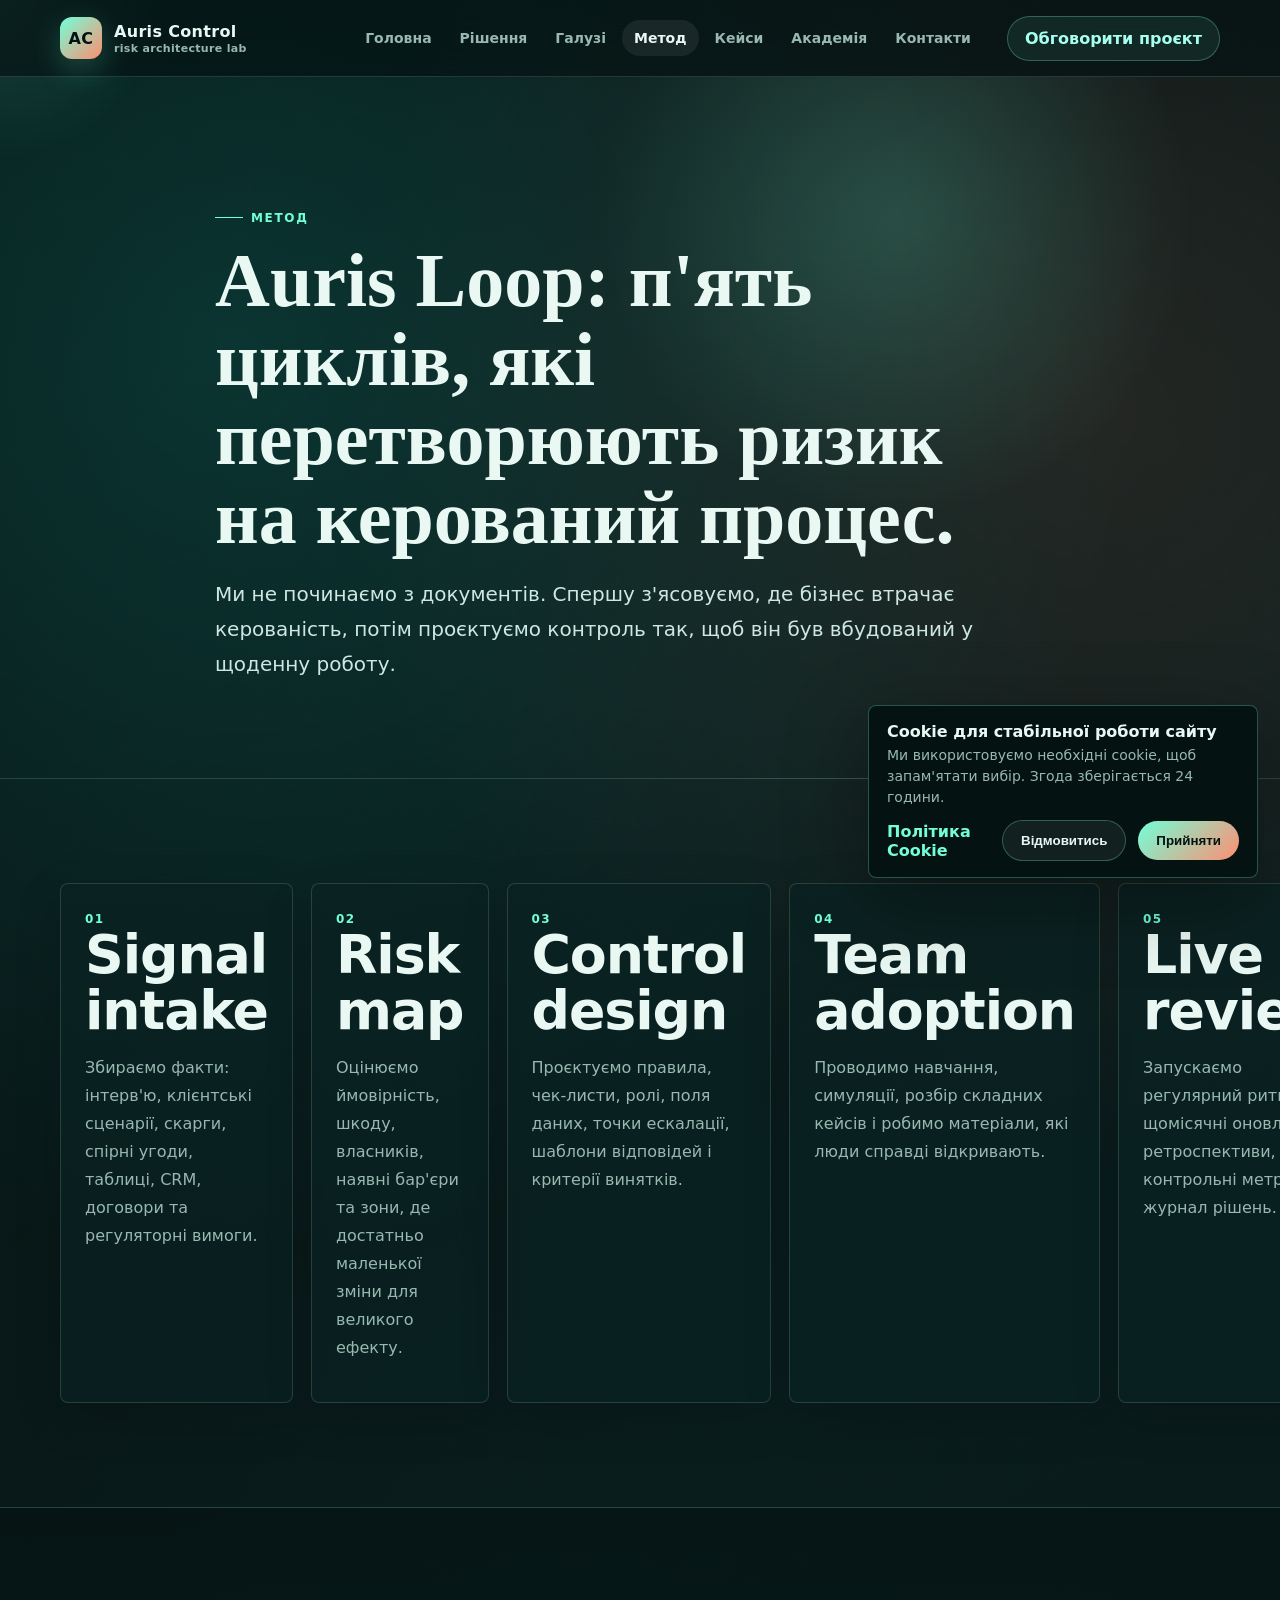
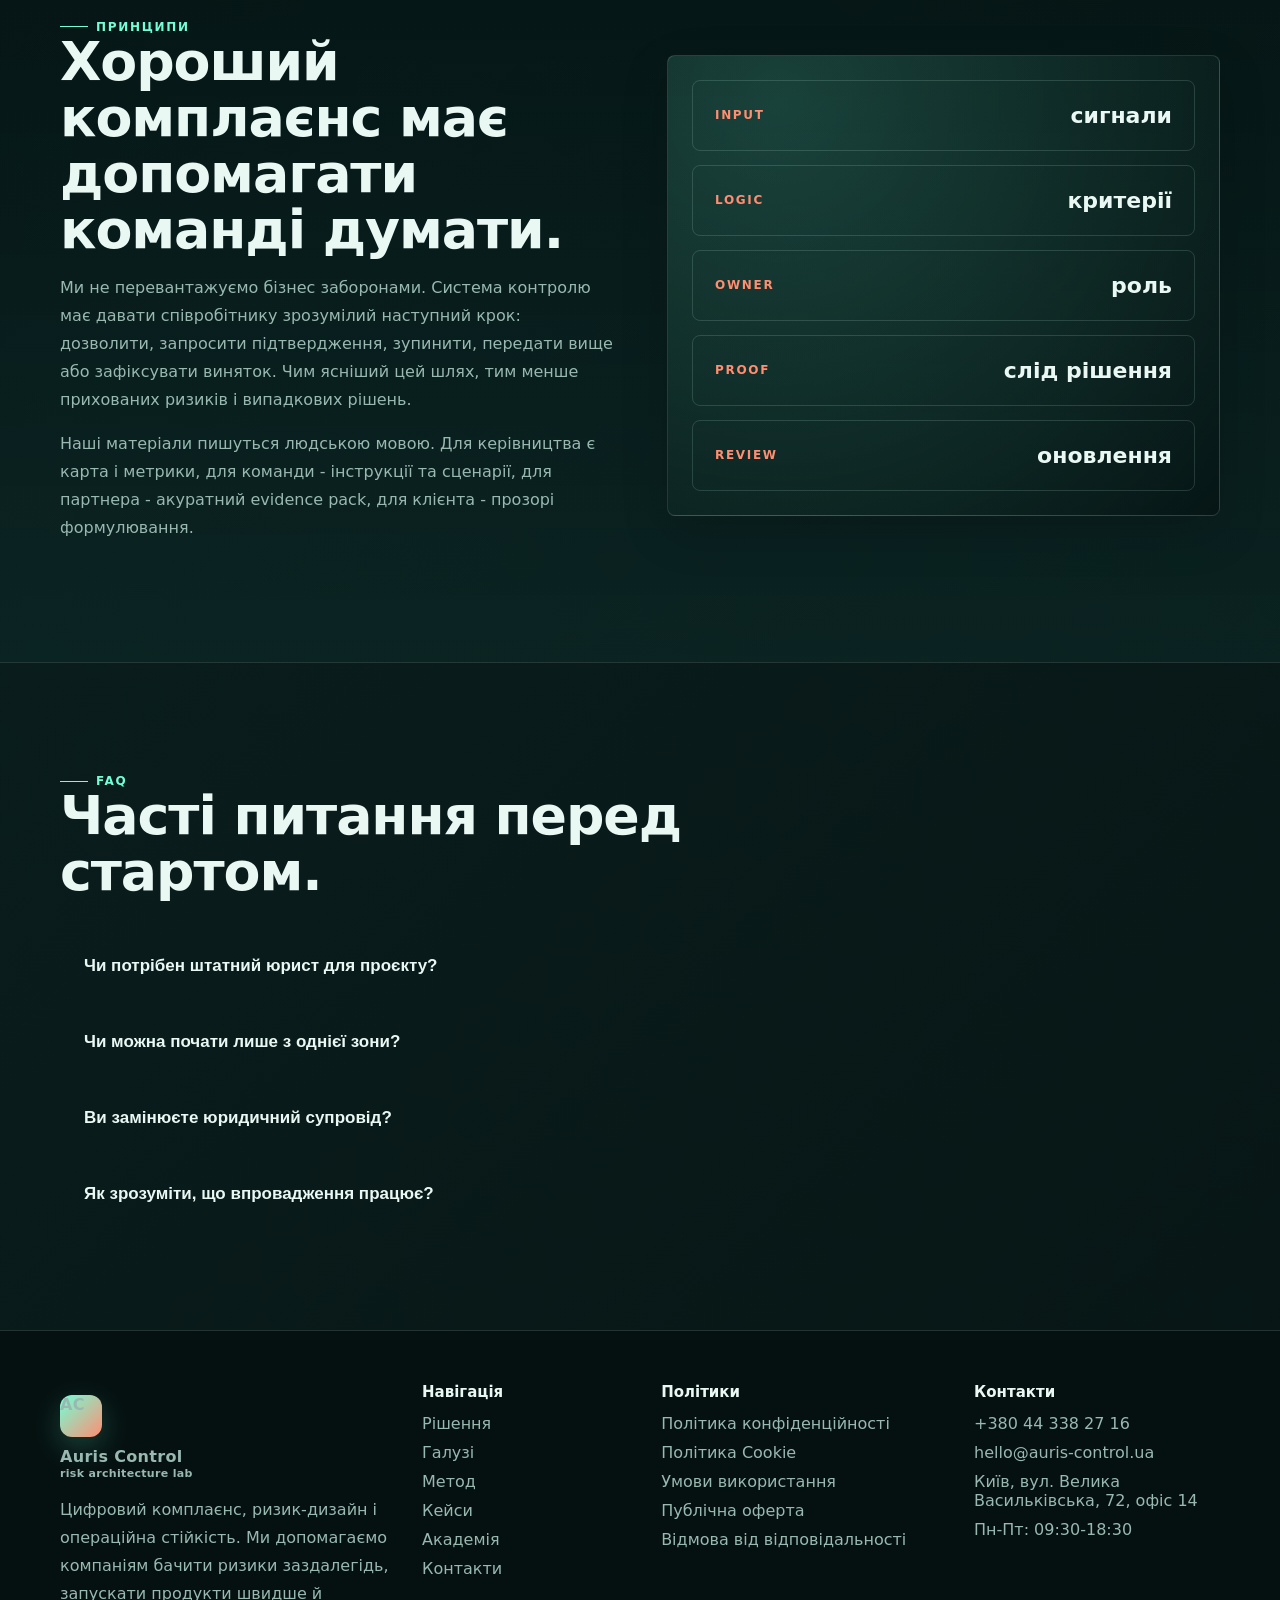
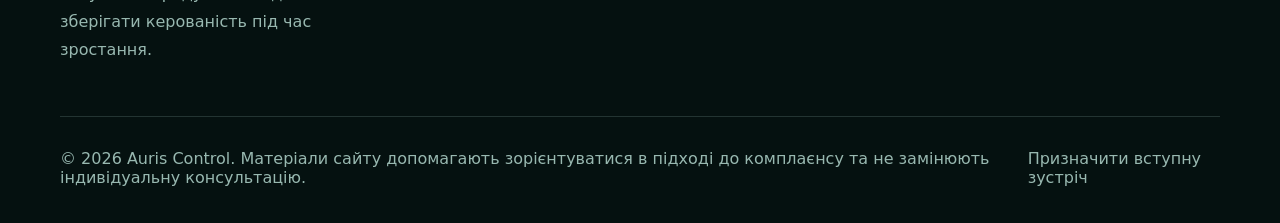
<file: method.html>
<!doctype html>
<html lang="uk">
<head>
  <meta charset="utf-8" />
  <meta name="viewport" content="width=device-width, initial-scale=1" />
  <meta name="description" content="Метод роботи Auris Control: discovery, risk map, design sprint, впровадження та операційний ритм." />
  <title>Метод - Auris Control</title>
  <link rel="stylesheet" href="assets/css/style.css" />
  <link rel="icon" type="image/svg+xml" href="assets/images/favicon.svg" />
</head>
<body>
  <div class="noise" aria-hidden="true"></div>
  <div class="cursor-glow" aria-hidden="true"></div>
  <header class="site-header">
    <div class="container nav-wrap">
      <a class="brand" href="index.html" aria-label="Auris Control">
        <span class="brand-mark">AC</span>
        <span><strong>Auris Control</strong><small>risk architecture lab</small></span>
      </a>
      <button class="nav-toggle" type="button" aria-label="Відкрити меню"><span></span><span></span><span></span></button>
      <nav class="main-nav" aria-label="Основна навігація"><a class="" href="index.html">Головна</a><a class="" href="solutions.html">Рішення</a><a class="" href="industries.html">Галузі</a><a class=" active" href="method.html">Метод</a><a class="" href="cases.html">Кейси</a><a class="" href="academy.html">Академія</a><a class="" href="contact.html">Контакти</a></nav>
      <a class="header-cta" href="contact.html">Обговорити проєкт</a>
    </div>
  </header>
  <main><section class="page-hero">
    <div class="container narrow reveal">
      <span class="eyebrow">Метод</span>
      <h1>Auris Loop: п'ять циклів, які перетворюють ризик на керований процес.</h1>
      <p>Ми не починаємо з документів. Спершу з'ясовуємо, де бізнес втрачає керованість, потім проєктуємо контроль так, щоб він був вбудований у щоденну роботу.</p>
    </div>
  </section>
<section class="section">
  <div class="container loop-grid">
    <article class="loop-card reveal"><span>01</span><h2>Signal intake</h2><p>Збираємо факти: інтерв'ю, клієнтські сценарії, скарги, спірні угоди, таблиці, CRM, договори та регуляторні вимоги.</p></article><article class="loop-card reveal"><span>02</span><h2>Risk map</h2><p>Оцінюємо ймовірність, шкоду, власників, наявні бар'єри та зони, де достатньо маленької зміни для великого ефекту.</p></article><article class="loop-card reveal"><span>03</span><h2>Control design</h2><p>Проєктуємо правила, чек-листи, ролі, поля даних, точки ескалації, шаблони відповідей і критерії винятків.</p></article><article class="loop-card reveal"><span>04</span><h2>Team adoption</h2><p>Проводимо навчання, симуляції, розбір складних кейсів і робимо матеріали, які люди справді відкривають.</p></article><article class="loop-card reveal"><span>05</span><h2>Live review</h2><p>Запускаємо регулярний ритм: щомісячні оновлення, ретроспективи, контрольні метрики та журнал рішень.</p></article>
  </div>
</section>
<section class="section dark-band">
  <div class="container split">
    <div class="reveal">
      <span class="eyebrow">Принципи</span>
      <h2>Хороший комплаєнс має допомагати команді думати.</h2>
      <p>Ми не перевантажуємо бізнес заборонами. Система контролю має давати співробітнику зрозумілий наступний крок: дозволити, запросити підтвердження, зупинити, передати вище або зафіксувати виняток. Чим ясніший цей шлях, тим менше прихованих ризиків і випадкових рішень.</p>
      <p>Наші матеріали пишуться людською мовою. Для керівництва є карта і метрики, для команди - інструкції та сценарії, для партнера - акуратний evidence pack, для клієнта - прозорі формулювання.</p>
    </div>
    <div class="method-board reveal">
      <div><span>input</span><b>сигнали</b></div>
      <div><span>logic</span><b>критерії</b></div>
      <div><span>owner</span><b>роль</b></div>
      <div><span>proof</span><b>слід рішення</b></div>
      <div><span>review</span><b>оновлення</b></div>
    </div>
  </div>
</section>
<section class="section">
  <div class="container">
    <div class="section-head reveal"><span class="eyebrow">FAQ</span><h2>Часті питання перед стартом.</h2></div>
    <div class="faq" data-accordion>
      <article class="faq-item reveal"><button type="button">Чи потрібен штатний юрист для проєкту?</button><div><p>Ні. Ми можемо працювати із засновником, COO, CFO, product lead або операційним керівником. Якщо є юридична команда, підключаємо її як власника вимог і носія контексту.</p></div></article><article class="faq-item reveal"><button type="button">Чи можна почати лише з однієї зони?</button><div><p>Так. Часто найкращий старт - клієнтський онбординг, карта даних або перевірка підрядників. Після першого модуля стає зрозуміло, що варто автоматизувати або розширити.</p></div></article><article class="faq-item reveal"><button type="button">Ви замінюєте юридичний супровід?</button><div><p>Ні. Ми працюємо на перетині права, продукту й операцій. Якщо потрібен судовий представник або ліцензований локальний радник, підключаємо профільних партнерів.</p></div></article><article class="faq-item reveal"><button type="button">Як зрозуміти, що впровадження працює?</button><div><p>Ми заздалегідь визначаємо метрики: швидкість вирішення спірних кейсів, частку ручних винятків, повноту evidence pack, кількість незакритих доступів, час реакції на інцидент.</p></div></article>
    </div>
  </div>
</section></main>
  <footer class="footer">
    <div class="container footer-grid">
      <div>
        <a class="brand footer-brand" href="index.html"><span class="brand-mark">AC</span><span><strong>Auris Control</strong><small>risk architecture lab</small></span></a>
        <p>Цифровий комплаєнс, ризик-дизайн і операційна стійкість. Ми допомагаємо компаніям бачити ризики заздалегідь, запускати продукти швидше й зберігати керованість під час зростання.</p>
      </div>
      <div>
        <h3>Навігація</h3>
        <a href="solutions.html">Рішення</a>
        <a href="industries.html">Галузі</a>
        <a href="method.html">Метод</a>
        <a href="cases.html">Кейси</a>
        <a href="academy.html">Академія</a>
        <a href="contact.html">Контакти</a>
      </div>
      <div>
        <h3>Політики</h3>
        <a href="privacy.html">Політика конфіденційності</a>
        <a href="cookie-policy.html">Політика Cookie</a>
        <a href="terms.html">Умови використання</a>
        <a href="offer-agreement.html">Публічна оферта</a>
        <a href="disclaimer.html">Відмова від відповідальності</a>
      </div>
      <div>
        <h3>Контакти</h3>
        <a href="tel:+380443382716">+380 44 338 27 16</a>
        <a href="mailto:hello@auris-control.ua">hello@auris-control.ua</a>
        <span>Київ, вул. Велика Васильківська, 72, офіс 14</span>
        <span>Пн-Пт: 09:30-18:30</span>
      </div>
    </div>
    <div class="container footer-bottom">
      <span>© 2026 Auris Control. Матеріали сайту допомагають зорієнтуватися в підході до комплаєнсу та не замінюють індивідуальну консультацію.</span>
      <a href="contact.html">Призначити вступну зустріч</a>
    </div>
  </footer>
  <script src="assets/js/main.js"></script>
  <div class="cookie-banner" data-cookie-banner>
    <div>
      <strong>Cookie для стабільної роботи сайту</strong>
      <p>Ми використовуємо необхідні cookie, щоб запам'ятати вибір. Згода зберігається 24 години.</p>
    </div>
    <div class="cookie-actions">
      <a href="cookie-policy.html">Політика Cookie</a>
      <button class="cookie-reject" type="button" data-cookie-reject>Відмовитись</button>
      <button type="button" data-cookie-accept>Прийняти</button>
    </div>
  </div>
</body>
</html>
</file>
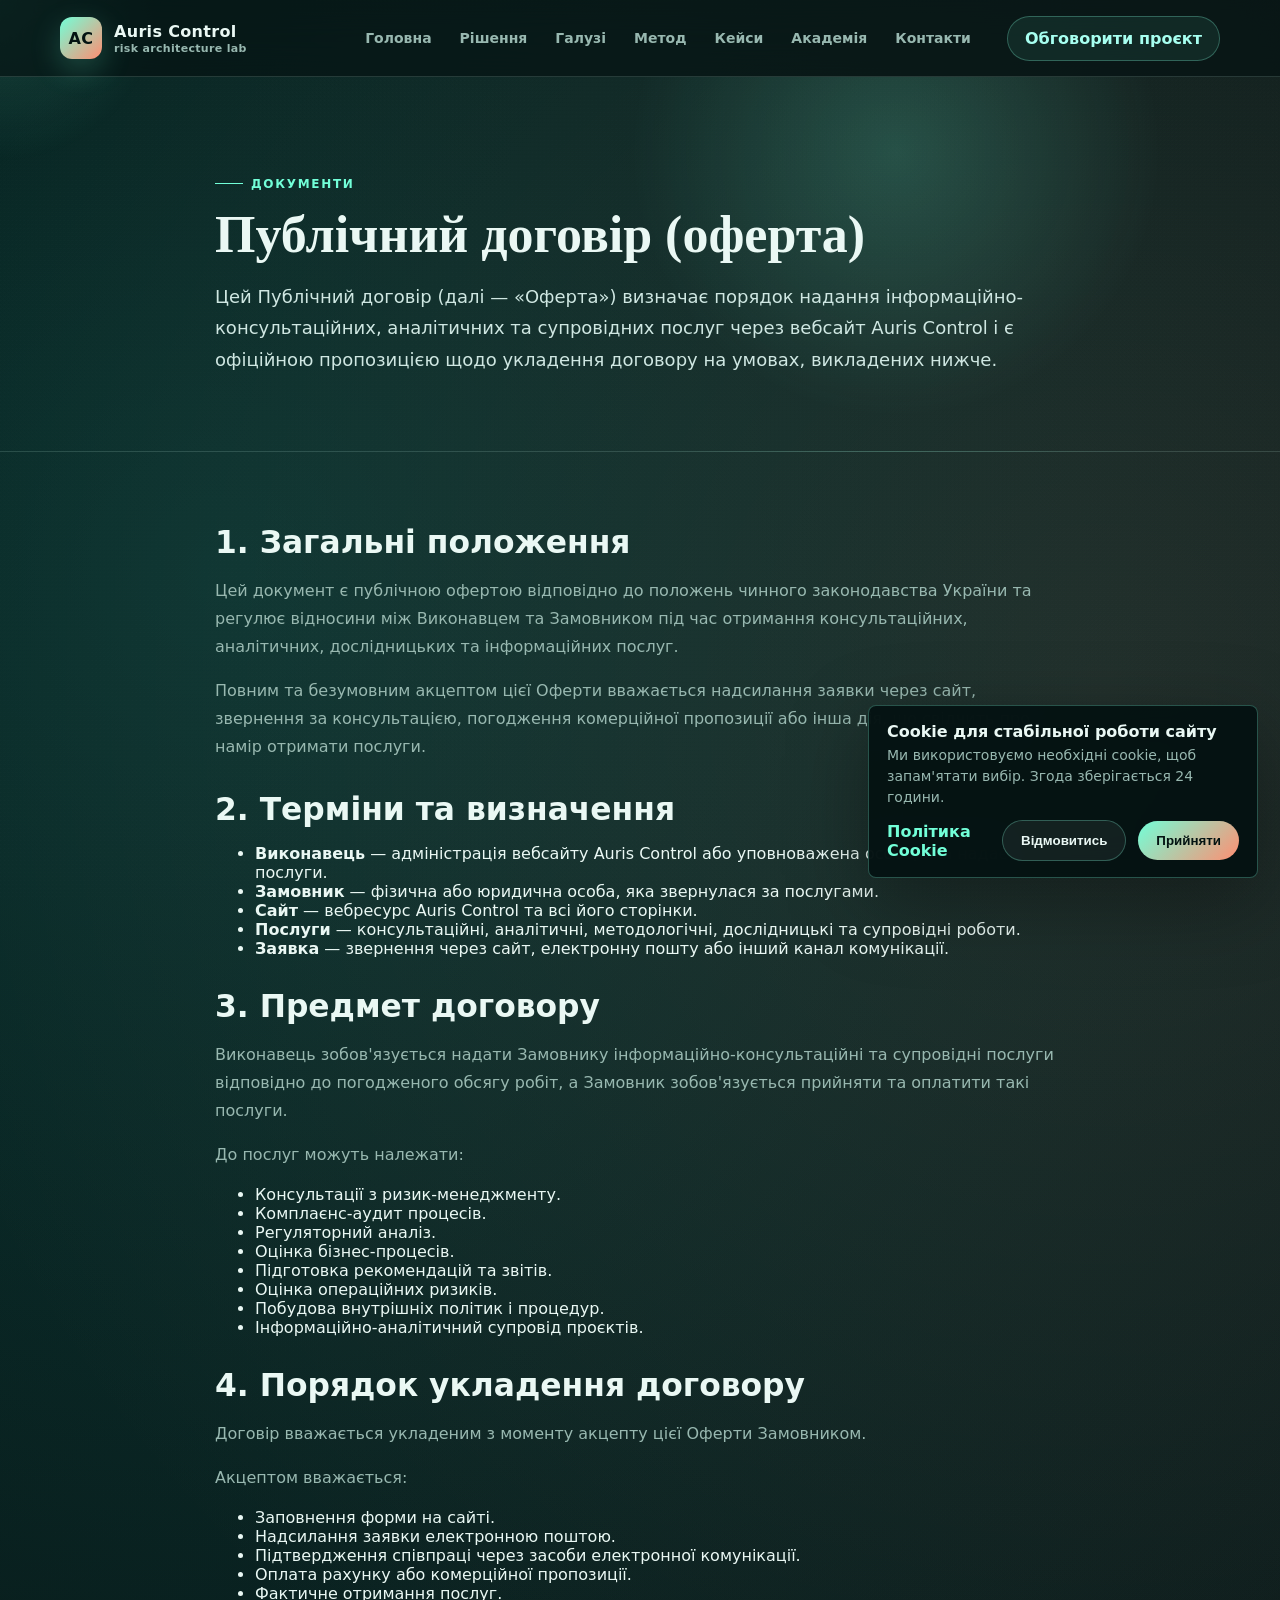
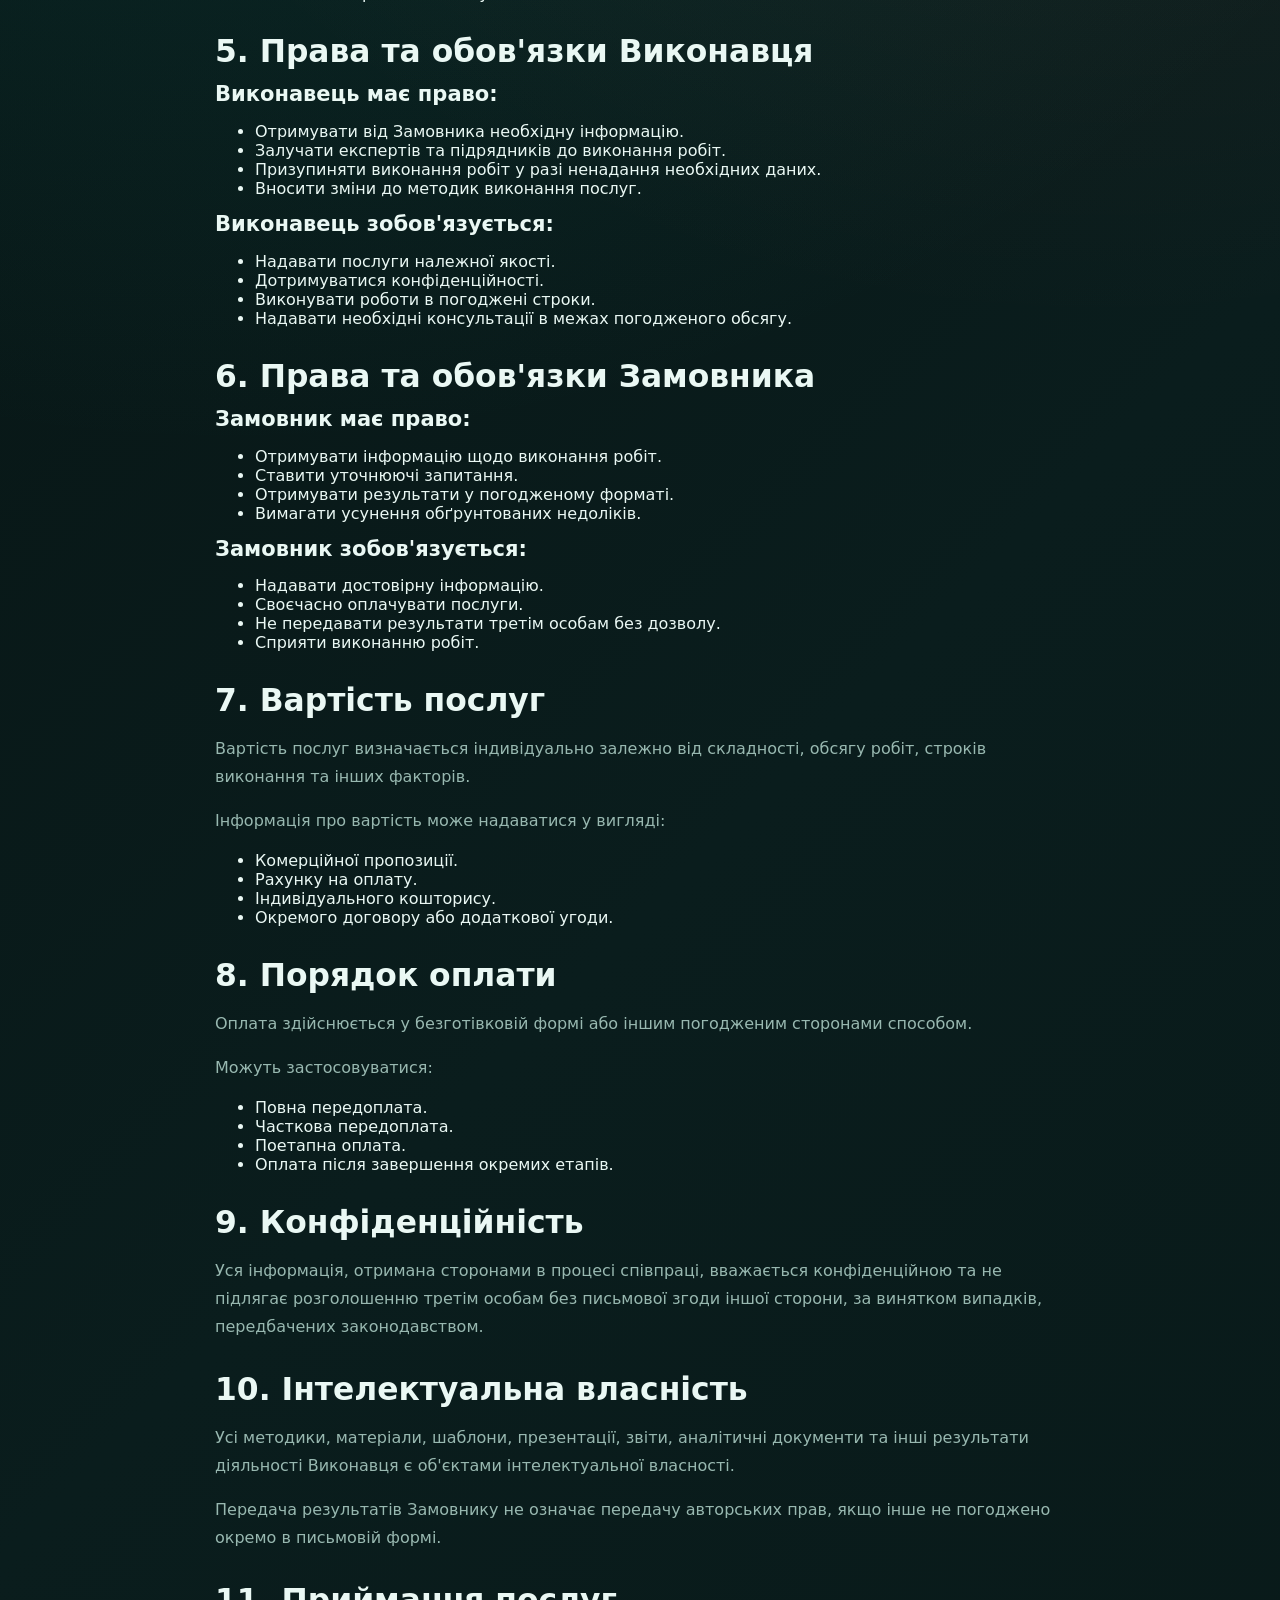
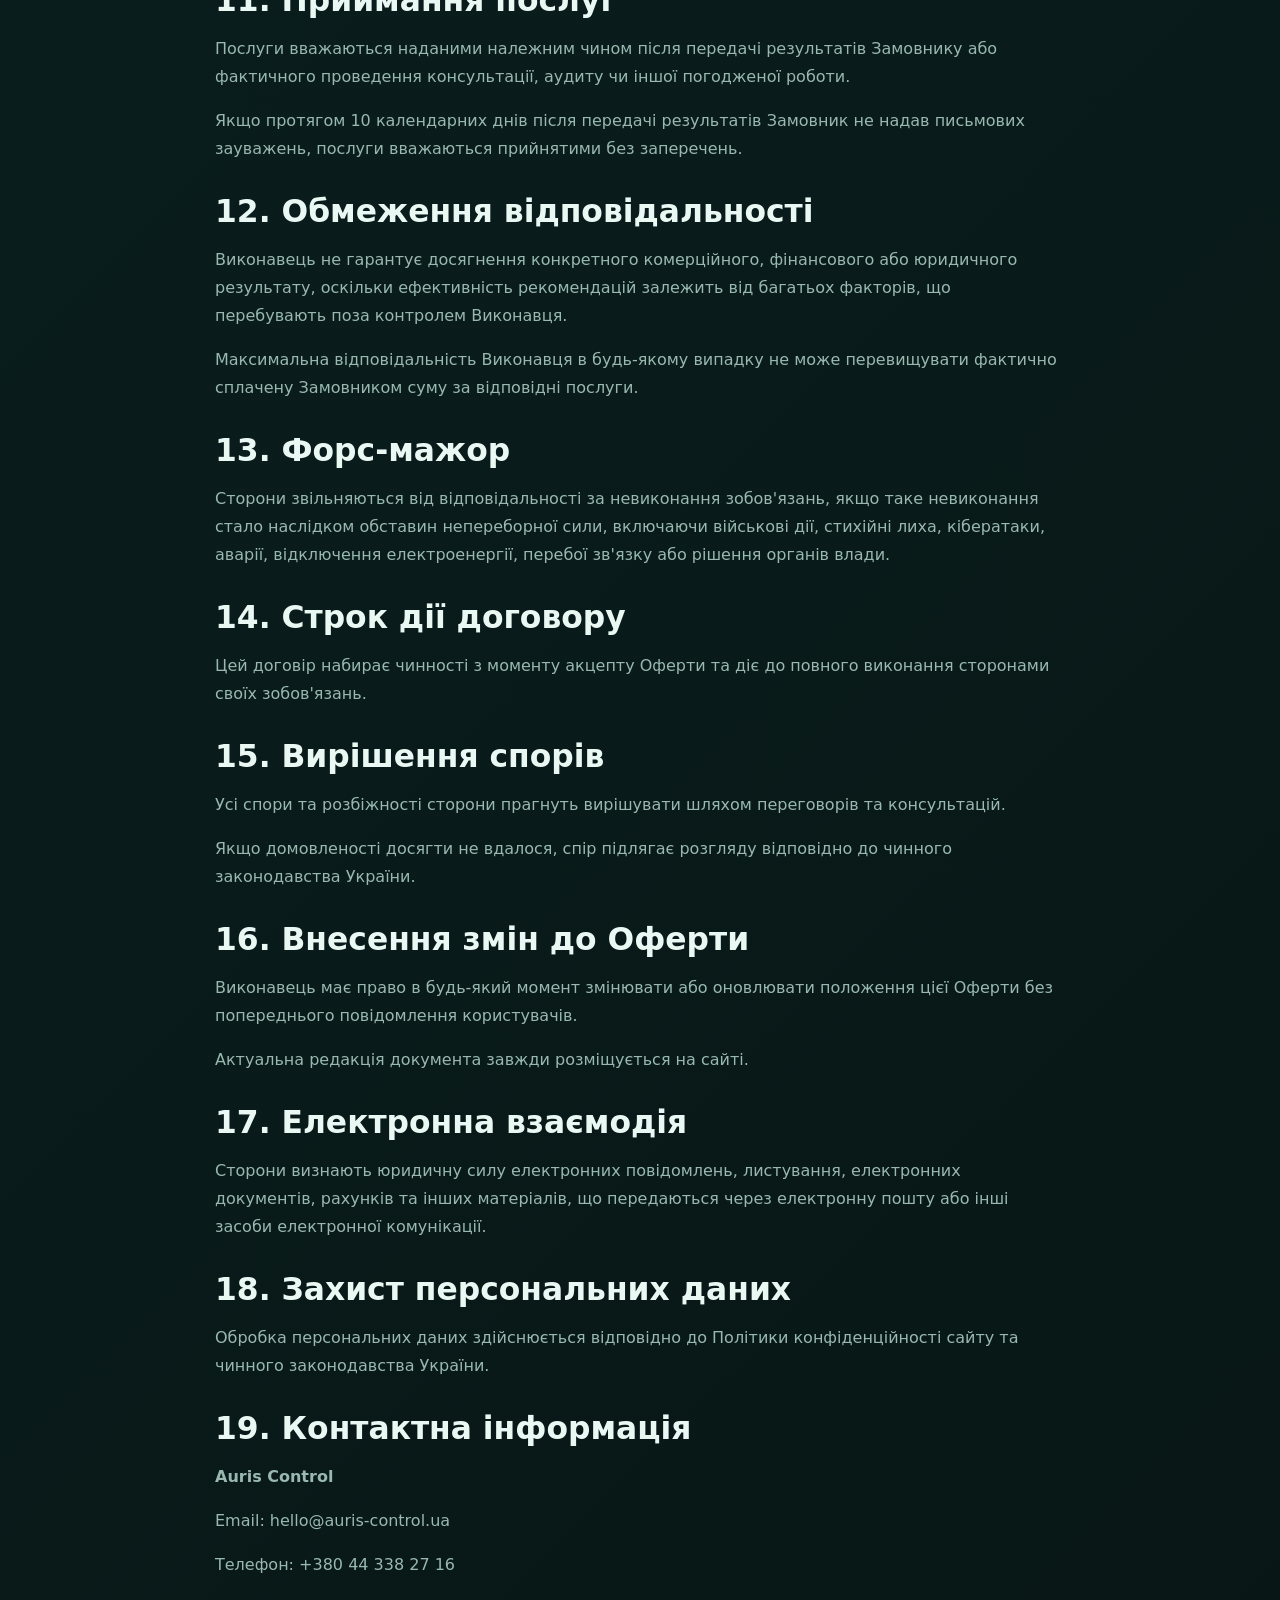
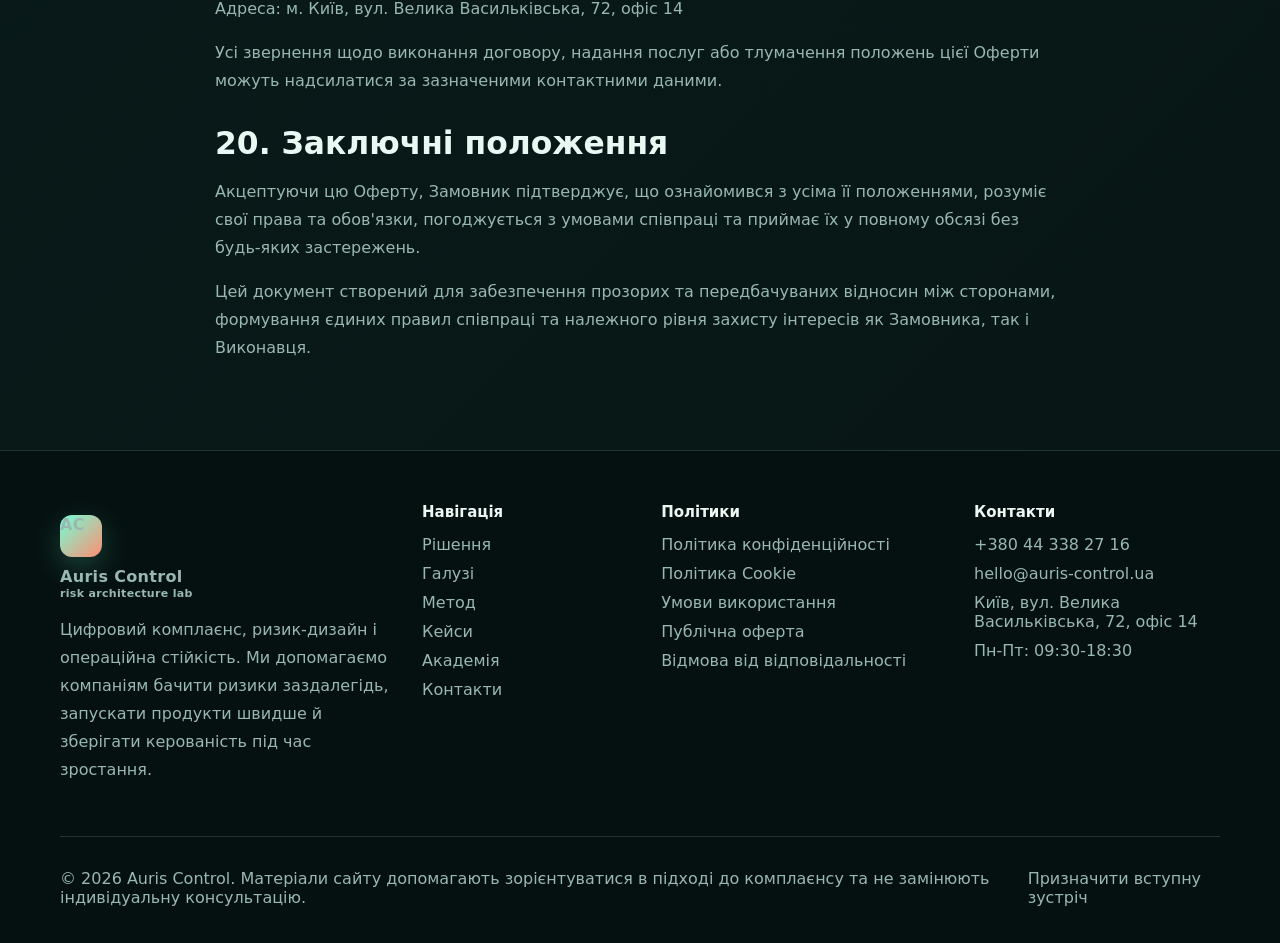
<file: offer-agreement.html>
<!doctype html>
<html lang="uk">
  <head>
    <meta charset="utf-8" />
    <meta name="viewport" content="width=device-width, initial-scale=1" />
    <meta name="description" content="Публічний договір оферти Auris Control щодо консультаційних послуг і порядку взаємодії із замовником." />
    <title>Публічна оферта - Auris Control</title>
    <link rel="stylesheet" href="assets/css/style.css" />
  <link rel="icon" type="image/svg+xml" href="assets/images/favicon.svg" />
  </head>
  <body class="legal-doc">
    <div class="noise" aria-hidden="true"></div>
    <div class="cursor-glow" aria-hidden="true"></div>
    <header class="site-header">
      <div class="container nav-wrap">
        <a class="brand" href="index.html" aria-label="Auris Control">
          <span class="brand-mark">AC</span>
          <span
            ><strong>Auris Control</strong
            ><small>risk architecture lab</small></span
          >
        </a>
        <button class="nav-toggle" type="button" aria-label="Відкрити меню">
          <span></span><span></span><span></span>
        </button>
        <nav class="main-nav" aria-label="Основна навігація">
          <a class="" href="index.html">Головна</a
          ><a class="" href="solutions.html">Рішення</a
          ><a class="" href="industries.html">Галузі</a
          ><a class="" href="method.html">Метод</a
          ><a class="" href="cases.html">Кейси</a
          ><a class="" href="academy.html">Академія</a
          ><a class="" href="contact.html">Контакти</a>
        </nav>
        <a class="header-cta" href="contact.html">Обговорити проєкт</a>
      </div>
    </header>
    <main>
      <section class="page-hero">
        <div class="container narrow reveal">
          <span class="eyebrow">Документи</span>
          <h1>Публічний договір (оферта)</h1>
          <p>
            Цей Публічний договір (далі — «Оферта») визначає порядок надання
            інформаційно-консультаційних, аналітичних та супровідних послуг
            через вебсайт Auris Control і є офіційною пропозицією щодо укладення
            договору на умовах, викладених нижче.
          </p>
        </div>
      </section>

      <section class="section legal-page">
        <div class="container narrow reveal">
          <h2>1. Загальні положення</h2>

          <p>
            Цей документ є публічною офертою відповідно до положень чинного
            законодавства України та регулює відносини між Виконавцем та
            Замовником під час отримання консультаційних, аналітичних,
            дослідницьких та інформаційних послуг.
          </p>

          <p>
            Повним та безумовним акцептом цієї Оферти вважається надсилання
            заявки через сайт, звернення за консультацією, погодження
            комерційної пропозиції або інша дія, що свідчить про намір отримати
            послуги.
          </p>

          <h2>2. Терміни та визначення</h2>

          <ul>
            <li>
              <strong>Виконавець</strong> — адміністрація вебсайту Auris Control
              або уповноважена особа, яка надає послуги.
            </li>
            <li>
              <strong>Замовник</strong> — фізична або юридична особа, яка
              звернулася за послугами.
            </li>
            <li>
              <strong>Сайт</strong> — вебресурс Auris Control та всі його
              сторінки.
            </li>
            <li>
              <strong>Послуги</strong> — консультаційні, аналітичні,
              методологічні, дослідницькі та супровідні роботи.
            </li>
            <li>
              <strong>Заявка</strong> — звернення через сайт, електронну пошту
              або інший канал комунікації.
            </li>
          </ul>

          <h2>3. Предмет договору</h2>

          <p>
            Виконавець зобов'язується надати Замовнику
            інформаційно-консультаційні та супровідні послуги відповідно до
            погодженого обсягу робіт, а Замовник зобов'язується прийняти та
            оплатити такі послуги.
          </p>

          <p>До послуг можуть належати:</p>

          <ul>
            <li>Консультації з ризик-менеджменту.</li>
            <li>Комплаєнс-аудит процесів.</li>
            <li>Регуляторний аналіз.</li>
            <li>Оцінка бізнес-процесів.</li>
            <li>Підготовка рекомендацій та звітів.</li>
            <li>Оцінка операційних ризиків.</li>
            <li>Побудова внутрішніх політик і процедур.</li>
            <li>Інформаційно-аналітичний супровід проєктів.</li>
          </ul>

          <h2>4. Порядок укладення договору</h2>

          <p>
            Договір вважається укладеним з моменту акцепту цієї Оферти
            Замовником.
          </p>

          <p>Акцептом вважається:</p>

          <ul>
            <li>Заповнення форми на сайті.</li>
            <li>Надсилання заявки електронною поштою.</li>
            <li>
              Підтвердження співпраці через засоби електронної комунікації.
            </li>
            <li>Оплата рахунку або комерційної пропозиції.</li>
            <li>Фактичне отримання послуг.</li>
          </ul>

          <h2>5. Права та обов'язки Виконавця</h2>

          <h3>Виконавець має право:</h3>

          <ul>
            <li>Отримувати від Замовника необхідну інформацію.</li>
            <li>Залучати експертів та підрядників до виконання робіт.</li>
            <li>
              Призупиняти виконання робіт у разі ненадання необхідних даних.
            </li>
            <li>Вносити зміни до методик виконання послуг.</li>
          </ul>

          <h3>Виконавець зобов'язується:</h3>

          <ul>
            <li>Надавати послуги належної якості.</li>
            <li>Дотримуватися конфіденційності.</li>
            <li>Виконувати роботи в погоджені строки.</li>
            <li>Надавати необхідні консультації в межах погодженого обсягу.</li>
          </ul>

          <h2>6. Права та обов'язки Замовника</h2>

          <h3>Замовник має право:</h3>

          <ul>
            <li>Отримувати інформацію щодо виконання робіт.</li>
            <li>Ставити уточнюючі запитання.</li>
            <li>Отримувати результати у погодженому форматі.</li>
            <li>Вимагати усунення обґрунтованих недоліків.</li>
          </ul>

          <h3>Замовник зобов'язується:</h3>

          <ul>
            <li>Надавати достовірну інформацію.</li>
            <li>Своєчасно оплачувати послуги.</li>
            <li>Не передавати результати третім особам без дозволу.</li>
            <li>Сприяти виконанню робіт.</li>
          </ul>

          <h2>7. Вартість послуг</h2>

          <p>
            Вартість послуг визначається індивідуально залежно від складності,
            обсягу робіт, строків виконання та інших факторів.
          </p>

          <p>Інформація про вартість може надаватися у вигляді:</p>

          <ul>
            <li>Комерційної пропозиції.</li>
            <li>Рахунку на оплату.</li>
            <li>Індивідуального кошторису.</li>
            <li>Окремого договору або додаткової угоди.</li>
          </ul>

          <h2>8. Порядок оплати</h2>

          <p>
            Оплата здійснюється у безготівковій формі або іншим погодженим
            сторонами способом.
          </p>

          <p>Можуть застосовуватися:</p>

          <ul>
            <li>Повна передоплата.</li>
            <li>Часткова передоплата.</li>
            <li>Поетапна оплата.</li>
            <li>Оплата після завершення окремих етапів.</li>
          </ul>

          <h2>9. Конфіденційність</h2>

          <p>
            Уся інформація, отримана сторонами в процесі співпраці, вважається
            конфіденційною та не підлягає розголошенню третім особам без
            письмової згоди іншої сторони, за винятком випадків, передбачених
            законодавством.
          </p>

          <h2>10. Інтелектуальна власність</h2>

          <p>
            Усі методики, матеріали, шаблони, презентації, звіти, аналітичні
            документи та інші результати діяльності Виконавця є об'єктами
            інтелектуальної власності.
          </p>

          <p>
            Передача результатів Замовнику не означає передачу авторських прав,
            якщо інше не погоджено окремо в письмовій формі.
          </p>

          <h2>11. Приймання послуг</h2>

          <p>
            Послуги вважаються наданими належним чином після передачі
            результатів Замовнику або фактичного проведення консультації, аудиту
            чи іншої погодженої роботи.
          </p>

          <p>
            Якщо протягом 10 календарних днів після передачі результатів
            Замовник не надав письмових зауважень, послуги вважаються прийнятими
            без заперечень.
          </p>

          <h2>12. Обмеження відповідальності</h2>

          <p>
            Виконавець не гарантує досягнення конкретного комерційного,
            фінансового або юридичного результату, оскільки ефективність
            рекомендацій залежить від багатьох факторів, що перебувають поза
            контролем Виконавця.
          </p>

          <p>
            Максимальна відповідальність Виконавця в будь-якому випадку не може
            перевищувати фактично сплачену Замовником суму за відповідні
            послуги.
          </p>

          <h2>13. Форс-мажор</h2>

          <p>
            Сторони звільняються від відповідальності за невиконання
            зобов'язань, якщо таке невиконання стало наслідком обставин
            непереборної сили, включаючи військові дії, стихійні лиха,
            кібератаки, аварії, відключення електроенергії, перебої зв'язку або
            рішення органів влади.
          </p>

          <h2>14. Строк дії договору</h2>

          <p>
            Цей договір набирає чинності з моменту акцепту Оферти та діє до
            повного виконання сторонами своїх зобов'язань.
          </p>

          <h2>15. Вирішення спорів</h2>

          <p>
            Усі спори та розбіжності сторони прагнуть вирішувати шляхом
            переговорів та консультацій.
          </p>

          <p>
            Якщо домовленості досягти не вдалося, спір підлягає розгляду
            відповідно до чинного законодавства України.
          </p>

          <h2>16. Внесення змін до Оферти</h2>

          <p>
            Виконавець має право в будь-який момент змінювати або оновлювати
            положення цієї Оферти без попереднього повідомлення користувачів.
          </p>

          <p>Актуальна редакція документа завжди розміщується на сайті.</p>

          <h2>17. Електронна взаємодія</h2>

          <p>
            Сторони визнають юридичну силу електронних повідомлень, листування,
            електронних документів, рахунків та інших матеріалів, що передаються
            через електронну пошту або інші засоби електронної комунікації.
          </p>

          <h2>18. Захист персональних даних</h2>

          <p>
            Обробка персональних даних здійснюється відповідно до Політики
            конфіденційності сайту та чинного законодавства України.
          </p>

          <h2>19. Контактна інформація</h2>

          <p><strong>Auris Control</strong></p>

          <p>Email: hello@auris-control.ua</p>

          <p>Телефон: +380 44 338 27 16</p>

          <p>Адреса: м. Київ, вул. Велика Васильківська, 72, офіс 14</p>

          <p>
            Усі звернення щодо виконання договору, надання послуг або тлумачення
            положень цієї Оферти можуть надсилатися за зазначеними контактними
            даними.
          </p>

          <h2>20. Заключні положення</h2>

          <p>
            Акцептуючи цю Оферту, Замовник підтверджує, що ознайомився з усіма
            її положеннями, розуміє свої права та обов'язки, погоджується з
            умовами співпраці та приймає їх у повному обсязі без будь-яких
            застережень.
          </p>

          <p>
            Цей документ створений для забезпечення прозорих та передбачуваних
            відносин між сторонами, формування єдиних правил співпраці та
            належного рівня захисту інтересів як Замовника, так і Виконавця.
          </p>
        </div>
      </section>
    </main>
    <footer class="footer">
    <div class="container footer-grid">
      <div>
        <a class="brand footer-brand" href="index.html"><span class="brand-mark">AC</span><span><strong>Auris Control</strong><small>risk architecture lab</small></span></a>
        <p>Цифровий комплаєнс, ризик-дизайн і операційна стійкість. Ми допомагаємо компаніям бачити ризики заздалегідь, запускати продукти швидше й зберігати керованість під час зростання.</p>
      </div>
      <div>
        <h3>Навігація</h3>
        <a href="solutions.html">Рішення</a>
        <a href="industries.html">Галузі</a>
        <a href="method.html">Метод</a>
        <a href="cases.html">Кейси</a>
        <a href="academy.html">Академія</a>
        <a href="contact.html">Контакти</a>
      </div>
      <div>
        <h3>Політики</h3>
        <a href="privacy.html">Політика конфіденційності</a>
        <a href="cookie-policy.html">Політика Cookie</a>
        <a href="terms.html">Умови використання</a>
        <a href="offer-agreement.html">Публічна оферта</a>
        <a href="disclaimer.html">Відмова від відповідальності</a>
      </div>
      <div>
        <h3>Контакти</h3>
        <a href="tel:+380443382716">+380 44 338 27 16</a>
        <a href="mailto:hello@auris-control.ua">hello@auris-control.ua</a>
        <span>Київ, вул. Велика Васильківська, 72, офіс 14</span>
        <span>Пн-Пт: 09:30-18:30</span>
      </div>
    </div>
    <div class="container footer-bottom">
      <span>© 2026 Auris Control. Матеріали сайту допомагають зорієнтуватися в підході до комплаєнсу та не замінюють індивідуальну консультацію.</span>
      <a href="contact.html">Призначити вступну зустріч</a>
    </div>
  </footer>
    <script src="assets/js/main.js"></script>
    <div class="cookie-banner" data-cookie-banner>
    <div>
      <strong>Cookie для стабільної роботи сайту</strong>
      <p>Ми використовуємо необхідні cookie, щоб запам'ятати вибір. Згода зберігається 24 години.</p>
    </div>
    <div class="cookie-actions">
      <a href="cookie-policy.html">Політика Cookie</a>
      <button class="cookie-reject" type="button" data-cookie-reject>Відмовитись</button>
      <button type="button" data-cookie-accept>Прийняти</button>
    </div>
  </div>
</body>
</html>
</file>
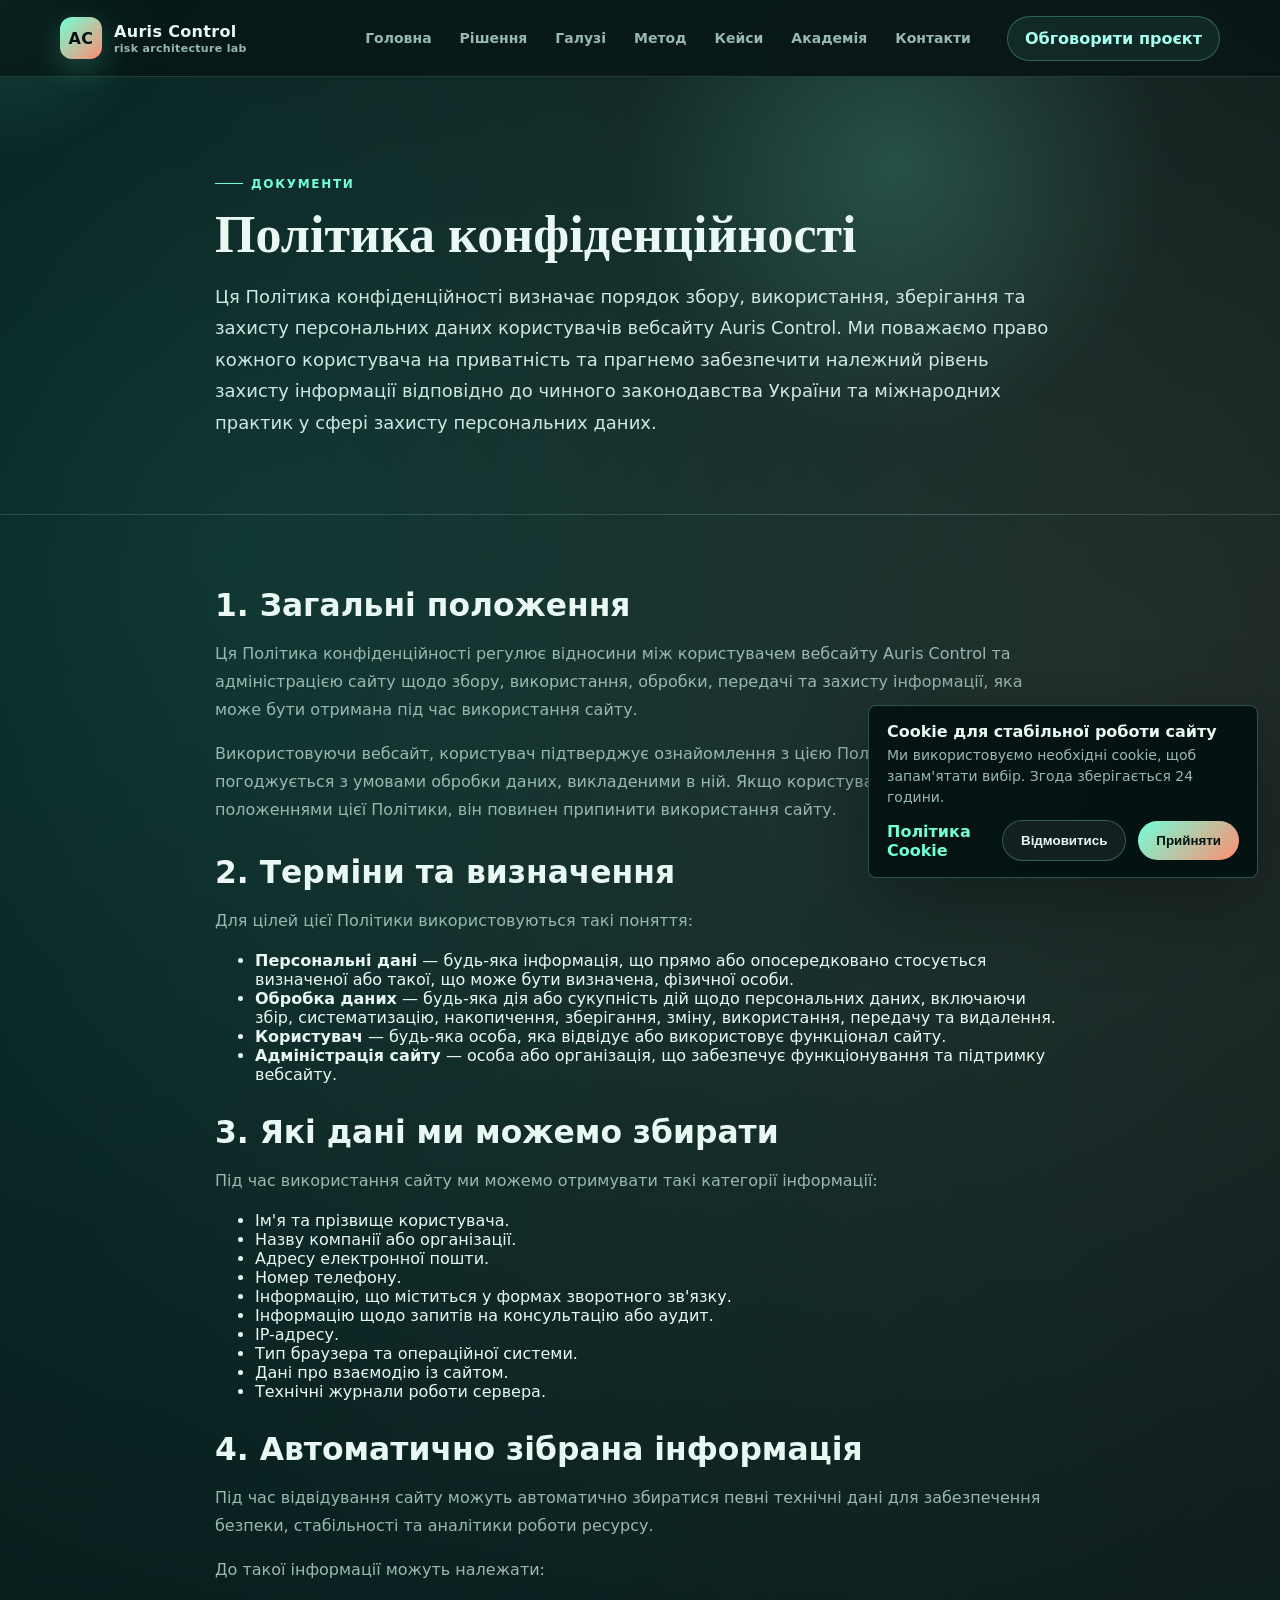
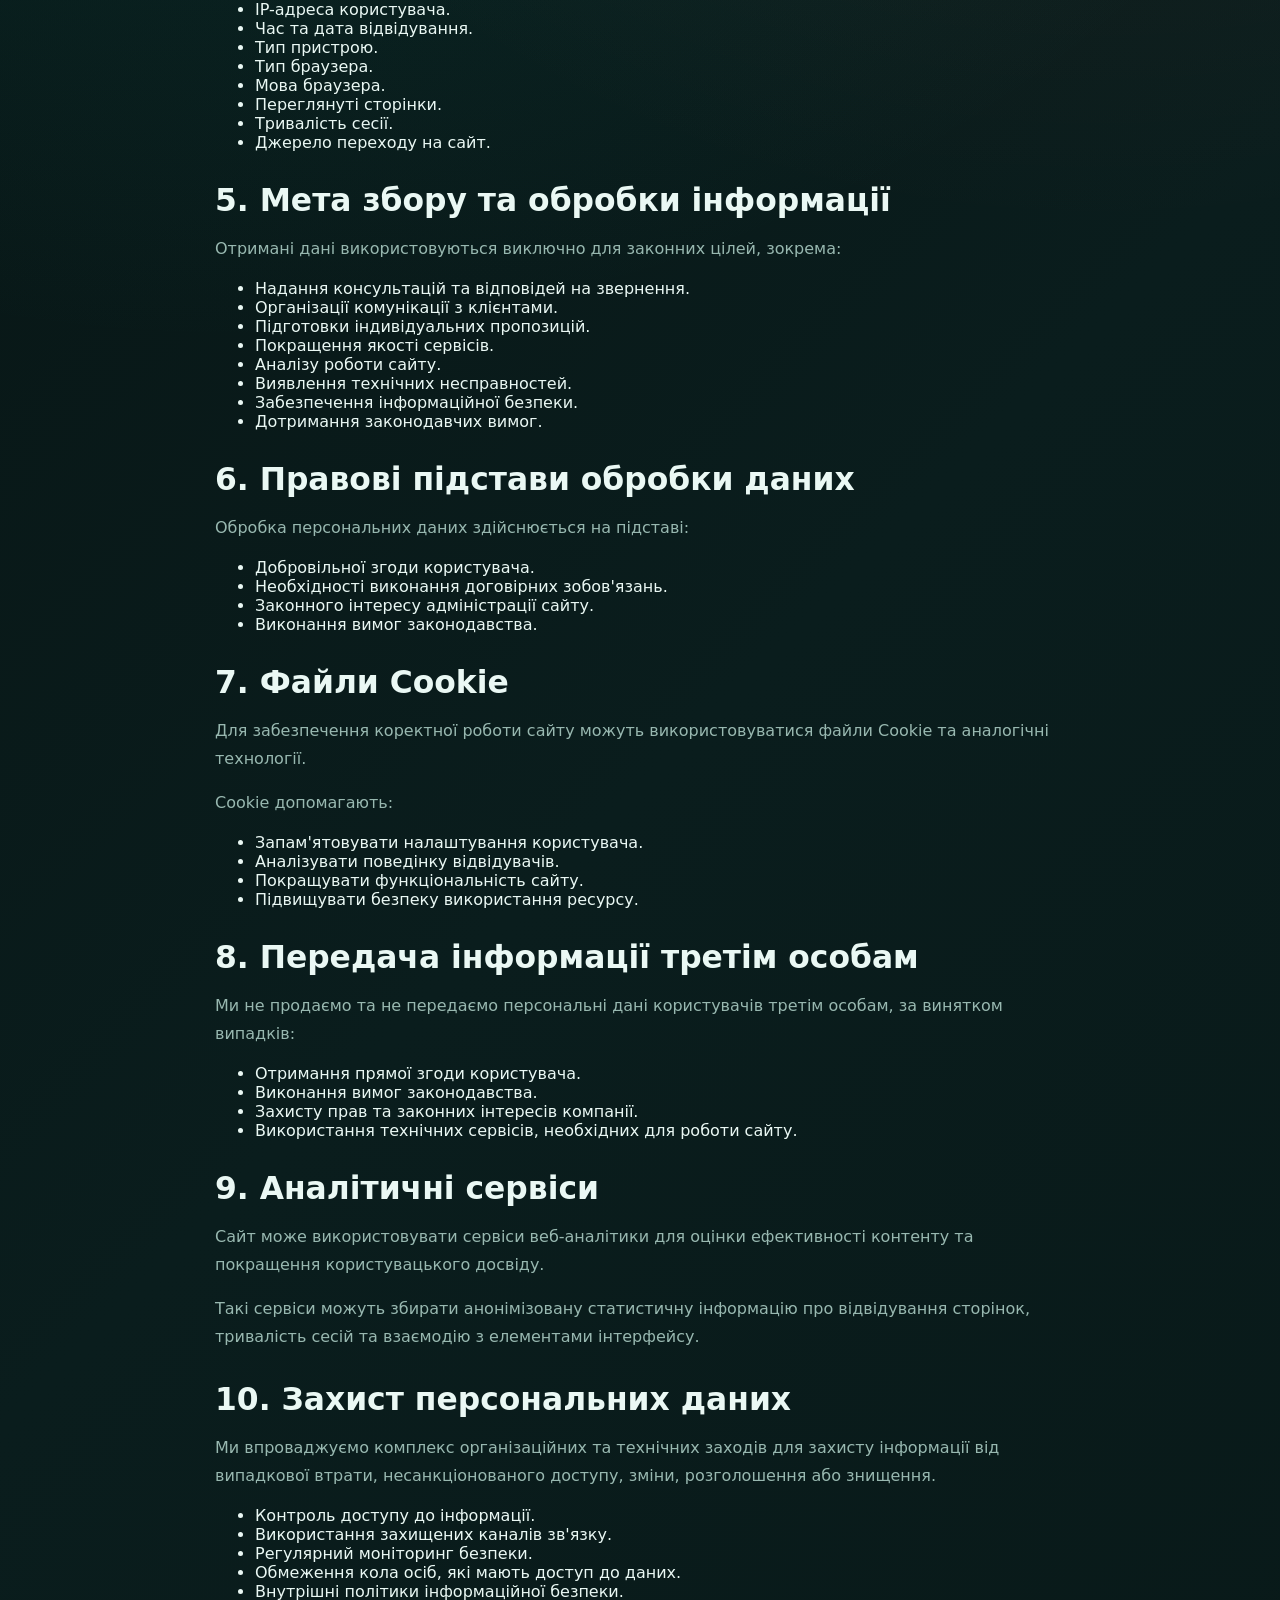
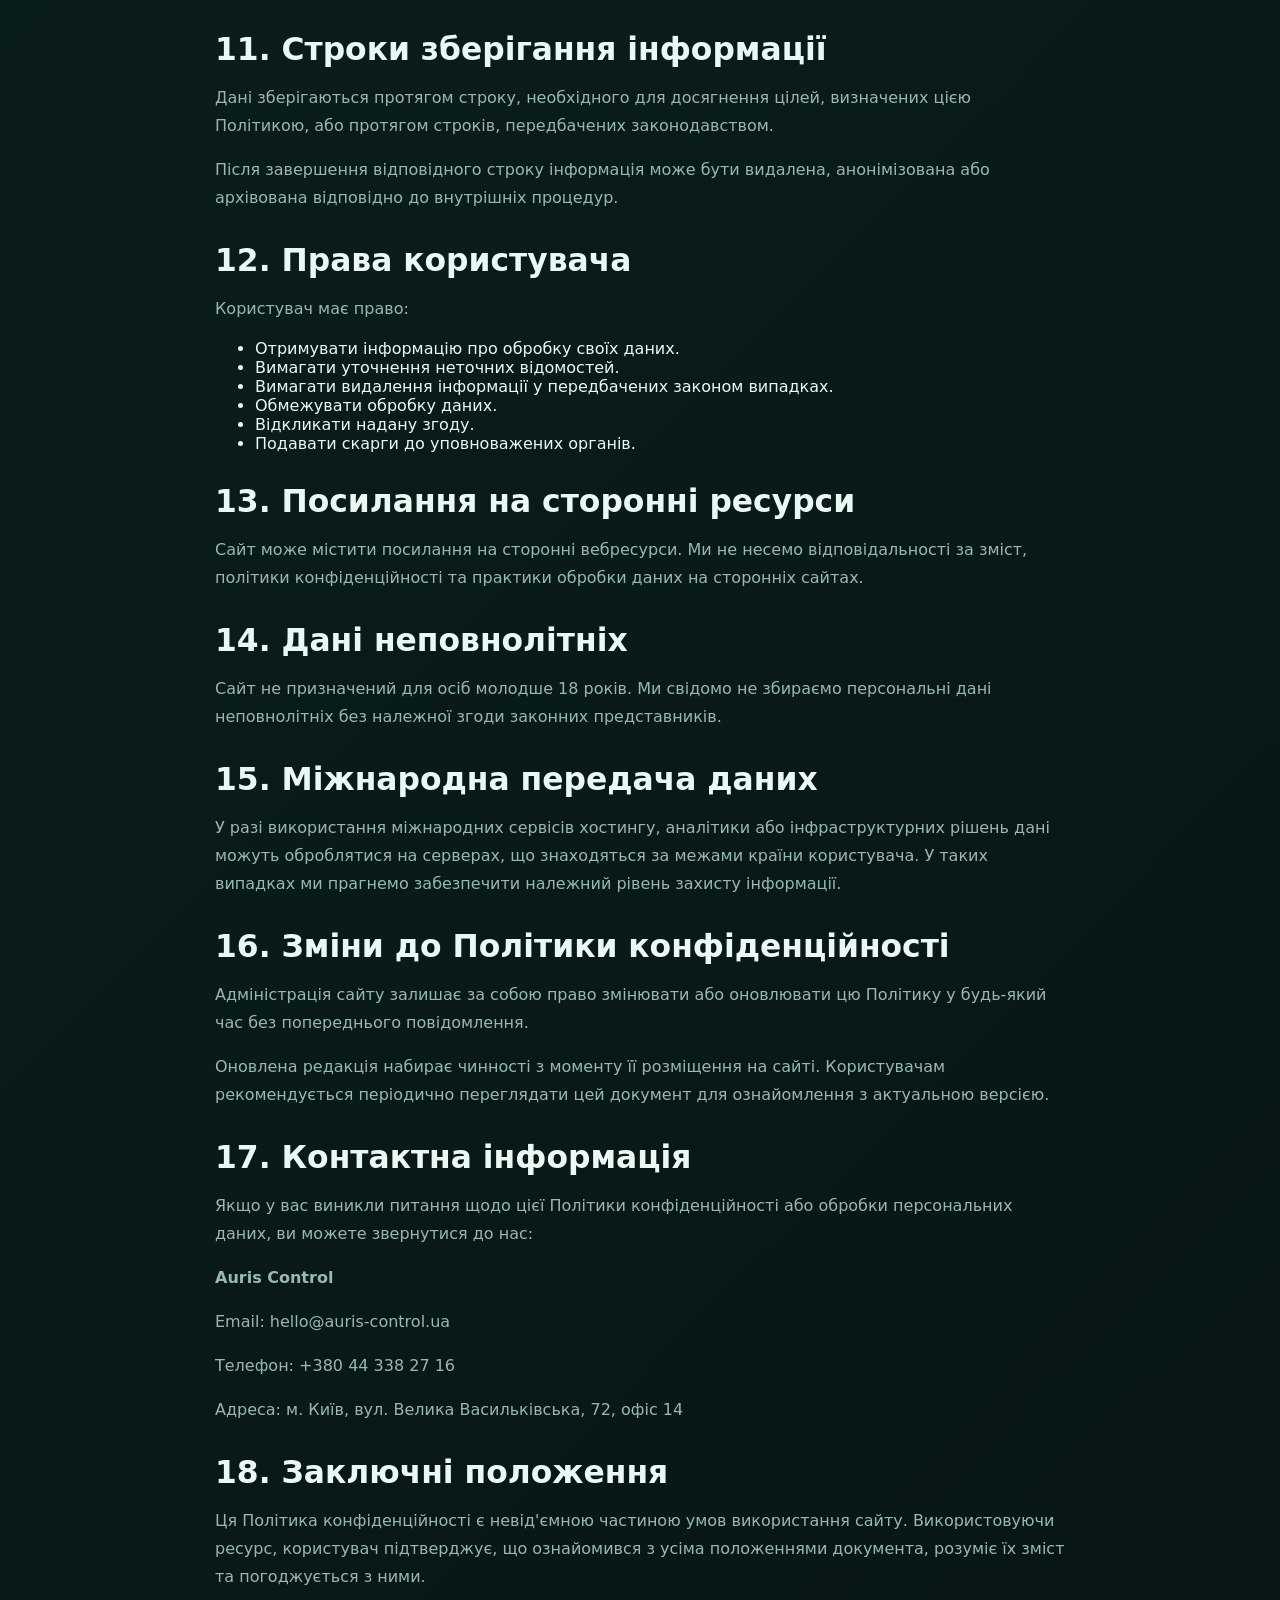
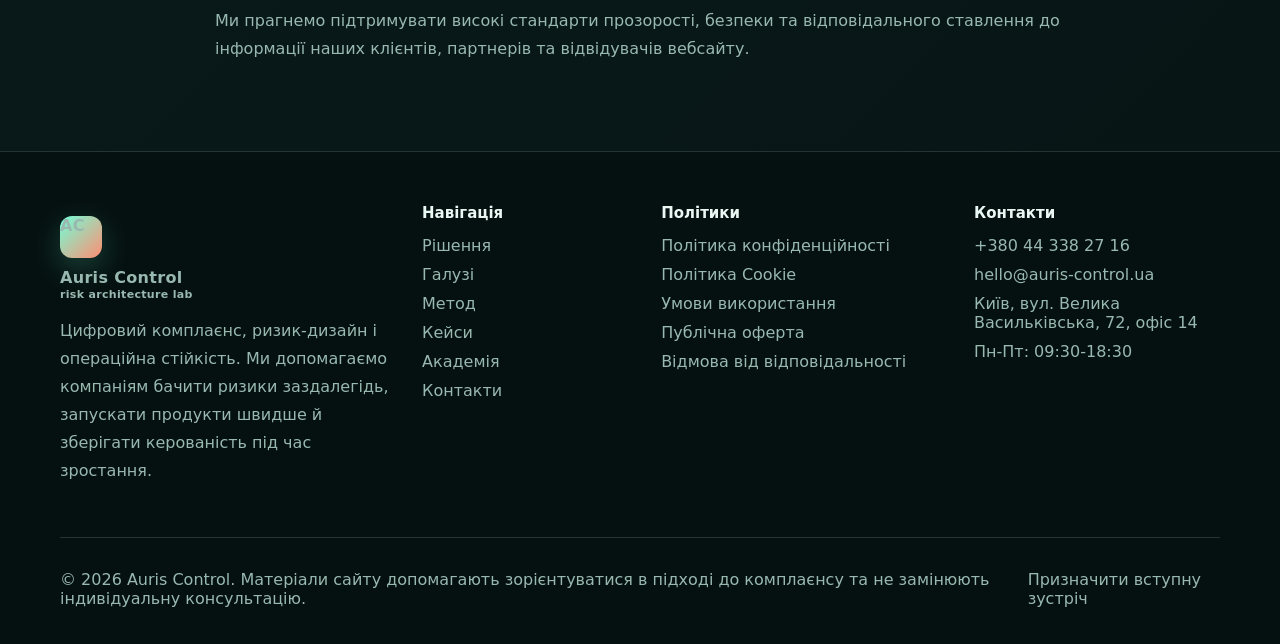
<file: privacy.html>
<!doctype html>
<html lang="uk">
  <head>
    <meta charset="utf-8" />
    <meta name="viewport" content="width=device-width, initial-scale=1" />
    <meta name="description" content="Політика конфіденційності Auris Control: порядок збору, використання, зберігання та захисту персональних даних." />
    <title>Політика конфіденційності - Auris Control</title>
    <link rel="stylesheet" href="assets/css/style.css" />
  <link rel="icon" type="image/svg+xml" href="assets/images/favicon.svg" />
  </head>
  <body class="legal-doc">
    <div class="noise" aria-hidden="true"></div>
    <div class="cursor-glow" aria-hidden="true"></div>
    <header class="site-header">
      <div class="container nav-wrap">
        <a class="brand" href="index.html" aria-label="Auris Control">
          <span class="brand-mark">AC</span>
          <span
            ><strong>Auris Control</strong
            ><small>risk architecture lab</small></span
          >
        </a>
        <button class="nav-toggle" type="button" aria-label="Відкрити меню">
          <span></span><span></span><span></span>
        </button>
        <nav class="main-nav" aria-label="Основна навігація">
          <a class="" href="index.html">Головна</a
          ><a class="" href="solutions.html">Рішення</a
          ><a class="" href="industries.html">Галузі</a
          ><a class="" href="method.html">Метод</a
          ><a class="" href="cases.html">Кейси</a
          ><a class="" href="academy.html">Академія</a
          ><a class="" href="contact.html">Контакти</a>
        </nav>
        <a class="header-cta" href="contact.html">Обговорити проєкт</a>
      </div>
    </header>
    <main>
      <section class="page-hero">
        <div class="container narrow reveal">
          <span class="eyebrow">Документи</span>
          <h1>Політика конфіденційності</h1>
          <p>
            Ця Політика конфіденційності визначає порядок збору, використання,
            зберігання та захисту персональних даних користувачів вебсайту Auris
            Control. Ми поважаємо право кожного користувача на приватність та
            прагнемо забезпечити належний рівень захисту інформації відповідно
            до чинного законодавства України та міжнародних практик у сфері
            захисту персональних даних.
          </p>
        </div>
      </section>

      <section class="section legal-page">
        <div class="container narrow reveal">
          <h2>1. Загальні положення</h2>

          <p>
            Ця Політика конфіденційності регулює відносини між користувачем
            вебсайту Auris Control та адміністрацією сайту щодо збору,
            використання, обробки, передачі та захисту інформації, яка може бути
            отримана під час використання сайту.
          </p>

          <p>
            Використовуючи вебсайт, користувач підтверджує ознайомлення з цією
            Політикою та погоджується з умовами обробки даних, викладеними в
            ній. Якщо користувач не погоджується з положеннями цієї Політики,
            він повинен припинити використання сайту.
          </p>

          <h2>2. Терміни та визначення</h2>

          <p>Для цілей цієї Політики використовуються такі поняття:</p>

          <ul>
            <li>
              <strong>Персональні дані</strong> — будь-яка інформація, що прямо
              або опосередковано стосується визначеної або такої, що може бути
              визначена, фізичної особи.
            </li>
            <li>
              <strong>Обробка даних</strong> — будь-яка дія або сукупність дій
              щодо персональних даних, включаючи збір, систематизацію,
              накопичення, зберігання, зміну, використання, передачу та
              видалення.
            </li>
            <li>
              <strong>Користувач</strong> — будь-яка особа, яка відвідує або
              використовує функціонал сайту.
            </li>
            <li>
              <strong>Адміністрація сайту</strong> — особа або організація, що
              забезпечує функціонування та підтримку вебсайту.
            </li>
          </ul>

          <h2>3. Які дані ми можемо збирати</h2>

          <p>
            Під час використання сайту ми можемо отримувати такі категорії
            інформації:
          </p>

          <ul>
            <li>Ім'я та прізвище користувача.</li>
            <li>Назву компанії або організації.</li>
            <li>Адресу електронної пошти.</li>
            <li>Номер телефону.</li>
            <li>Інформацію, що міститься у формах зворотного зв'язку.</li>
            <li>Інформацію щодо запитів на консультацію або аудит.</li>
            <li>IP-адресу.</li>
            <li>Тип браузера та операційної системи.</li>
            <li>Дані про взаємодію із сайтом.</li>
            <li>Технічні журнали роботи сервера.</li>
          </ul>

          <h2>4. Автоматично зібрана інформація</h2>

          <p>
            Під час відвідування сайту можуть автоматично збиратися певні
            технічні дані для забезпечення безпеки, стабільності та аналітики
            роботи ресурсу.
          </p>

          <p>До такої інформації можуть належати:</p>

          <ul>
            <li>IP-адреса користувача.</li>
            <li>Час та дата відвідування.</li>
            <li>Тип пристрою.</li>
            <li>Тип браузера.</li>
            <li>Мова браузера.</li>
            <li>Переглянуті сторінки.</li>
            <li>Тривалість сесії.</li>
            <li>Джерело переходу на сайт.</li>
          </ul>

          <h2>5. Мета збору та обробки інформації</h2>

          <p>
            Отримані дані використовуються виключно для законних цілей, зокрема:
          </p>

          <ul>
            <li>Надання консультацій та відповідей на звернення.</li>
            <li>Організації комунікації з клієнтами.</li>
            <li>Підготовки індивідуальних пропозицій.</li>
            <li>Покращення якості сервісів.</li>
            <li>Аналізу роботи сайту.</li>
            <li>Виявлення технічних несправностей.</li>
            <li>Забезпечення інформаційної безпеки.</li>
            <li>Дотримання законодавчих вимог.</li>
          </ul>

          <h2>6. Правові підстави обробки даних</h2>

          <p>Обробка персональних даних здійснюється на підставі:</p>

          <ul>
            <li>Добровільної згоди користувача.</li>
            <li>Необхідності виконання договірних зобов'язань.</li>
            <li>Законного інтересу адміністрації сайту.</li>
            <li>Виконання вимог законодавства.</li>
          </ul>

          <h2>7. Файли Cookie</h2>

          <p>
            Для забезпечення коректної роботи сайту можуть використовуватися
            файли Cookie та аналогічні технології.
          </p>

          <p>Cookie допомагають:</p>

          <ul>
            <li>Запам'ятовувати налаштування користувача.</li>
            <li>Аналізувати поведінку відвідувачів.</li>
            <li>Покращувати функціональність сайту.</li>
            <li>Підвищувати безпеку використання ресурсу.</li>
          </ul>

          <h2>8. Передача інформації третім особам</h2>

          <p>
            Ми не продаємо та не передаємо персональні дані користувачів третім
            особам, за винятком випадків:
          </p>

          <ul>
            <li>Отримання прямої згоди користувача.</li>
            <li>Виконання вимог законодавства.</li>
            <li>Захисту прав та законних інтересів компанії.</li>
            <li>
              Використання технічних сервісів, необхідних для роботи сайту.
            </li>
          </ul>

          <h2>9. Аналітичні сервіси</h2>

          <p>
            Сайт може використовувати сервіси веб-аналітики для оцінки
            ефективності контенту та покращення користувацького досвіду.
          </p>

          <p>
            Такі сервіси можуть збирати анонімізовану статистичну інформацію про
            відвідування сторінок, тривалість сесій та взаємодію з елементами
            інтерфейсу.
          </p>

          <h2>10. Захист персональних даних</h2>

          <p>
            Ми впроваджуємо комплекс організаційних та технічних заходів для
            захисту інформації від випадкової втрати, несанкціонованого доступу,
            зміни, розголошення або знищення.
          </p>

          <ul>
            <li>Контроль доступу до інформації.</li>
            <li>Використання захищених каналів зв'язку.</li>
            <li>Регулярний моніторинг безпеки.</li>
            <li>Обмеження кола осіб, які мають доступ до даних.</li>
            <li>Внутрішні політики інформаційної безпеки.</li>
          </ul>

          <h2>11. Строки зберігання інформації</h2>

          <p>
            Дані зберігаються протягом строку, необхідного для досягнення цілей,
            визначених цією Політикою, або протягом строків, передбачених
            законодавством.
          </p>

          <p>
            Після завершення відповідного строку інформація може бути видалена,
            анонімізована або архівована відповідно до внутрішніх процедур.
          </p>

          <h2>12. Права користувача</h2>

          <p>Користувач має право:</p>

          <ul>
            <li>Отримувати інформацію про обробку своїх даних.</li>
            <li>Вимагати уточнення неточних відомостей.</li>
            <li>
              Вимагати видалення інформації у передбачених законом випадках.
            </li>
            <li>Обмежувати обробку даних.</li>
            <li>Відкликати надану згоду.</li>
            <li>Подавати скарги до уповноважених органів.</li>
          </ul>

          <h2>13. Посилання на сторонні ресурси</h2>

          <p>
            Сайт може містити посилання на сторонні вебресурси. Ми не несемо
            відповідальності за зміст, політики конфіденційності та практики
            обробки даних на сторонніх сайтах.
          </p>

          <h2>14. Дані неповнолітніх</h2>

          <p>
            Сайт не призначений для осіб молодше 18 років. Ми свідомо не
            збираємо персональні дані неповнолітніх без належної згоди законних
            представників.
          </p>

          <h2>15. Міжнародна передача даних</h2>

          <p>
            У разі використання міжнародних сервісів хостингу, аналітики або
            інфраструктурних рішень дані можуть оброблятися на серверах, що
            знаходяться за межами країни користувача. У таких випадках ми
            прагнемо забезпечити належний рівень захисту інформації.
          </p>

          <h2>16. Зміни до Політики конфіденційності</h2>

          <p>
            Адміністрація сайту залишає за собою право змінювати або оновлювати
            цю Політику у будь-який час без попереднього повідомлення.
          </p>

          <p>
            Оновлена редакція набирає чинності з моменту її розміщення на сайті.
            Користувачам рекомендується періодично переглядати цей документ для
            ознайомлення з актуальною версією.
          </p>

          <h2>17. Контактна інформація</h2>

          <p>
            Якщо у вас виникли питання щодо цієї Політики конфіденційності або
            обробки персональних даних, ви можете звернутися до нас:
          </p>

          <p><strong>Auris Control</strong></p>
          <p>Email: hello@auris-control.ua</p>
          <p>Телефон: +380 44 338 27 16</p>
          <p>Адреса: м. Київ, вул. Велика Васильківська, 72, офіс 14</p>

          <h2>18. Заключні положення</h2>

          <p>
            Ця Політика конфіденційності є невід'ємною частиною умов
            використання сайту. Використовуючи ресурс, користувач підтверджує,
            що ознайомився з усіма положеннями документа, розуміє їх зміст та
            погоджується з ними.
          </p>

          <p>
            Ми прагнемо підтримувати високі стандарти прозорості, безпеки та
            відповідального ставлення до інформації наших клієнтів, партнерів та
            відвідувачів вебсайту.
          </p>
        </div>
      </section>
    </main>
    <footer class="footer">
    <div class="container footer-grid">
      <div>
        <a class="brand footer-brand" href="index.html"><span class="brand-mark">AC</span><span><strong>Auris Control</strong><small>risk architecture lab</small></span></a>
        <p>Цифровий комплаєнс, ризик-дизайн і операційна стійкість. Ми допомагаємо компаніям бачити ризики заздалегідь, запускати продукти швидше й зберігати керованість під час зростання.</p>
      </div>
      <div>
        <h3>Навігація</h3>
        <a href="solutions.html">Рішення</a>
        <a href="industries.html">Галузі</a>
        <a href="method.html">Метод</a>
        <a href="cases.html">Кейси</a>
        <a href="academy.html">Академія</a>
        <a href="contact.html">Контакти</a>
      </div>
      <div>
        <h3>Політики</h3>
        <a href="privacy.html">Політика конфіденційності</a>
        <a href="cookie-policy.html">Політика Cookie</a>
        <a href="terms.html">Умови використання</a>
        <a href="offer-agreement.html">Публічна оферта</a>
        <a href="disclaimer.html">Відмова від відповідальності</a>
      </div>
      <div>
        <h3>Контакти</h3>
        <a href="tel:+380443382716">+380 44 338 27 16</a>
        <a href="mailto:hello@auris-control.ua">hello@auris-control.ua</a>
        <span>Київ, вул. Велика Васильківська, 72, офіс 14</span>
        <span>Пн-Пт: 09:30-18:30</span>
      </div>
    </div>
    <div class="container footer-bottom">
      <span>© 2026 Auris Control. Матеріали сайту допомагають зорієнтуватися в підході до комплаєнсу та не замінюють індивідуальну консультацію.</span>
      <a href="contact.html">Призначити вступну зустріч</a>
    </div>
  </footer>
    <script src="assets/js/main.js"></script>
    <div class="cookie-banner" data-cookie-banner>
    <div>
      <strong>Cookie для стабільної роботи сайту</strong>
      <p>Ми використовуємо необхідні cookie, щоб запам'ятати вибір. Згода зберігається 24 години.</p>
    </div>
    <div class="cookie-actions">
      <a href="cookie-policy.html">Політика Cookie</a>
      <button class="cookie-reject" type="button" data-cookie-reject>Відмовитись</button>
      <button type="button" data-cookie-accept>Прийняти</button>
    </div>
  </div>
</body>
</html>
</file>
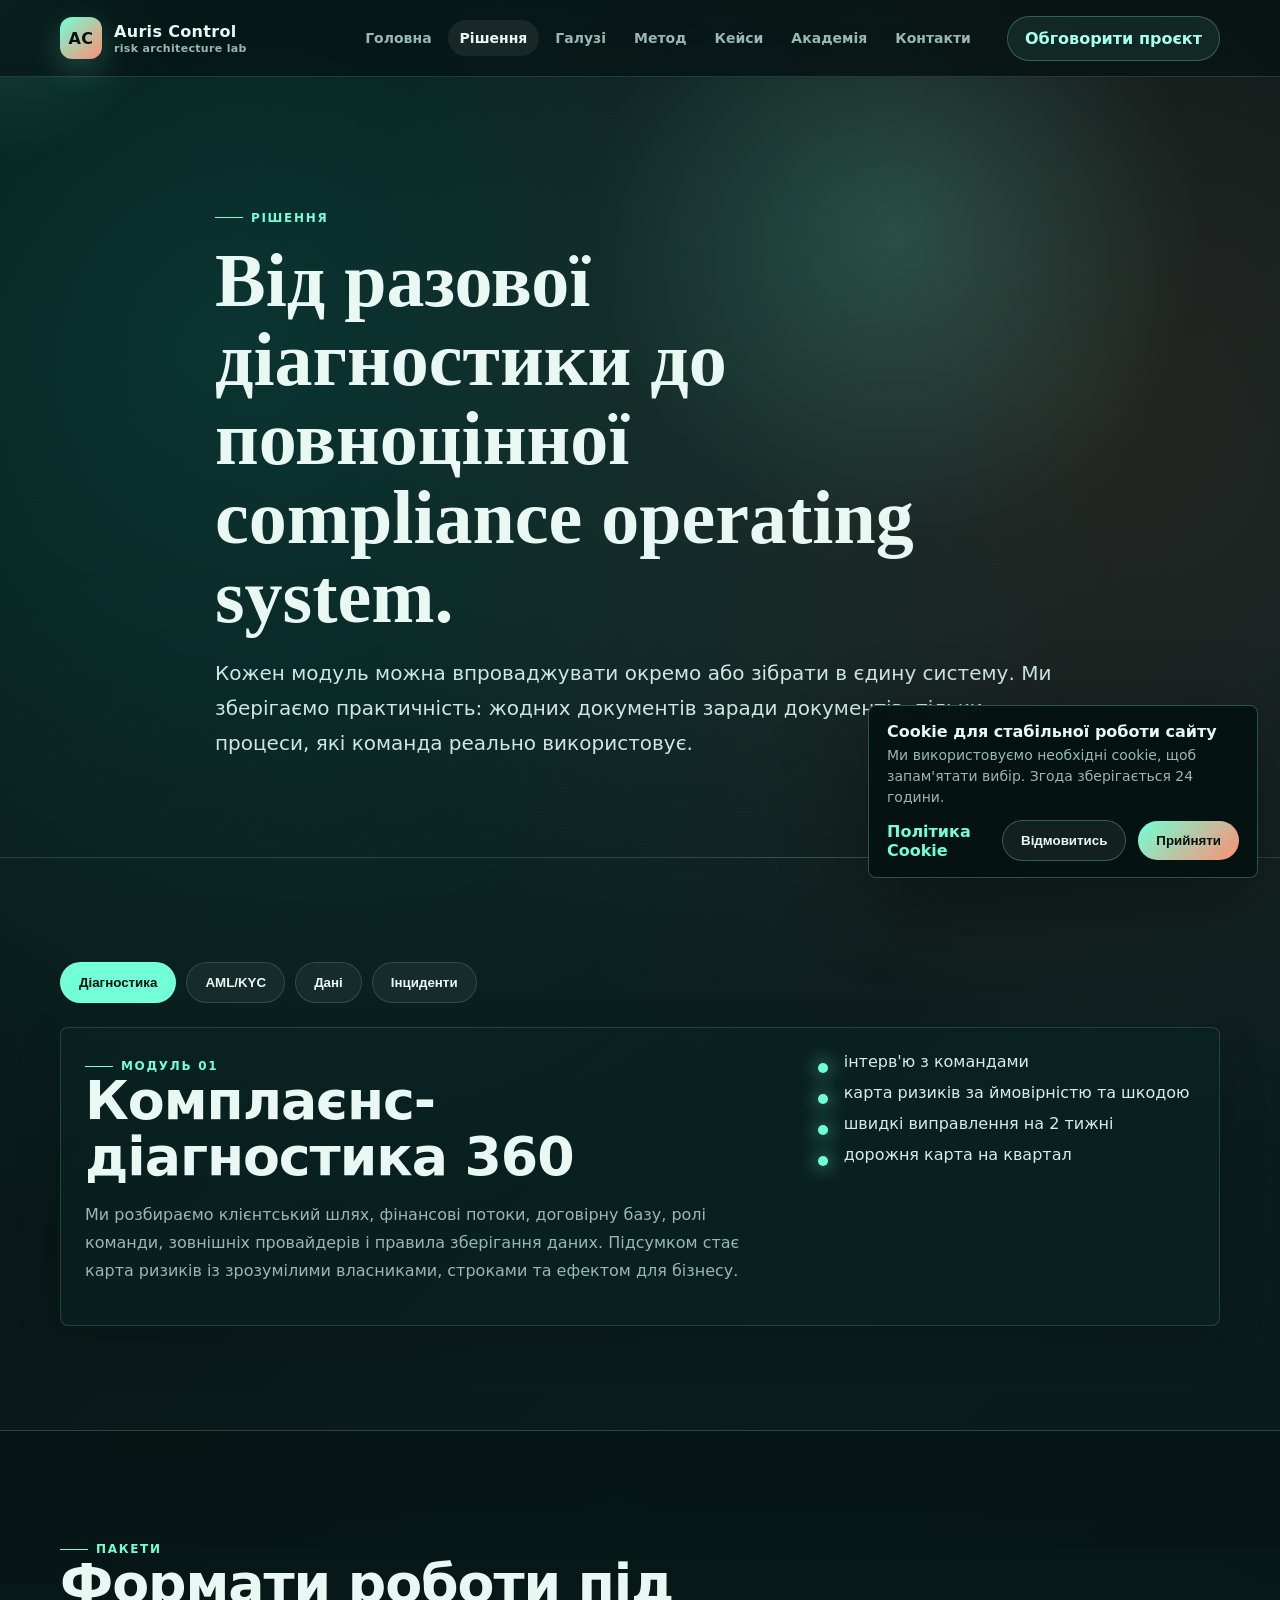
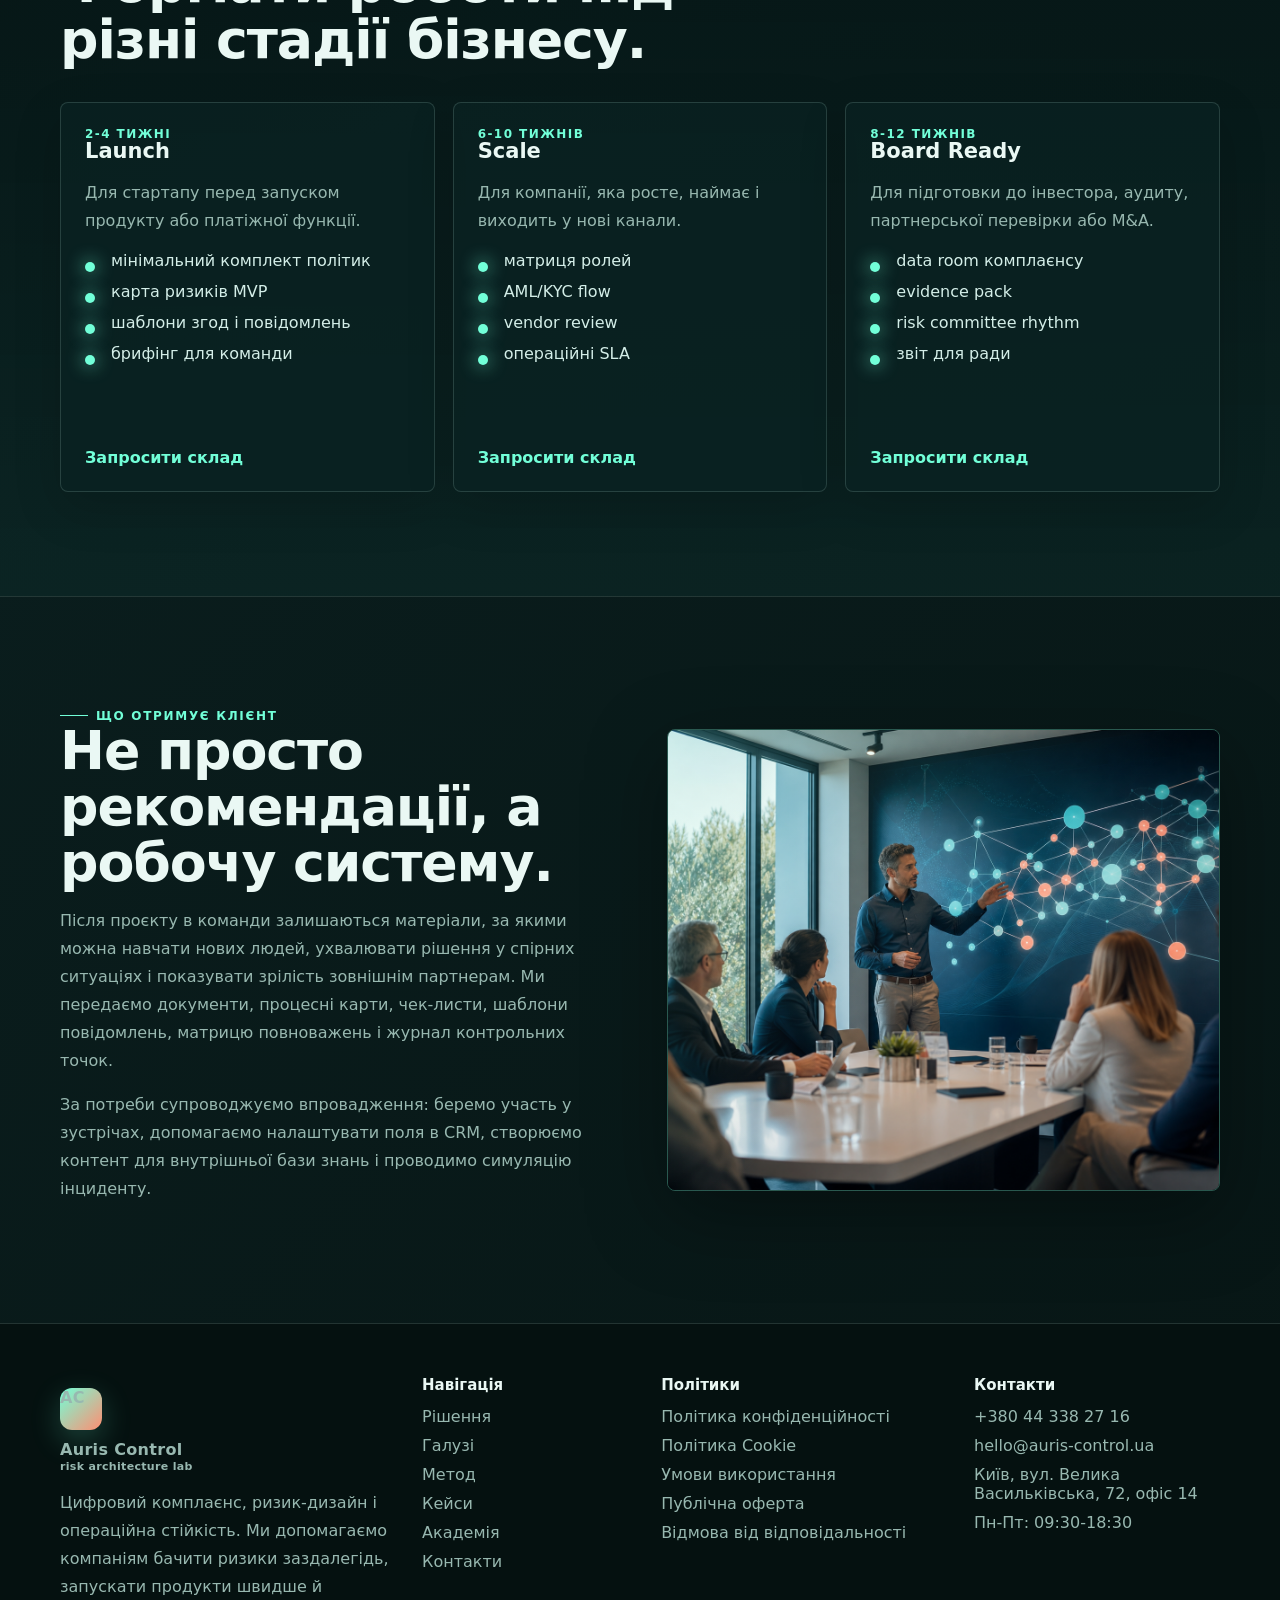
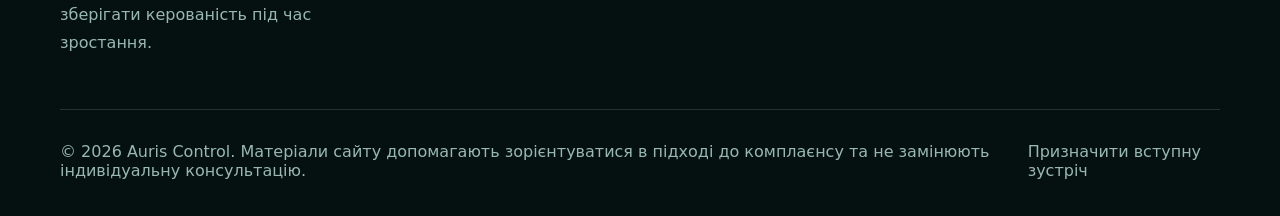
<file: solutions.html>
<!doctype html>
<html lang="uk">
<head>
  <meta charset="utf-8" />
  <meta name="viewport" content="width=device-width, initial-scale=1" />
  <meta name="description" content="Модульні рішення Auris Control для комплаєнсу, AML, даних, підрядників і кризового реагування." />
  <title>Рішення - Auris Control</title>
  <link rel="stylesheet" href="assets/css/style.css" />
  <link rel="icon" type="image/svg+xml" href="assets/images/favicon.svg" />
</head>
<body>
  <div class="noise" aria-hidden="true"></div>
  <div class="cursor-glow" aria-hidden="true"></div>
  <header class="site-header">
    <div class="container nav-wrap">
      <a class="brand" href="index.html" aria-label="Auris Control">
        <span class="brand-mark">AC</span>
        <span><strong>Auris Control</strong><small>risk architecture lab</small></span>
      </a>
      <button class="nav-toggle" type="button" aria-label="Відкрити меню"><span></span><span></span><span></span></button>
      <nav class="main-nav" aria-label="Основна навігація"><a class="" href="index.html">Головна</a><a class=" active" href="solutions.html">Рішення</a><a class="" href="industries.html">Галузі</a><a class="" href="method.html">Метод</a><a class="" href="cases.html">Кейси</a><a class="" href="academy.html">Академія</a><a class="" href="contact.html">Контакти</a></nav>
      <a class="header-cta" href="contact.html">Обговорити проєкт</a>
    </div>
  </header>
  <main><section class="page-hero">
    <div class="container narrow reveal">
      <span class="eyebrow">Рішення</span>
      <h1>Від разової діагностики до повноцінної compliance operating system.</h1>
      <p>Кожен модуль можна впроваджувати окремо або зібрати в єдину систему. Ми зберігаємо практичність: жодних документів заради документів, тільки процеси, які команда реально використовує.</p>
    </div>
  </section>
<section class="section">
  <div class="container">
    <div class="tabs reveal" data-tabs>
      <button class="active" data-tab="audit">Діагностика</button>
      <button data-tab="aml">AML/KYC</button>
      <button data-tab="data">Дані</button>
      <button data-tab="crisis">Інциденти</button>
    </div>
    <article class="tab-panel active" data-panel="audit">
      <div>
        <span class="eyebrow">Модуль 01</span>
        <h2>Комплаєнс-діагностика 360</h2>
        <p>Ми розбираємо клієнтський шлях, фінансові потоки, договірну базу, ролі команди, зовнішніх провайдерів і правила зберігання даних. Підсумком стає карта ризиків із зрозумілими власниками, строками та ефектом для бізнесу.</p>
      </div>
      <ul class="check-list"><li>інтерв'ю з командами</li><li>карта ризиків за ймовірністю та шкодою</li><li>швидкі виправлення на 2 тижні</li><li>дорожня карта на квартал</li></ul>
    </article><article class="tab-panel " data-panel="aml">
      <div>
        <span class="eyebrow">Модуль 02</span>
        <h2>AML/KYC без зайвого тертя</h2>
        <p>Будуємо ризик-профілі клієнтів, критерії посиленої перевірки, сценарії ручної валідації та зрозумілу мову для підтримки. У продукті залишається швидкість, а в компанії з'являється доказова логіка рішень.</p>
      </div>
      <ul class="check-list"><li>risk scoring</li><li>маршрути ескалації</li><li>шаблони рішень</li><li>навчання підтримки</li></ul>
    </article><article class="tab-panel " data-panel="data">
      <div>
        <span class="eyebrow">Модуль 03</span>
        <h2>Data governance для продукту</h2>
        <p>Визначаємо, які дані збираються, де зберігаються, хто має доступ, як фіксуються підстави обробки і що відбувається під час запитів користувачів або інцидентів.</p>
      </div>
      <ul class="check-list"><li>реєстр даних</li><li>матриця доступів</li><li>політика зберігання</li><li>процедура DSAR</li></ul>
    </article><article class="tab-panel " data-panel="crisis">
      <div>
        <span class="eyebrow">Модуль 04</span>
        <h2>Incident room і кризові протоколи</h2>
        <p>Готуємо команду до збоїв, витоків, масових скарг, перевірок партнерів і репутаційних сплесків. У кожного сценарію є власник, таймінг, комунікації та журнал рішень.</p>
      </div>
      <ul class="check-list"><li>war room playbook</li><li>публічні Q&A</li><li>матриця рішень</li><li>ретроспектива після інциденту</li></ul>
    </article>
  </div>
</section>
<section class="section dark-band">
  <div class="container">
    <div class="section-head reveal"><span class="eyebrow">Пакети</span><h2>Формати роботи під різні стадії бізнесу.</h2></div>
    <div class="pricing-grid">
      <article class="price-card reveal">
        <span>2-4 тижні</span><h3>Launch</h3><p>Для стартапу перед запуском продукту або платіжної функції.</p><ul><li>мінімальний комплект політик</li><li>карта ризиків MVP</li><li>шаблони згод і повідомлень</li><li>брифінг для команди</li></ul><a href="contact.html">Запросити склад</a>
      </article><article class="price-card reveal">
        <span>6-10 тижнів</span><h3>Scale</h3><p>Для компанії, яка росте, наймає і виходить у нові канали.</p><ul><li>матриця ролей</li><li>AML/KYC flow</li><li>vendor review</li><li>операційні SLA</li></ul><a href="contact.html">Запросити склад</a>
      </article><article class="price-card reveal">
        <span>8-12 тижнів</span><h3>Board Ready</h3><p>Для підготовки до інвестора, аудиту, партнерської перевірки або M&A.</p><ul><li>data room комплаєнсу</li><li>evidence pack</li><li>risk committee rhythm</li><li>звіт для ради</li></ul><a href="contact.html">Запросити склад</a>
      </article>
    </div>
  </div>
</section>
<section class="section image-text">
  <div class="container split">
    <div class="reveal">
      <span class="eyebrow">Що отримує клієнт</span>
      <h2>Не просто рекомендації, а робочу систему.</h2>
      <p>Після проєкту в команди залишаються матеріали, за якими можна навчати нових людей, ухвалювати рішення у спірних ситуаціях і показувати зрілість зовнішнім партнерам. Ми передаємо документи, процесні карти, чек-листи, шаблони повідомлень, матрицю повноважень і журнал контрольних точок.</p>
      <p>За потреби супроводжуємо впровадження: беремо участь у зустрічах, допомагаємо налаштувати поля в CRM, створюємо контент для внутрішньої бази знань і проводимо симуляцію інциденту.</p>
    </div>
    <div class="visual-card reveal"><img src="assets/images/risk-workshop.png" alt="Робоча сесія з управління ризиками"></div>
  </div>
</section></main>
  <footer class="footer">
    <div class="container footer-grid">
      <div>
        <a class="brand footer-brand" href="index.html"><span class="brand-mark">AC</span><span><strong>Auris Control</strong><small>risk architecture lab</small></span></a>
        <p>Цифровий комплаєнс, ризик-дизайн і операційна стійкість. Ми допомагаємо компаніям бачити ризики заздалегідь, запускати продукти швидше й зберігати керованість під час зростання.</p>
      </div>
      <div>
        <h3>Навігація</h3>
        <a href="solutions.html">Рішення</a>
        <a href="industries.html">Галузі</a>
        <a href="method.html">Метод</a>
        <a href="cases.html">Кейси</a>
        <a href="academy.html">Академія</a>
        <a href="contact.html">Контакти</a>
      </div>
      <div>
        <h3>Політики</h3>
        <a href="privacy.html">Політика конфіденційності</a>
        <a href="cookie-policy.html">Політика Cookie</a>
        <a href="terms.html">Умови використання</a>
        <a href="offer-agreement.html">Публічна оферта</a>
        <a href="disclaimer.html">Відмова від відповідальності</a>
      </div>
      <div>
        <h3>Контакти</h3>
        <a href="tel:+380443382716">+380 44 338 27 16</a>
        <a href="mailto:hello@auris-control.ua">hello@auris-control.ua</a>
        <span>Київ, вул. Велика Васильківська, 72, офіс 14</span>
        <span>Пн-Пт: 09:30-18:30</span>
      </div>
    </div>
    <div class="container footer-bottom">
      <span>© 2026 Auris Control. Матеріали сайту допомагають зорієнтуватися в підході до комплаєнсу та не замінюють індивідуальну консультацію.</span>
      <a href="contact.html">Призначити вступну зустріч</a>
    </div>
  </footer>
  <script src="assets/js/main.js"></script>
  <div class="cookie-banner" data-cookie-banner>
    <div>
      <strong>Cookie для стабільної роботи сайту</strong>
      <p>Ми використовуємо необхідні cookie, щоб запам'ятати вибір. Згода зберігається 24 години.</p>
    </div>
    <div class="cookie-actions">
      <a href="cookie-policy.html">Політика Cookie</a>
      <button class="cookie-reject" type="button" data-cookie-reject>Відмовитись</button>
      <button type="button" data-cookie-accept>Прийняти</button>
    </div>
  </div>
</body>
</html>
</file>
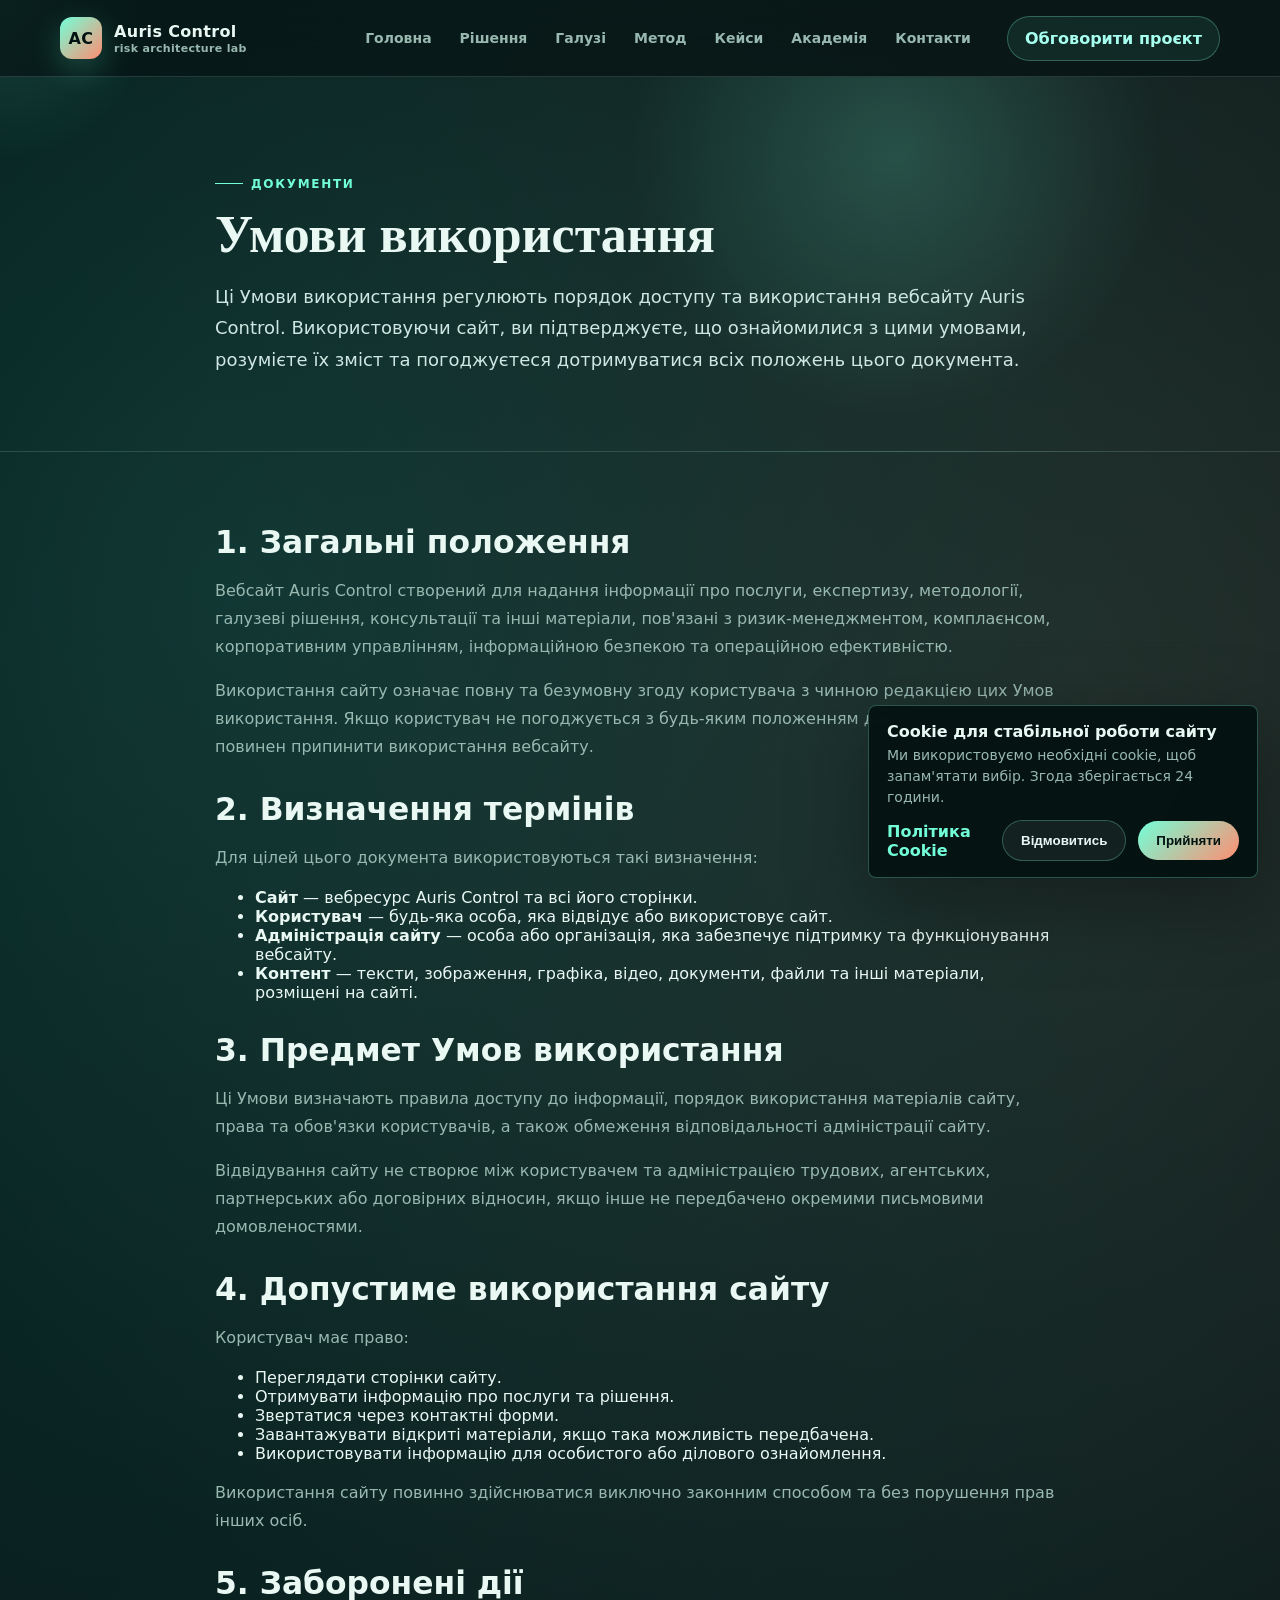
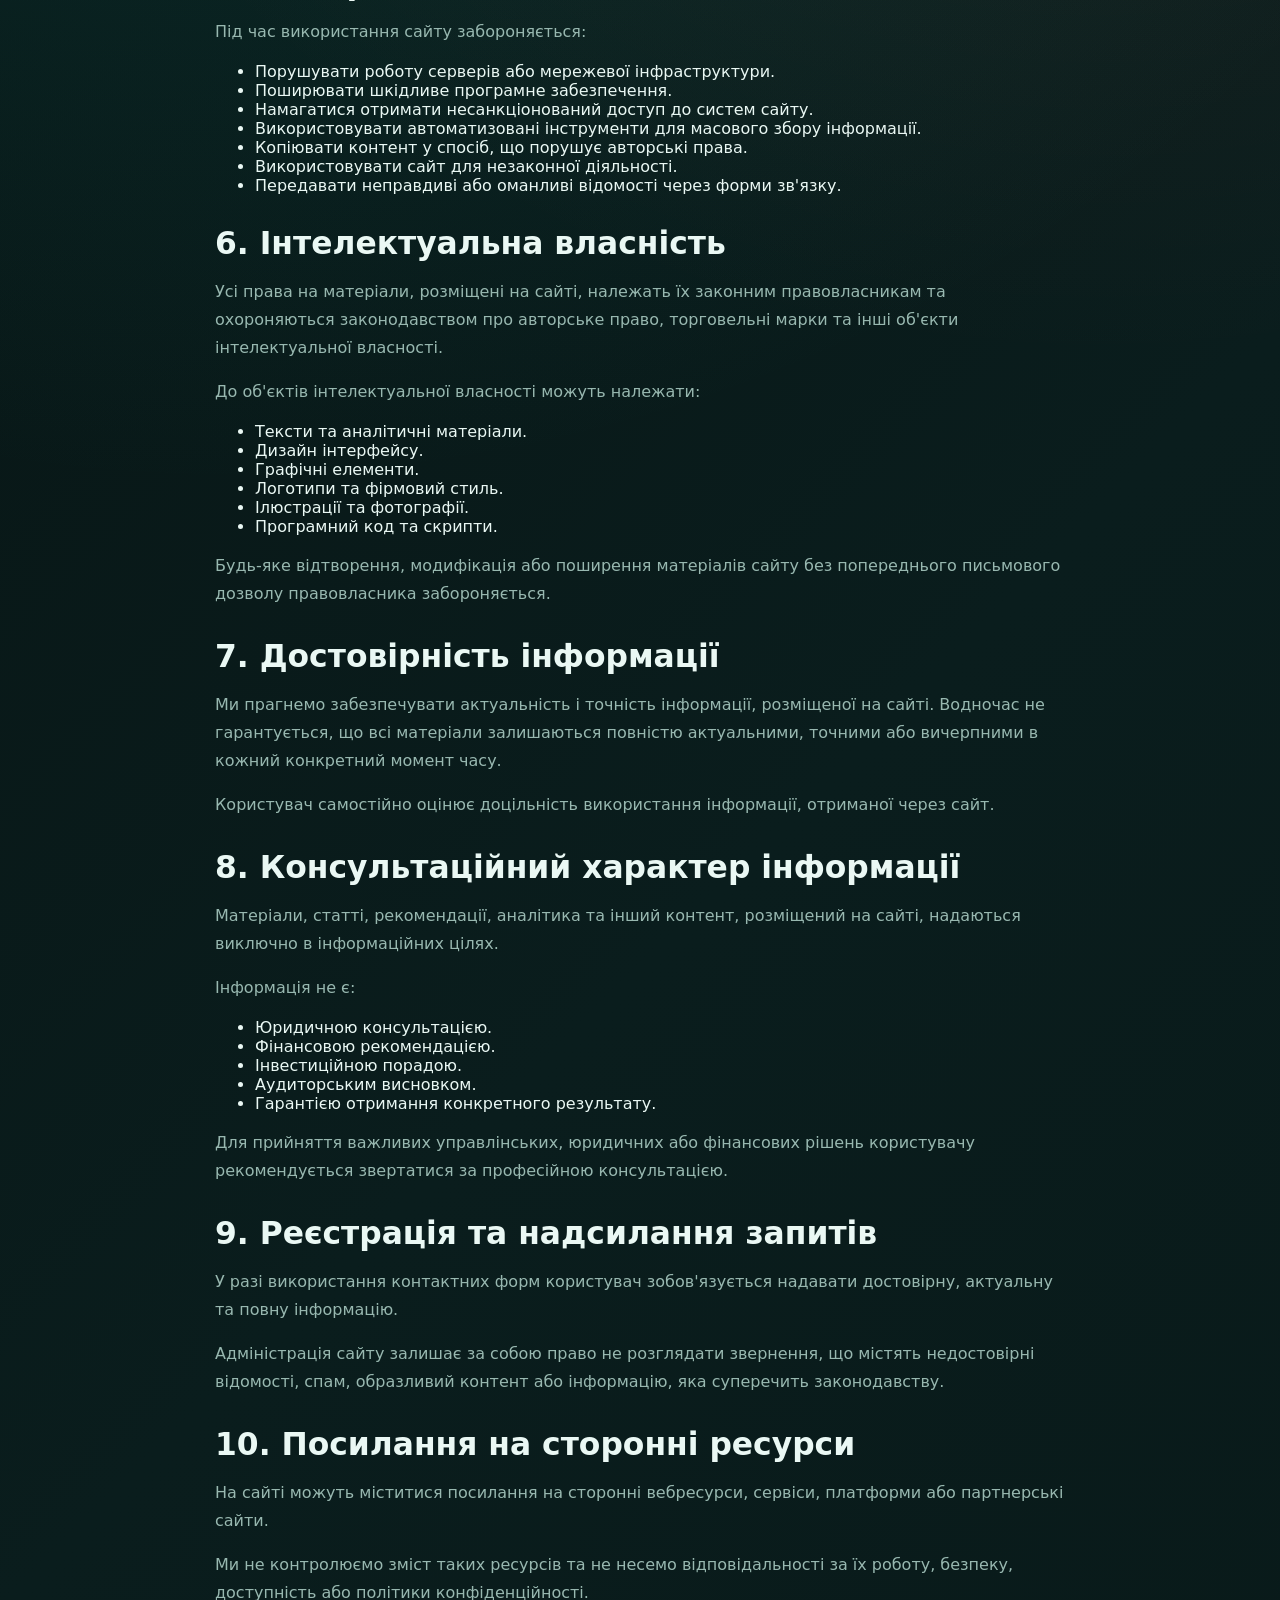
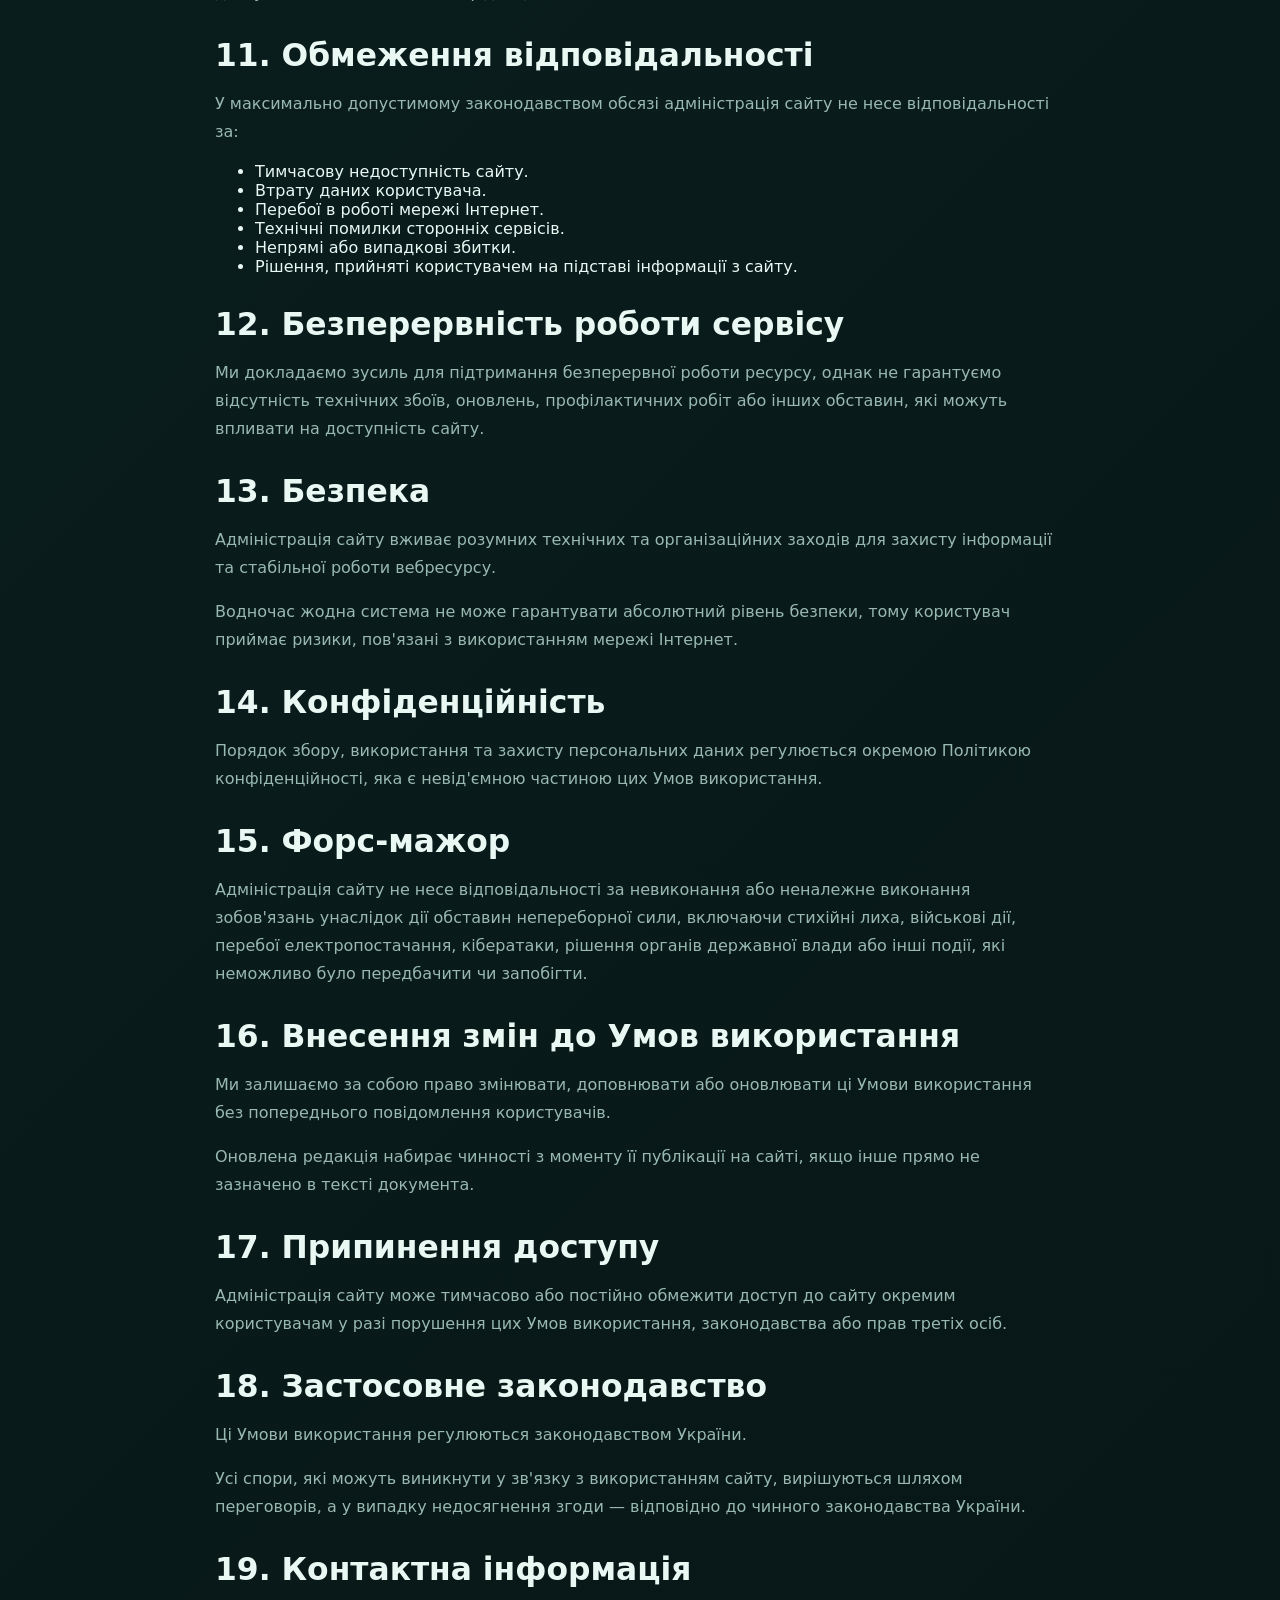
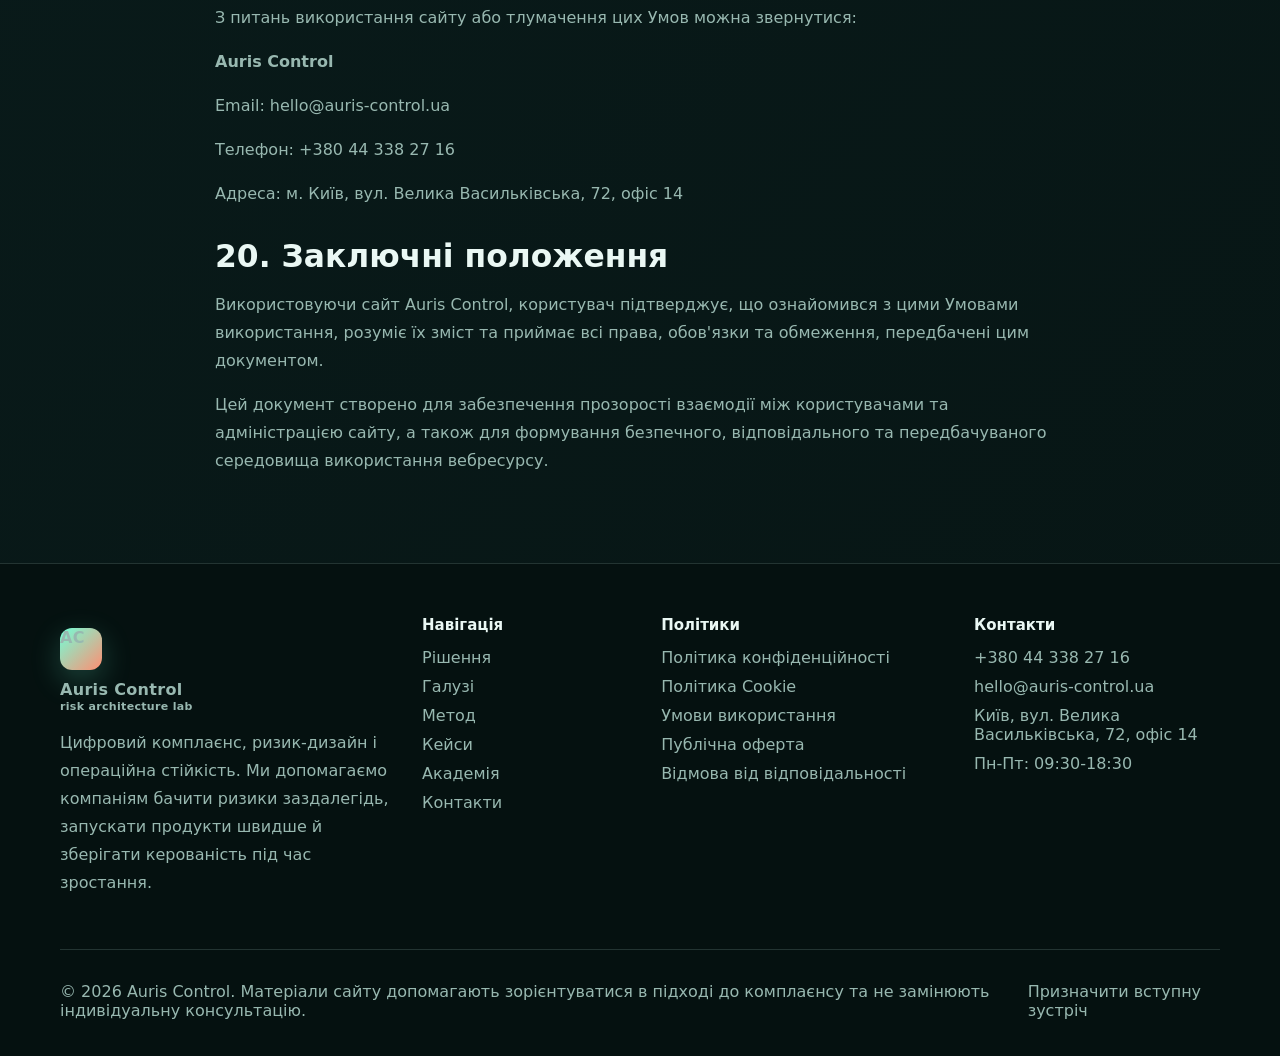
<file: terms.html>
<!doctype html>
<html lang="uk">
  <head>
    <meta charset="utf-8" />
    <meta name="viewport" content="width=device-width, initial-scale=1" />
    <meta name="description" content="Умови використання сайту Auris Control та правила доступу до консультаційних матеріалів." />
    <title>Умови використання - Auris Control</title>
    <link rel="stylesheet" href="assets/css/style.css" />
  <link rel="icon" type="image/svg+xml" href="assets/images/favicon.svg" />
  </head>
  <body class="legal-doc">
    <div class="noise" aria-hidden="true"></div>
    <div class="cursor-glow" aria-hidden="true"></div>
    <header class="site-header">
      <div class="container nav-wrap">
        <a class="brand" href="index.html" aria-label="Auris Control">
          <span class="brand-mark">AC</span>
          <span
            ><strong>Auris Control</strong
            ><small>risk architecture lab</small></span
          >
        </a>
        <button class="nav-toggle" type="button" aria-label="Відкрити меню">
          <span></span><span></span><span></span>
        </button>
        <nav class="main-nav" aria-label="Основна навігація">
          <a class="" href="index.html">Головна</a
          ><a class="" href="solutions.html">Рішення</a
          ><a class="" href="industries.html">Галузі</a
          ><a class="" href="method.html">Метод</a
          ><a class="" href="cases.html">Кейси</a
          ><a class="" href="academy.html">Академія</a
          ><a class="" href="contact.html">Контакти</a>
        </nav>
        <a class="header-cta" href="contact.html">Обговорити проєкт</a>
      </div>
    </header>
    <main>
      <section class="page-hero">
        <div class="container narrow reveal">
          <span class="eyebrow">Документи</span>
          <h1>Умови використання</h1>
          <p>
            Ці Умови використання регулюють порядок доступу та використання
            вебсайту Auris Control. Використовуючи сайт, ви підтверджуєте, що
            ознайомилися з цими умовами, розумієте їх зміст та погоджуєтеся
            дотримуватися всіх положень цього документа.
          </p>
        </div>
      </section>

      <section class="section legal-page">
        <div class="container narrow reveal">
          <h2>1. Загальні положення</h2>

          <p>
            Вебсайт Auris Control створений для надання інформації про послуги,
            експертизу, методології, галузеві рішення, консультації та інші
            матеріали, пов'язані з ризик-менеджментом, комплаєнсом,
            корпоративним управлінням, інформаційною безпекою та операційною
            ефективністю.
          </p>

          <p>
            Використання сайту означає повну та безумовну згоду користувача з
            чинною редакцією цих Умов використання. Якщо користувач не
            погоджується з будь-яким положенням документа, він повинен припинити
            використання вебсайту.
          </p>

          <h2>2. Визначення термінів</h2>

          <p>Для цілей цього документа використовуються такі визначення:</p>

          <ul>
            <li>
              <strong>Сайт</strong> — вебресурс Auris Control та всі його
              сторінки.
            </li>
            <li>
              <strong>Користувач</strong> — будь-яка особа, яка відвідує або
              використовує сайт.
            </li>
            <li>
              <strong>Адміністрація сайту</strong> — особа або організація, яка
              забезпечує підтримку та функціонування вебсайту.
            </li>
            <li>
              <strong>Контент</strong> — тексти, зображення, графіка, відео,
              документи, файли та інші матеріали, розміщені на сайті.
            </li>
          </ul>

          <h2>3. Предмет Умов використання</h2>

          <p>
            Ці Умови визначають правила доступу до інформації, порядок
            використання матеріалів сайту, права та обов'язки користувачів, а
            також обмеження відповідальності адміністрації сайту.
          </p>

          <p>
            Відвідування сайту не створює між користувачем та адміністрацією
            трудових, агентських, партнерських або договірних відносин, якщо
            інше не передбачено окремими письмовими домовленостями.
          </p>

          <h2>4. Допустиме використання сайту</h2>

          <p>Користувач має право:</p>

          <ul>
            <li>Переглядати сторінки сайту.</li>
            <li>Отримувати інформацію про послуги та рішення.</li>
            <li>Звертатися через контактні форми.</li>
            <li>
              Завантажувати відкриті матеріали, якщо така можливість
              передбачена.
            </li>
            <li>
              Використовувати інформацію для особистого або ділового
              ознайомлення.
            </li>
          </ul>

          <p>
            Використання сайту повинно здійснюватися виключно законним способом
            та без порушення прав інших осіб.
          </p>

          <h2>5. Заборонені дії</h2>

          <p>Під час використання сайту забороняється:</p>

          <ul>
            <li>Порушувати роботу серверів або мережевої інфраструктури.</li>
            <li>Поширювати шкідливе програмне забезпечення.</li>
            <li>
              Намагатися отримати несанкціонований доступ до систем сайту.
            </li>
            <li>
              Використовувати автоматизовані інструменти для масового збору
              інформації.
            </li>
            <li>Копіювати контент у спосіб, що порушує авторські права.</li>
            <li>Використовувати сайт для незаконної діяльності.</li>
            <li>
              Передавати неправдиві або оманливі відомості через форми зв'язку.
            </li>
          </ul>

          <h2>6. Інтелектуальна власність</h2>

          <p>
            Усі права на матеріали, розміщені на сайті, належать їх законним
            правовласникам та охороняються законодавством про авторське право,
            торговельні марки та інші об'єкти інтелектуальної власності.
          </p>

          <p>До об'єктів інтелектуальної власності можуть належати:</p>

          <ul>
            <li>Тексти та аналітичні матеріали.</li>
            <li>Дизайн інтерфейсу.</li>
            <li>Графічні елементи.</li>
            <li>Логотипи та фірмовий стиль.</li>
            <li>Ілюстрації та фотографії.</li>
            <li>Програмний код та скрипти.</li>
          </ul>

          <p>
            Будь-яке відтворення, модифікація або поширення матеріалів сайту без
            попереднього письмового дозволу правовласника забороняється.
          </p>

          <h2>7. Достовірність інформації</h2>

          <p>
            Ми прагнемо забезпечувати актуальність і точність інформації,
            розміщеної на сайті. Водночас не гарантується, що всі матеріали
            залишаються повністю актуальними, точними або вичерпними в кожний
            конкретний момент часу.
          </p>

          <p>
            Користувач самостійно оцінює доцільність використання інформації,
            отриманої через сайт.
          </p>

          <h2>8. Консультаційний характер інформації</h2>

          <p>
            Матеріали, статті, рекомендації, аналітика та інший контент,
            розміщений на сайті, надаються виключно в інформаційних цілях.
          </p>

          <p>Інформація не є:</p>

          <ul>
            <li>Юридичною консультацією.</li>
            <li>Фінансовою рекомендацією.</li>
            <li>Інвестиційною порадою.</li>
            <li>Аудиторським висновком.</li>
            <li>Гарантією отримання конкретного результату.</li>
          </ul>

          <p>
            Для прийняття важливих управлінських, юридичних або фінансових
            рішень користувачу рекомендується звертатися за професійною
            консультацією.
          </p>

          <h2>9. Реєстрація та надсилання запитів</h2>

          <p>
            У разі використання контактних форм користувач зобов'язується
            надавати достовірну, актуальну та повну інформацію.
          </p>

          <p>
            Адміністрація сайту залишає за собою право не розглядати звернення,
            що містять недостовірні відомості, спам, образливий контент або
            інформацію, яка суперечить законодавству.
          </p>

          <h2>10. Посилання на сторонні ресурси</h2>

          <p>
            На сайті можуть міститися посилання на сторонні вебресурси, сервіси,
            платформи або партнерські сайти.
          </p>

          <p>
            Ми не контролюємо зміст таких ресурсів та не несемо відповідальності
            за їх роботу, безпеку, доступність або політики конфіденційності.
          </p>

          <h2>11. Обмеження відповідальності</h2>

          <p>
            У максимально допустимому законодавством обсязі адміністрація сайту
            не несе відповідальності за:
          </p>

          <ul>
            <li>Тимчасову недоступність сайту.</li>
            <li>Втрату даних користувача.</li>
            <li>Перебої в роботі мережі Інтернет.</li>
            <li>Технічні помилки сторонніх сервісів.</li>
            <li>Непрямі або випадкові збитки.</li>
            <li>
              Рішення, прийняті користувачем на підставі інформації з сайту.
            </li>
          </ul>

          <h2>12. Безперервність роботи сервісу</h2>

          <p>
            Ми докладаємо зусиль для підтримання безперервної роботи ресурсу,
            однак не гарантуємо відсутність технічних збоїв, оновлень,
            профілактичних робіт або інших обставин, які можуть впливати на
            доступність сайту.
          </p>

          <h2>13. Безпека</h2>

          <p>
            Адміністрація сайту вживає розумних технічних та організаційних
            заходів для захисту інформації та стабільної роботи вебресурсу.
          </p>

          <p>
            Водночас жодна система не може гарантувати абсолютний рівень
            безпеки, тому користувач приймає ризики, пов'язані з використанням
            мережі Інтернет.
          </p>

          <h2>14. Конфіденційність</h2>

          <p>
            Порядок збору, використання та захисту персональних даних
            регулюється окремою Політикою конфіденційності, яка є невід'ємною
            частиною цих Умов використання.
          </p>

          <h2>15. Форс-мажор</h2>

          <p>
            Адміністрація сайту не несе відповідальності за невиконання або
            неналежне виконання зобов'язань унаслідок дії обставин непереборної
            сили, включаючи стихійні лиха, військові дії, перебої
            електропостачання, кібератаки, рішення органів державної влади або
            інші події, які неможливо було передбачити чи запобігти.
          </p>

          <h2>16. Внесення змін до Умов використання</h2>

          <p>
            Ми залишаємо за собою право змінювати, доповнювати або оновлювати ці
            Умови використання без попереднього повідомлення користувачів.
          </p>

          <p>
            Оновлена редакція набирає чинності з моменту її публікації на сайті,
            якщо інше прямо не зазначено в тексті документа.
          </p>

          <h2>17. Припинення доступу</h2>

          <p>
            Адміністрація сайту може тимчасово або постійно обмежити доступ до
            сайту окремим користувачам у разі порушення цих Умов використання,
            законодавства або прав третіх осіб.
          </p>

          <h2>18. Застосовне законодавство</h2>

          <p>Ці Умови використання регулюються законодавством України.</p>

          <p>
            Усі спори, які можуть виникнути у зв'язку з використанням сайту,
            вирішуються шляхом переговорів, а у випадку недосягнення згоди —
            відповідно до чинного законодавства України.
          </p>

          <h2>19. Контактна інформація</h2>

          <p>
            З питань використання сайту або тлумачення цих Умов можна
            звернутися:
          </p>

          <p><strong>Auris Control</strong></p>
          <p>Email: hello@auris-control.ua</p>
          <p>Телефон: +380 44 338 27 16</p>
          <p>Адреса: м. Київ, вул. Велика Васильківська, 72, офіс 14</p>

          <h2>20. Заключні положення</h2>

          <p>
            Використовуючи сайт Auris Control, користувач підтверджує, що
            ознайомився з цими Умовами використання, розуміє їх зміст та приймає
            всі права, обов'язки та обмеження, передбачені цим документом.
          </p>

          <p>
            Цей документ створено для забезпечення прозорості взаємодії між
            користувачами та адміністрацією сайту, а також для формування
            безпечного, відповідального та передбачуваного середовища
            використання вебресурсу.
          </p>
        </div>
      </section>
    </main>
    <footer class="footer">
    <div class="container footer-grid">
      <div>
        <a class="brand footer-brand" href="index.html"><span class="brand-mark">AC</span><span><strong>Auris Control</strong><small>risk architecture lab</small></span></a>
        <p>Цифровий комплаєнс, ризик-дизайн і операційна стійкість. Ми допомагаємо компаніям бачити ризики заздалегідь, запускати продукти швидше й зберігати керованість під час зростання.</p>
      </div>
      <div>
        <h3>Навігація</h3>
        <a href="solutions.html">Рішення</a>
        <a href="industries.html">Галузі</a>
        <a href="method.html">Метод</a>
        <a href="cases.html">Кейси</a>
        <a href="academy.html">Академія</a>
        <a href="contact.html">Контакти</a>
      </div>
      <div>
        <h3>Політики</h3>
        <a href="privacy.html">Політика конфіденційності</a>
        <a href="cookie-policy.html">Політика Cookie</a>
        <a href="terms.html">Умови використання</a>
        <a href="offer-agreement.html">Публічна оферта</a>
        <a href="disclaimer.html">Відмова від відповідальності</a>
      </div>
      <div>
        <h3>Контакти</h3>
        <a href="tel:+380443382716">+380 44 338 27 16</a>
        <a href="mailto:hello@auris-control.ua">hello@auris-control.ua</a>
        <span>Київ, вул. Велика Васильківська, 72, офіс 14</span>
        <span>Пн-Пт: 09:30-18:30</span>
      </div>
    </div>
    <div class="container footer-bottom">
      <span>© 2026 Auris Control. Матеріали сайту допомагають зорієнтуватися в підході до комплаєнсу та не замінюють індивідуальну консультацію.</span>
      <a href="contact.html">Призначити вступну зустріч</a>
    </div>
  </footer>
    <script src="assets/js/main.js"></script>
    <div class="cookie-banner" data-cookie-banner>
    <div>
      <strong>Cookie для стабільної роботи сайту</strong>
      <p>Ми використовуємо необхідні cookie, щоб запам'ятати вибір. Згода зберігається 24 години.</p>
    </div>
    <div class="cookie-actions">
      <a href="cookie-policy.html">Політика Cookie</a>
      <button class="cookie-reject" type="button" data-cookie-reject>Відмовитись</button>
      <button type="button" data-cookie-accept>Прийняти</button>
    </div>
  </div>
</body>
</html>
</file>
<file: assets/css/style.css>
:root {
  --bg: #071514;
  --bg-2: #0b2222;
  --ink: #eaf8f4;
  --muted: #98b8b0;
  --line: rgba(206, 255, 239, 0.15);
  --line-strong: rgba(128, 255, 221, 0.28);
  --card: rgba(10, 35, 34, 0.74);
  --card-2: rgba(13, 48, 46, 0.92);
  --mint: #72ffd8;
  --teal: #18b9ad;
  --aqua: #a7fff0;
  --coral: #ff8e72;
  --cream: #f3fff9;
  --shadow: 0 24px 80px rgba(0, 0, 0, 0.34);
}
* { box-sizing: border-box; }
html { scroll-behavior: smooth; }
body {
  margin: 0;
  font-family: "Segoe UI", system-ui, -apple-system, BlinkMacSystemFont, Arial, sans-serif;
  color: var(--ink);
  background:
    radial-gradient(circle at 18% 10%, rgba(24, 185, 173, 0.2), transparent 28%),
    radial-gradient(circle at 86% 12%, rgba(255, 142, 114, 0.11), transparent 24%),
    linear-gradient(135deg, #06100f 0%, #0a1d1d 45%, #071514 100%);
  overflow-x: hidden;
}
a { color: inherit; text-decoration: none; }
img { max-width: 100%; display: block; }
.noise {
  position: fixed; inset: 0; pointer-events: none; opacity: .08; z-index: 20;
  background-image: linear-gradient(115deg, rgba(255,255,255,.12) 1px, transparent 1px);
  background-size: 4px 4px;
  mix-blend-mode: screen;
}
.cursor-glow {
  position: fixed; width: 360px; height: 360px; pointer-events: none; border-radius: 50%;
  background: radial-gradient(circle, rgba(114,255,216,.14), transparent 64%);
  transform: translate(-50%, -50%);
  z-index: 1;
}
.container { width: min(1160px, calc(100% - 40px)); margin: 0 auto; position: relative; z-index: 2; }
.narrow { width: min(850px, calc(100% - 40px)); }
.site-header {
  position: sticky; top: 0; z-index: 50;
  background: rgba(5, 18, 18, .68);
  border-bottom: 1px solid var(--line);
  backdrop-filter: blur(20px);
}
.nav-wrap { min-height: 76px; display: flex; align-items: center; gap: 24px; }
.brand { display: inline-flex; align-items: center; gap: 12px; font-weight: 800; letter-spacing: .02em; }
.brand small { display: block; color: var(--muted); font-size: 11px; font-weight: 600; margin-top: 1px; }
.brand-mark {
  width: 42px; height: 42px; border-radius: 12px; display: grid; place-items: center;
  color: #031312; font-weight: 900;
  background: linear-gradient(135deg, var(--mint), var(--coral));
  box-shadow: 0 10px 30px rgba(114,255,216,.22);
}
.main-nav { margin-left: auto; display: flex; align-items: center; gap: 4px; }
.main-nav a {
  padding: 10px 12px; border-radius: 999px; color: var(--muted); font-weight: 700; font-size: 14px;
  transition: .25s ease;
}
.main-nav a:hover, .main-nav a.active { color: var(--ink); background: rgba(255,255,255,.07); }
.header-cta {
  padding: 12px 17px; border: 1px solid var(--line-strong); border-radius: 999px;
  color: var(--aqua); font-weight: 800; background: rgba(114,255,216,.08);
}
.nav-toggle { display: none; margin-left: auto; width: 44px; height: 44px; border: 1px solid var(--line); border-radius: 10px; background: rgba(255,255,255,.04); }
.nav-toggle span { display: block; width: 20px; height: 2px; margin: 5px auto; background: var(--ink); }
.hero { position: relative; min-height: calc(100vh - 76px); display: flex; align-items: center; overflow: hidden; }
.hero-media { position: absolute; inset: 0; z-index: 0; }
.hero-media img { width: 100%; height: 100%; object-fit: cover; opacity: .58; filter: saturate(1.08) contrast(1.05); }
.hero-media::after { content: ""; position: absolute; inset: 0; background: linear-gradient(90deg, rgba(4,14,14,.96) 0%, rgba(5,17,17,.72) 42%, rgba(5,17,17,.28) 100%), linear-gradient(0deg, var(--bg) 0%, transparent 28%); }
.signal-canvas { position: absolute; inset: 0; z-index: 1; opacity: .44; }
.hero-grid { display: grid; grid-template-columns: minmax(0, 1.08fr) 340px; gap: 44px; align-items: center; padding: 54px 0 34px; }
.eyebrow { display: inline-flex; align-items: center; gap: 8px; color: var(--mint); font-weight: 800; text-transform: uppercase; letter-spacing: .14em; font-size: 12px; }
.eyebrow::before { content: ""; width: 28px; height: 1px; background: var(--mint); }
h1, h2, h3 { margin: 0; line-height: 1.04; }
h1 { font-family: Georgia, "Times New Roman", serif; font-size: clamp(40px, 5.2vw, 70px); max-width: 760px; margin-top: 16px; }
h2 { font-size: clamp(32px, 4.2vw, 56px); letter-spacing: -.02em; }
h3 { font-size: 21px; }
p { color: var(--muted); line-height: 1.75; font-size: 16px; }
.lead { font-size: 18px; max-width: 690px; color: #c9e4df; }
.hero-actions { display: flex; gap: 14px; flex-wrap: wrap; margin-top: 24px; }
.btn { display: inline-flex; align-items: center; justify-content: center; min-height: 48px; padding: 0 22px; border-radius: 999px; font-weight: 900; border: 1px solid transparent; cursor: pointer; }
.btn-primary { color: #031312; background: linear-gradient(135deg, var(--mint), #8affbf 58%, var(--coral)); box-shadow: 0 18px 60px rgba(114,255,216,.22); }
.btn-ghost { color: var(--ink); border-color: var(--line-strong); background: rgba(255,255,255,.05); }
.hero-facts, .stat-row { display: grid; grid-template-columns: repeat(3, 1fr); gap: 14px; margin-top: 26px; }
.hero-facts div, .stat-row div {
  padding: 14px; border: 1px solid var(--line); border-radius: 8px; background: rgba(3,18,18,.56);
}
.hero-facts strong, .stat-row strong { display: block; font-size: 30px; color: var(--mint); }
.hero-facts span, .stat-row span { color: var(--muted); font-size: 13px; line-height: 1.45; display: block; margin-top: 4px; }
.hero-panel {
  border: 1px solid var(--line-strong); border-radius: 8px; padding: 20px;
  background: linear-gradient(180deg, rgba(9,40,39,.86), rgba(4,16,16,.72));
  box-shadow: var(--shadow); backdrop-filter: blur(16px);
}
.panel-label { color: var(--coral); font-size: 12px; text-transform: uppercase; letter-spacing: .18em; font-weight: 900; }
.radar { width: 168px; height: 168px; border-radius: 50%; margin: 28px auto; position: relative; border: 1px solid var(--line-strong); background: radial-gradient(circle, rgba(114,255,216,.16), transparent 64%); overflow: hidden; }
.radar span { position: absolute; inset: 18%; border: 1px solid rgba(114,255,216,.22); border-radius: 50%; }
.radar span:nth-child(2) { inset: 34%; } .radar span:nth-child(3) { inset: 50%; }
.radar i { position: absolute; width: 50%; height: 2px; left: 50%; top: 50%; transform-origin: left; background: linear-gradient(90deg, var(--mint), transparent); animation: sweep 4s linear infinite; }
@keyframes sweep { to { transform: rotate(360deg); } }
.pulse-list { padding: 0; margin: 0; list-style: none; display: grid; gap: 12px; }
.pulse-list li { padding: 12px; border: 1px solid var(--line); border-radius: 8px; color: #cce8e1; background: rgba(255,255,255,.04); }
.section { padding: 104px 0; position: relative; }
.dark-band { background: linear-gradient(180deg, rgba(4,18,18,.72), rgba(12,44,42,.48)); border-block: 1px solid var(--line); }
.split { display: grid; grid-template-columns: 1fr 1fr; gap: 54px; align-items: center; }
.visual-card { border-radius: 8px; overflow: hidden; border: 1px solid var(--line-strong); box-shadow: var(--shadow); position: relative; }
.visual-card::after { content: ""; position: absolute; inset: 0; background: linear-gradient(135deg, rgba(114,255,216,.18), transparent 52%); pointer-events: none; }
.visual-card img { width: 100%; height: 460px; object-fit: cover; }
.feature-grid, .service-orbit, .pricing-grid, .industry-grid, .case-grid, .academy-grid, .format-grid, .prep-grid, .signal-grid, .loop-grid {
  display: grid; gap: 18px;
}
.feature-grid { grid-template-columns: repeat(2, 1fr); margin-top: 28px; }
.feature-grid article, .orbit-card, .price-card, .industry-card, .case-card, .academy-card, .format-card, .prep-card, .signal-card, .loop-card, .contact-card, .contact-form, .method-board, .tab-panel {
  border: 1px solid var(--line); border-radius: 8px; background: var(--card); padding: 24px; box-shadow: 0 16px 48px rgba(0,0,0,.16);
}
.section-head { margin-bottom: 34px; max-width: 760px; }
.section-head.centered { text-align: center; margin-inline: auto; }
.section-head.centered .eyebrow { justify-content: center; }
.service-orbit { grid-template-columns: repeat(3, 1fr); }
.orbit-card { min-height: 230px; position: relative; overflow: hidden; transition: transform .25s ease, border-color .25s ease; }
.orbit-card:hover, .industry-card:hover, .case-card:hover, .academy-card:hover { transform: translateY(-6px); border-color: var(--line-strong); }
.orbit-card span, .loop-card span, .price-card span, .case-card span { color: var(--mint); font-weight: 900; letter-spacing: .12em; text-transform: uppercase; font-size: 12px; }
.timeline { display: grid; grid-template-columns: repeat(4, 1fr); gap: 1px; border: 1px solid var(--line); border-radius: 8px; overflow: hidden; background: var(--line); }
.timeline div { background: rgba(8,31,30,.88); padding: 26px; }
.timeline span { color: var(--coral); font-weight: 900; font-size: 12px; text-transform: uppercase; }
.cta-panel { display: flex; align-items: center; justify-content: space-between; gap: 30px; border: 1px solid var(--line-strong); border-radius: 8px; padding: 42px; background: linear-gradient(135deg, rgba(114,255,216,.14), rgba(255,142,114,.1)); }
.page-hero { padding: 126px 0 76px; background: radial-gradient(circle at 70% 20%, rgba(114,255,216,.18), transparent 28%); border-bottom: 1px solid var(--line); }
.page-hero h1 { font-size: clamp(44px, 6vw, 76px); }
.page-hero p { font-size: 20px; color: #cfe7e2; }
.tabs { display: flex; flex-wrap: wrap; gap: 10px; margin-bottom: 24px; }
.tabs button, .academy-card button, .faq-item button {
  border: 1px solid var(--line); background: rgba(255,255,255,.05); color: var(--ink); border-radius: 999px; padding: 12px 18px; font-weight: 900; cursor: pointer;
}
.tabs button.active { background: var(--mint); color: #031312; }
.tab-panel { display: none; grid-template-columns: 1.3fr .7fr; gap: 32px; align-items: start; }
.tab-panel.active { display: grid; }
.check-list, .price-card ul, .case-card ul { margin: 0; padding: 0; list-style: none; display: grid; gap: 12px; }
.check-list li, .price-card li, .case-card li { padding-left: 26px; position: relative; color: #d4eee8; }
.check-list li::before, .price-card li::before, .case-card li::before { content: ""; position: absolute; left: 0; top: .7em; width: 10px; height: 10px; border-radius: 50%; background: var(--mint); box-shadow: 0 0 18px var(--mint); }
.pricing-grid { grid-template-columns: repeat(3, 1fr); }
.price-card { display: flex; flex-direction: column; min-height: 390px; }
.price-card a, .industry-card a { margin-top: auto; color: var(--mint); font-weight: 900; }
.industry-grid { grid-template-columns: repeat(3, 1fr); }
.signal-grid { grid-template-columns: repeat(3, 1fr); }
.loop-grid { grid-template-columns: repeat(5, 1fr); }
.loop-card { min-height: 300px; }
.method-board { display: grid; gap: 14px; background: radial-gradient(circle at 20% 10%, rgba(114,255,216,.18), rgba(5,18,18,.72)); }
.method-board div { padding: 22px; border: 1px solid var(--line); border-radius: 8px; display: flex; justify-content: space-between; align-items: center; }
.method-board span { color: var(--coral); text-transform: uppercase; letter-spacing: .14em; font-weight: 900; font-size: 12px; }
.method-board b { font-size: 22px; }
.faq { display: grid; gap: 12px; }
.faq-item { padding: 0; overflow: hidden; }
.faq-item button { width: 100%; text-align: left; border: 0; border-radius: 0; background: transparent; padding: 22px 24px; font-size: 17px; }
.faq-item div { display: none; padding: 0 24px 22px; }
.faq-item.open div { display: block; }
.case-grid { grid-template-columns: repeat(2, 1fr); }
.academy-grid { grid-template-columns: repeat(3, 1fr); }
.academy-card button { border-radius: 8px; color: var(--mint); }
.format-grid { grid-template-columns: repeat(4, 1fr); }
.contact-grid { display: grid; grid-template-columns: .85fr 1.15fr; gap: 34px; align-items: start; }
.contact-lines { display: grid; gap: 12px; margin-top: 24px; }
.contact-lines a, .contact-lines span { padding: 14px; border: 1px solid var(--line); border-radius: 8px; color: #dff8f2; }
.mini-map { height: 240px; margin-top: 24px; border-radius: 8px; border: 1px solid var(--line); position: relative; overflow: hidden; background: linear-gradient(135deg, rgba(114,255,216,.12), rgba(255,142,114,.08)); }
.mini-map span { position: absolute; background: rgba(255,255,255,.08); }
.mini-map span:nth-child(1) { left: 12%; top: 0; width: 9px; height: 100%; }
.mini-map span:nth-child(2) { left: 0; top: 42%; width: 100%; height: 9px; }
.mini-map span:nth-child(3) { right: 22%; top: 0; width: 9px; height: 100%; transform: rotate(18deg); }
.mini-map b { position: absolute; left: 48%; top: 42%; width: 54px; height: 54px; display: grid; place-items: center; border-radius: 50%; background: var(--mint); color: #031312; box-shadow: 0 0 0 12px rgba(114,255,216,.12); }
.contact-form { display: grid; gap: 16px; }
label { display: grid; gap: 8px; color: var(--ink); font-weight: 800; }
input, textarea { width: 100%; border: 1px solid var(--line); border-radius: 8px; background: rgba(255,255,255,.05); color: var(--ink); padding: 15px 16px; font: inherit; outline: none; }
input:focus, textarea:focus { border-color: var(--mint); box-shadow: 0 0 0 4px rgba(114,255,216,.08); }
.form-note { font-size: 13px; margin: 0; }
.prep-grid { grid-template-columns: repeat(3, 1fr); }
.legal-page h2 { margin-top: 34px; }
.footer { border-top: 1px solid var(--line); padding: 54px 0 26px; background: #051110; }
.footer-grid { display: grid; grid-template-columns: 1.35fr .85fr 1.15fr 1fr; gap: 30px; }
.footer h3 { font-size: 15px; margin-bottom: 14px; }
.footer a, .footer span { display: block; color: var(--muted); margin: 10px 0; }
.footer-bottom { border-top: 1px solid var(--line); margin-top: 36px; padding-top: 22px; display: flex; justify-content: space-between; gap: 16px; color: var(--muted); }
.reveal { opacity: 0; transform: translateY(24px); transition: .7s cubic-bezier(.2,.7,.2,1); transition-delay: var(--delay, 0ms); }
.reveal.visible { opacity: 1; transform: translateY(0); }
.toast { position: fixed; right: 22px; bottom: 22px; z-index: 80; padding: 14px 18px; border-radius: 8px; background: var(--mint); color: #031312; font-weight: 900; box-shadow: var(--shadow); }
@media (max-width: 980px) {
  .header-cta { display: none; }
  .nav-toggle { display: block; }
  .main-nav { position: absolute; left: 20px; right: 20px; top: 76px; display: none; flex-direction: column; align-items: stretch; padding: 16px; border: 1px solid var(--line); border-radius: 8px; background: rgba(5,18,18,.96); }
  .main-nav.open { display: flex; }
  .hero-grid, .split, .tab-panel, .contact-grid { grid-template-columns: 1fr; }
  .hero { min-height: auto; }
  .hero-panel { max-width: 460px; }
  .service-orbit, .pricing-grid, .industry-grid, .signal-grid, .academy-grid, .prep-grid, .case-grid, .format-grid { grid-template-columns: repeat(2, 1fr); }
  .loop-grid, .timeline { grid-template-columns: 1fr 1fr; }
  .footer-grid { grid-template-columns: 1fr 1fr; }
}
@media (max-width: 640px) {
  .container, .narrow { width: min(100% - 28px, 1160px); }
  h1 { font-size: 44px; }
  .hero-grid { padding-top: 78px; }
  .hero-facts, .stat-row, .feature-grid, .service-orbit, .pricing-grid, .industry-grid, .signal-grid, .academy-grid, .prep-grid, .case-grid, .format-grid, .loop-grid, .timeline, .footer-grid { grid-template-columns: 1fr; }
  .section { padding: 70px 0; }
  .cta-panel, .footer-bottom { flex-direction: column; align-items: flex-start; }
  .visual-card img { height: 320px; }
}
.hero-panel h2 { font-size: 38px; }
.cookie-banner {
  position: fixed; left: auto; right: 22px; bottom: 22px; z-index: 90;
  display: block;
  width: min(390px, calc(100vw - 28px)); margin: 0; padding: 16px 18px; border: 1px solid var(--line-strong);
  border-radius: 8px; background: rgba(5, 18, 18, .96); box-shadow: var(--shadow); backdrop-filter: blur(18px);
}
.cookie-banner[hidden] { display: none; }
.cookie-banner strong { display: block; margin-bottom: 4px; }
.cookie-banner p { margin: 0; font-size: 14px; line-height: 1.5; }
.cookie-actions { display: flex; align-items: center; justify-content: space-between; gap: 12px; margin-top: 12px; }
.cookie-actions a { color: var(--mint); font-weight: 900; }
.cookie-actions button {
  border: 0; border-radius: 999px; padding: 12px 18px; cursor: pointer; font-weight: 900;
  color: #031312; background: linear-gradient(135deg, var(--mint), var(--coral));
}
@media (max-height: 760px) and (min-width: 981px) {
  .hero-copy .eyebrow { font-size: 11px; }
  .hero h1 { font-size: clamp(38px, 4.6vw, 62px); }
  .lead { font-size: 16px; line-height: 1.6; }
  .hero-panel h2 { font-size: 32px; }
  .pulse-list li { padding: 9px; font-size: 13px; }
}
@media (max-width: 640px) {
  .cookie-banner { left: 14px; right: 14px; bottom: 14px; width: auto; }
  .cookie-actions { width: 100%; justify-content: space-between; }
}

.hero .reveal { opacity: 1; transform: none; }

.cookie-actions .cookie-reject {
  color: var(--ink);
  background: rgba(255,255,255,.06);
  border: 1px solid var(--line-strong);
}

/* LEGAL DOCUMENT TYPE SCALE */
.legal-doc .page-hero {
  padding: 92px 0 58px;
}

.legal-doc .page-hero h1 {
  font-size: clamp(34px, 4.1vw, 52px);
  line-height: 1.08;
  letter-spacing: 0;
  max-width: 900px;
}

.legal-doc .page-hero p {
  font-size: 18px;
}

.legal-doc .legal-page {
  padding-top: 72px;
  padding-bottom: 72px;
}

.legal-doc .legal-page h2 {
  font-size: clamp(24px, 2.45vw, 36px);
  line-height: 1.18;
  letter-spacing: 0;
  margin-top: 30px;
  margin-bottom: 14px;
}

.legal-doc .legal-page h2:first-child {
  margin-top: 0;
}

@media (max-width: 640px) {
  .legal-doc .page-hero {
    padding: 70px 0 46px;
  }

  .legal-doc .page-hero h1 {
    font-size: clamp(30px, 9vw, 42px);
  }

  .legal-doc .page-hero p {
    font-size: 16px;
  }

  .legal-doc .legal-page {
    padding-top: 52px;
    padding-bottom: 52px;
  }

  .legal-doc .legal-page h2 {
    font-size: clamp(22px, 7vw, 30px);
  }
}
/* END LEGAL DOCUMENT TYPE SCALE */
</file>
